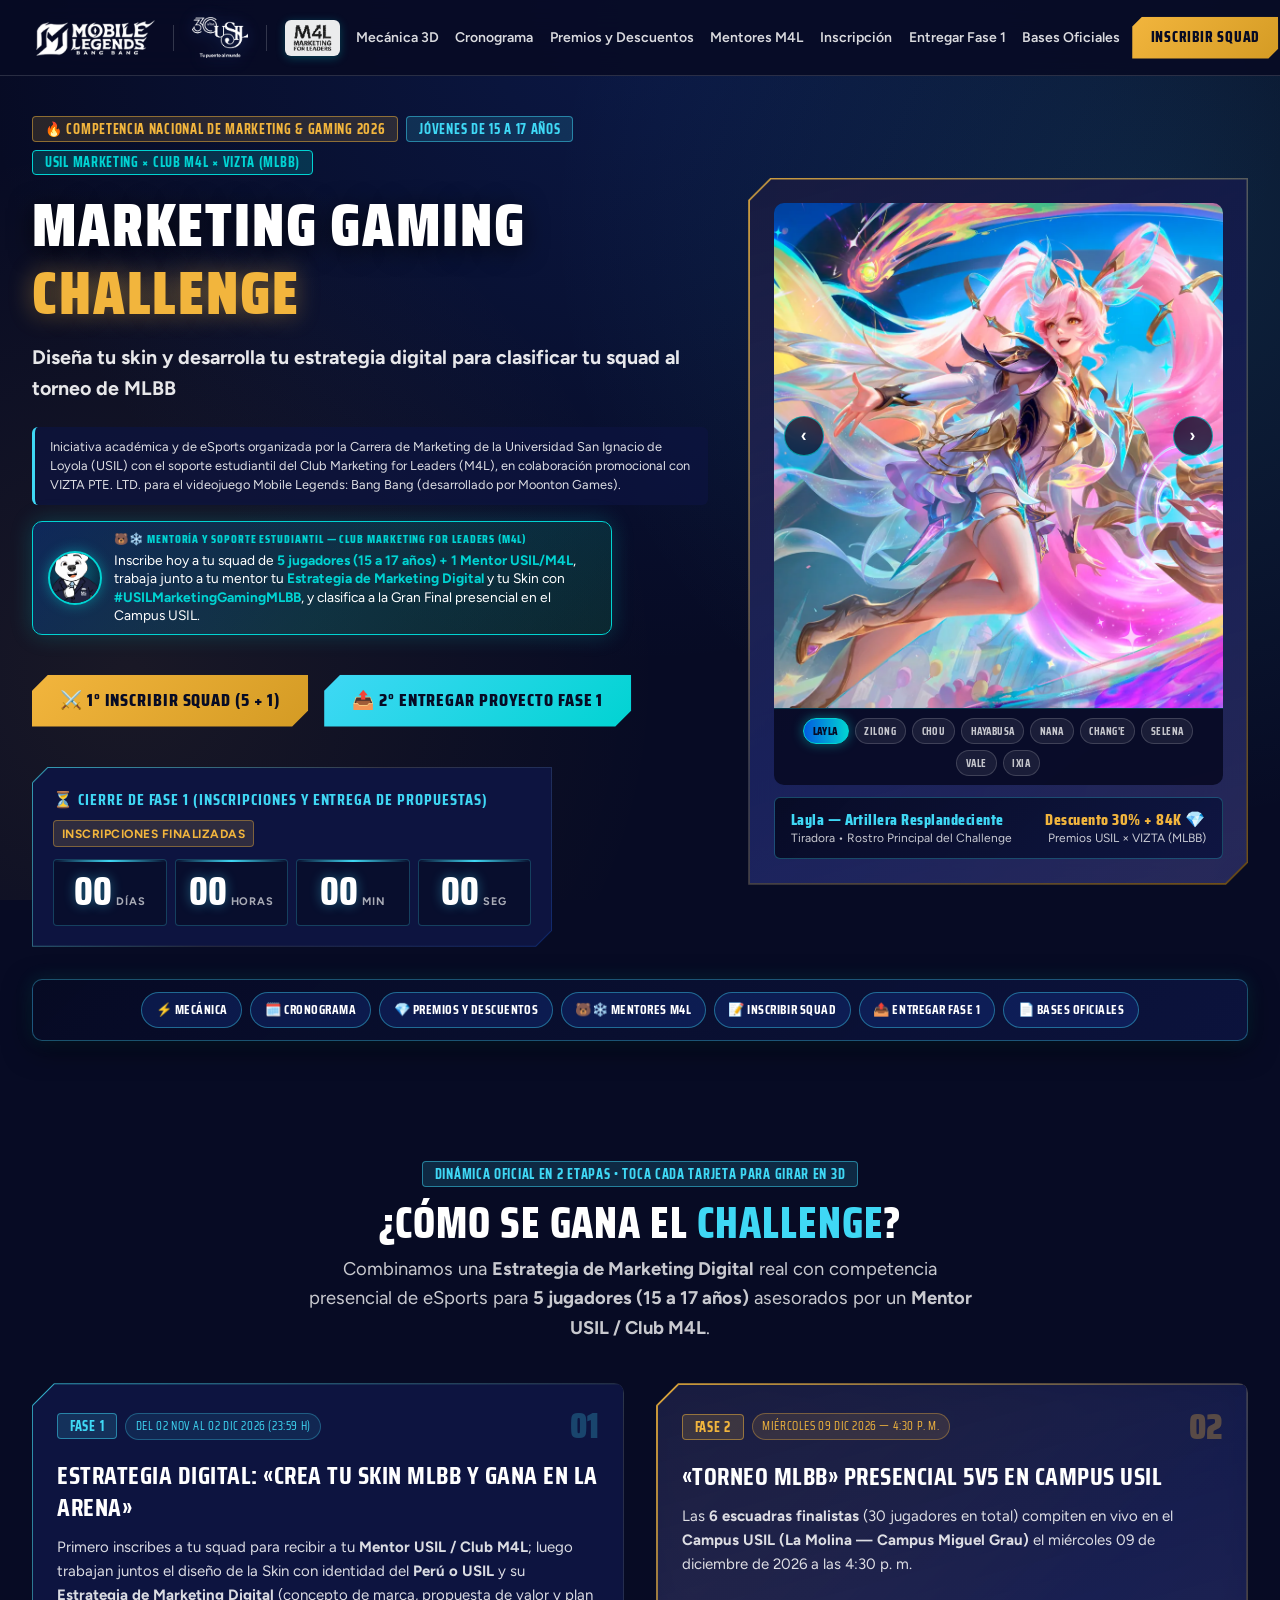
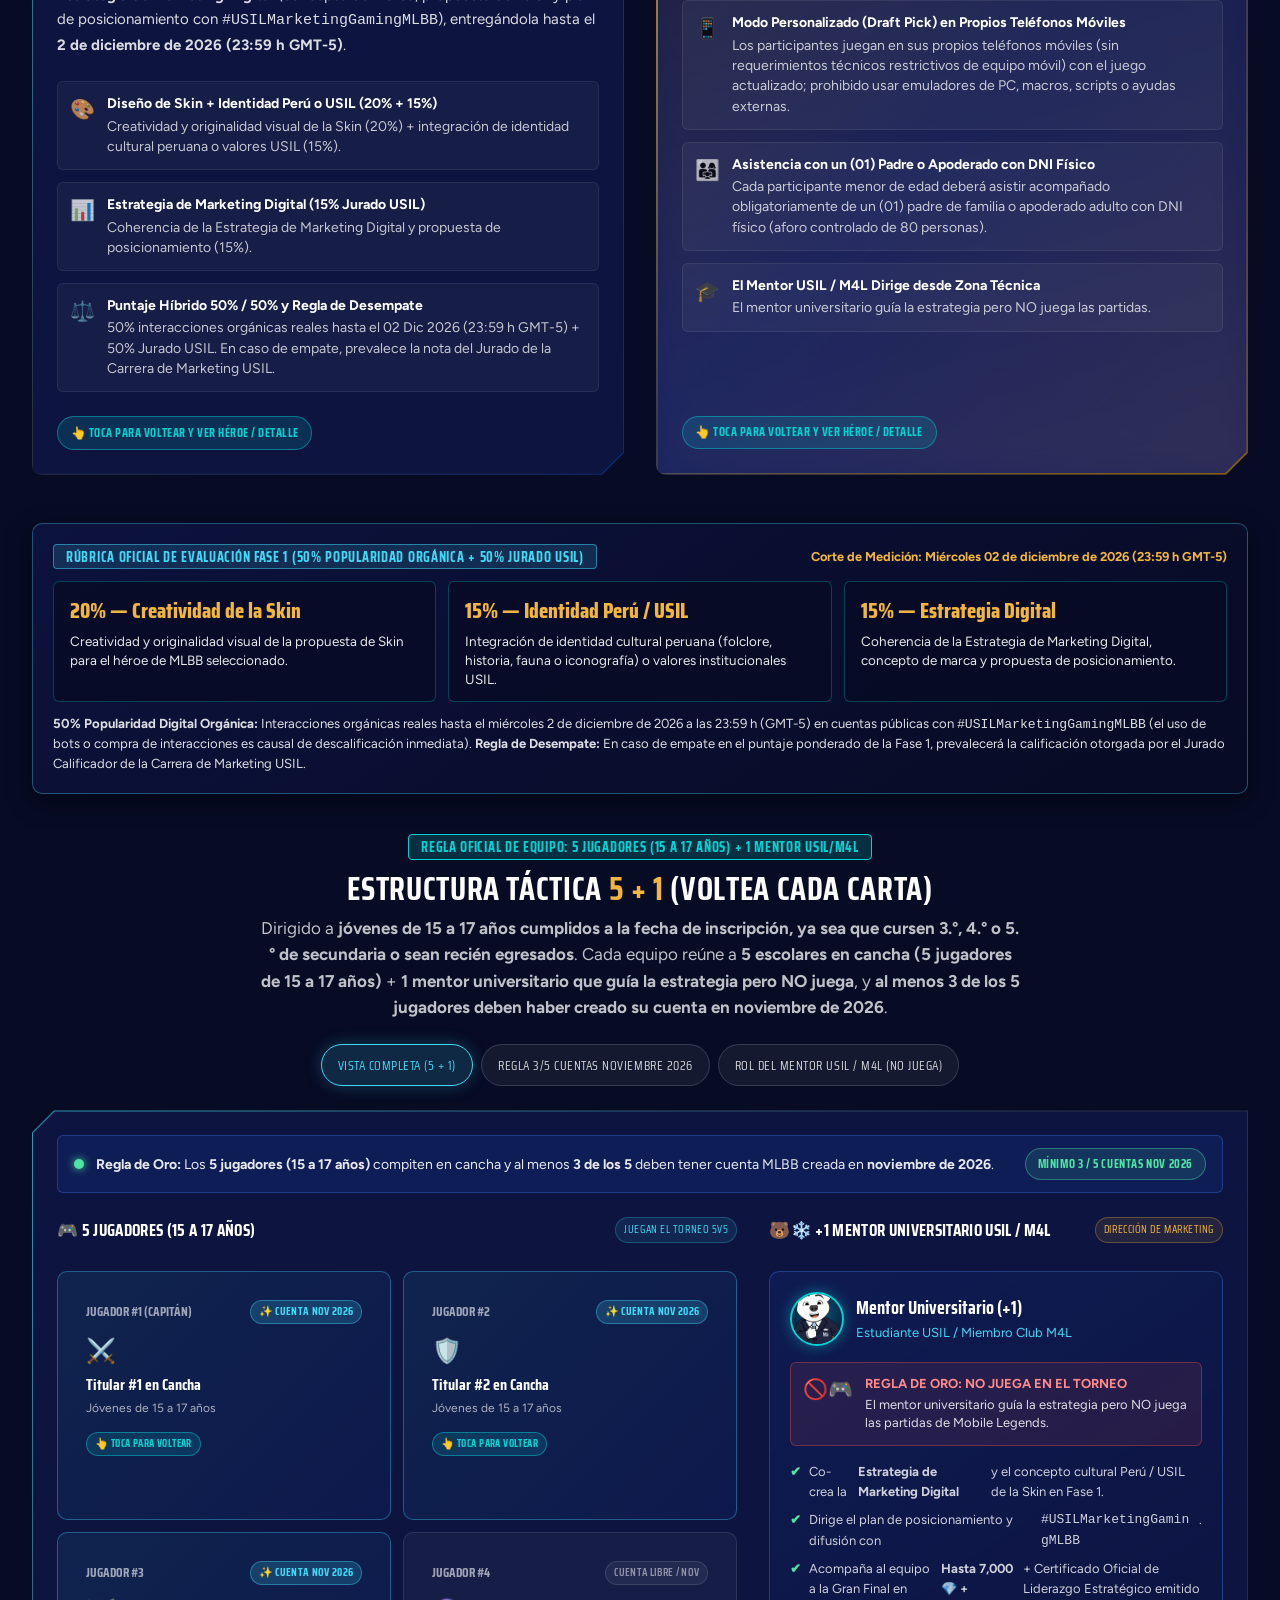
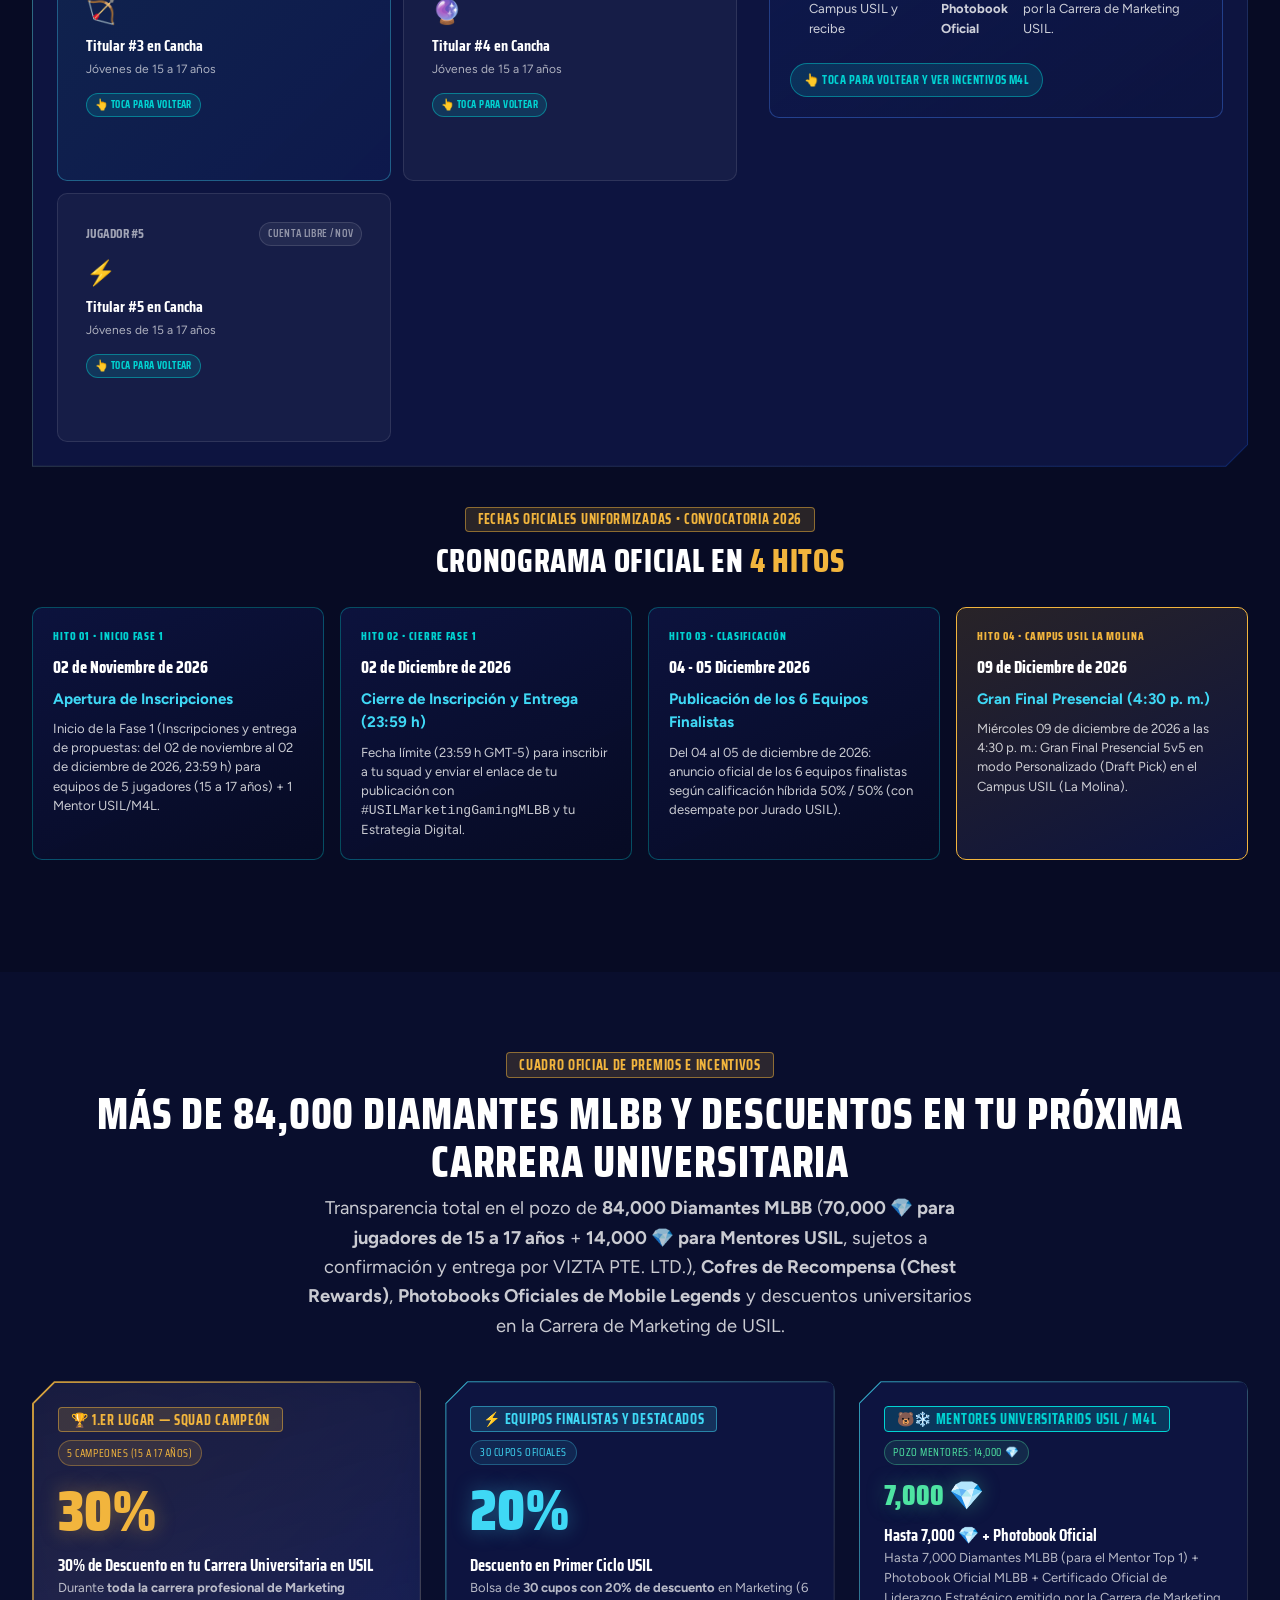
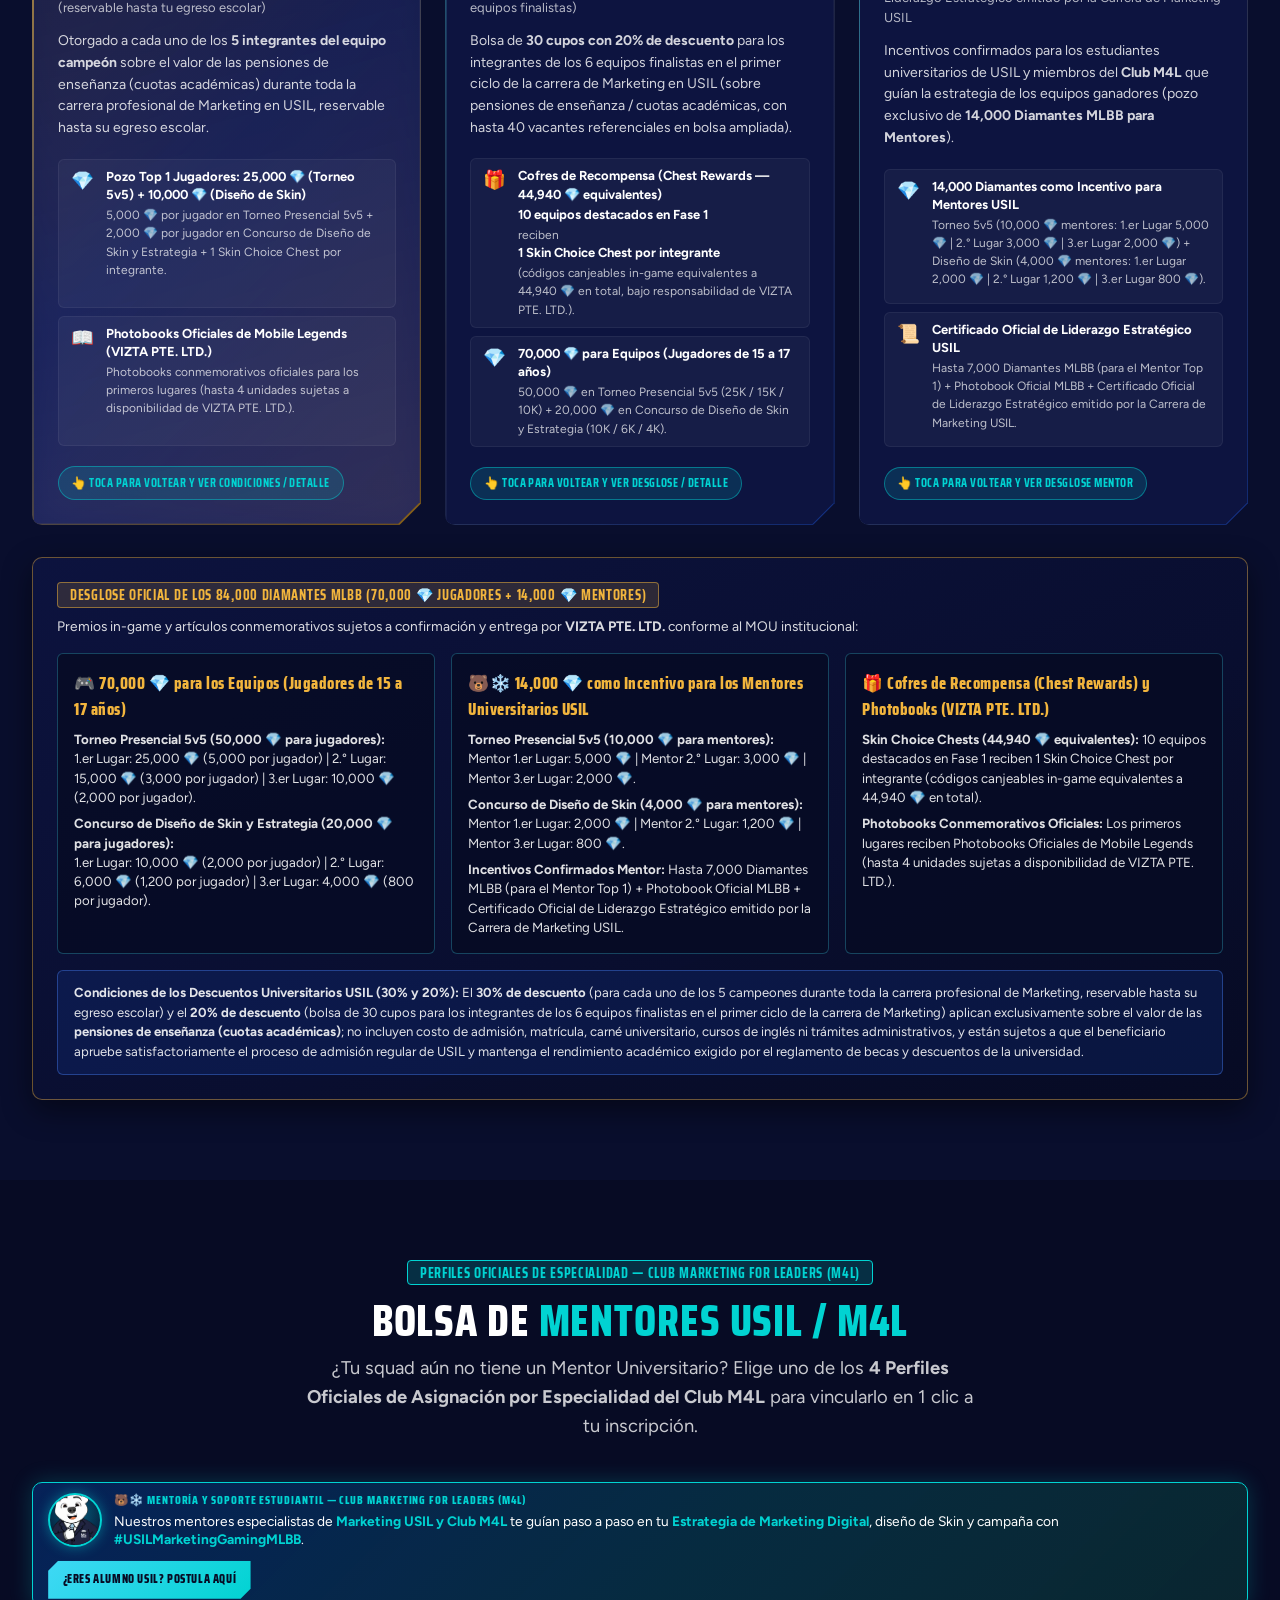
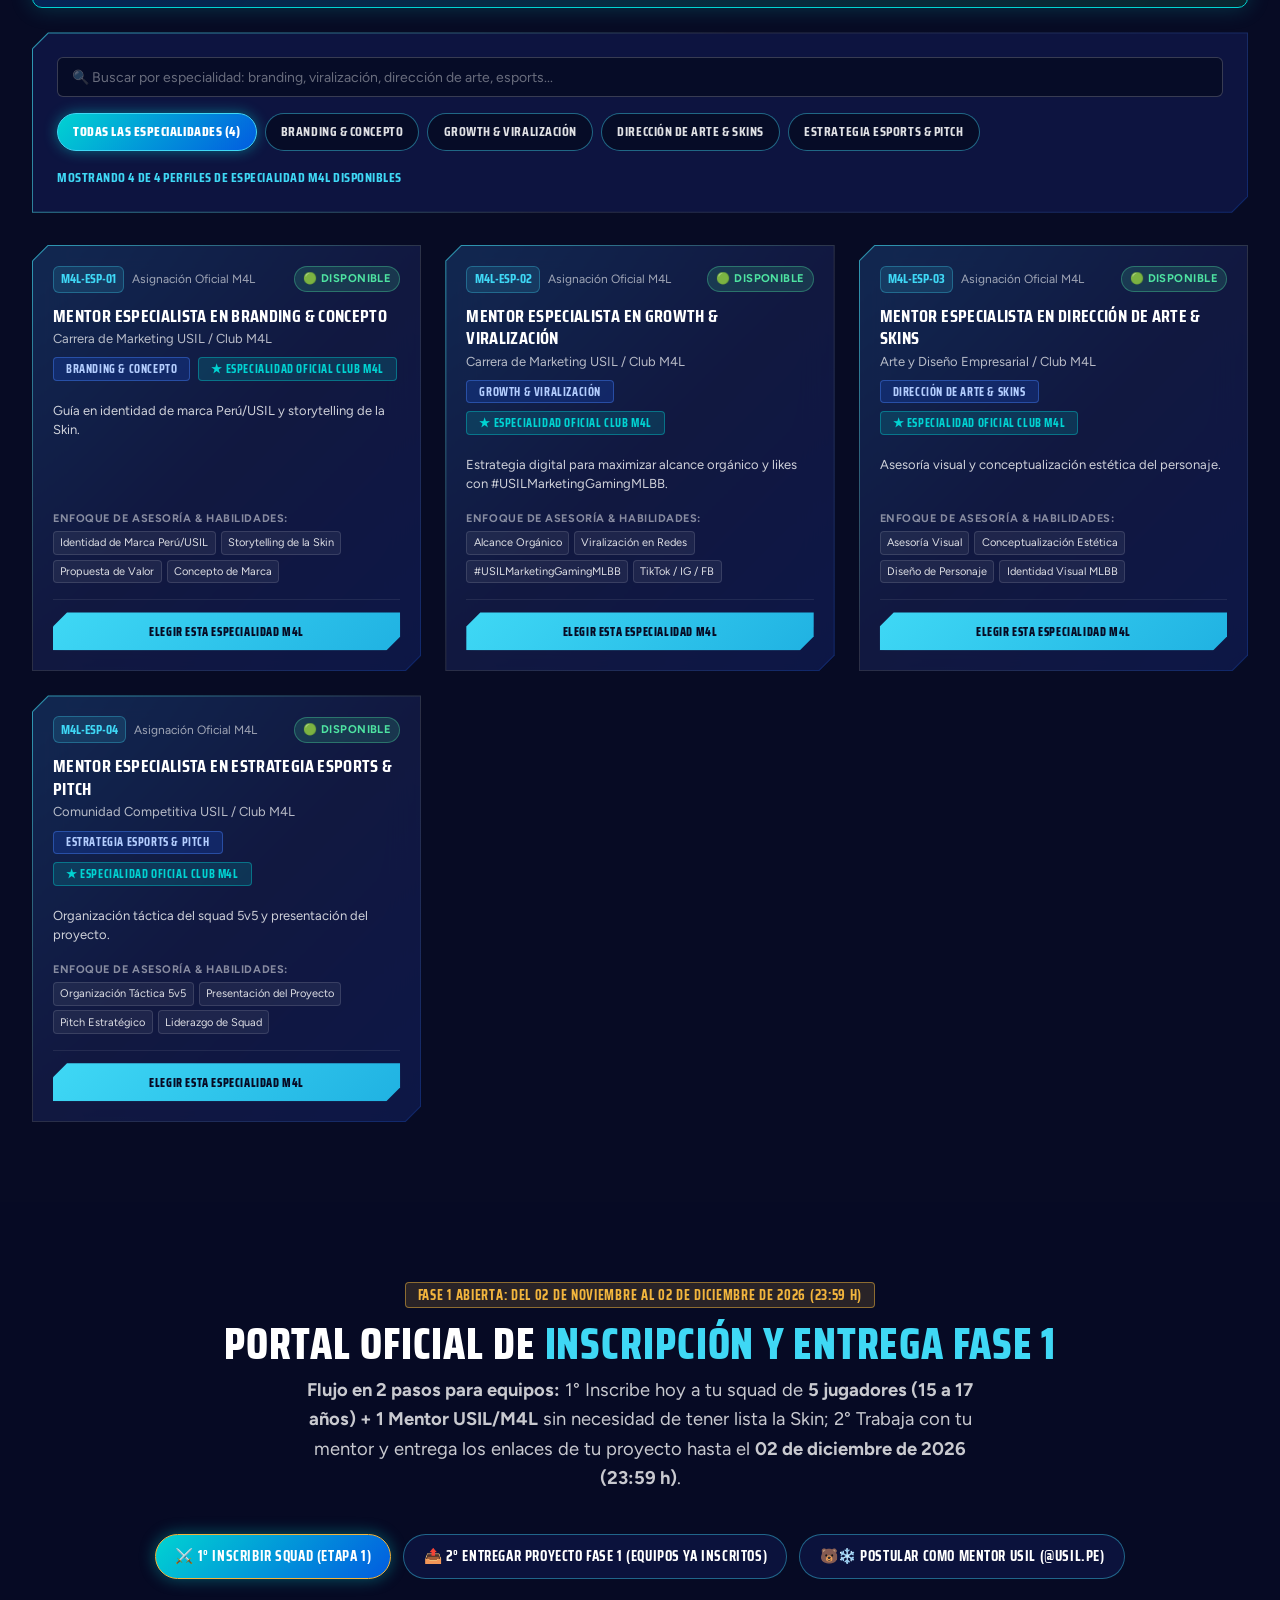
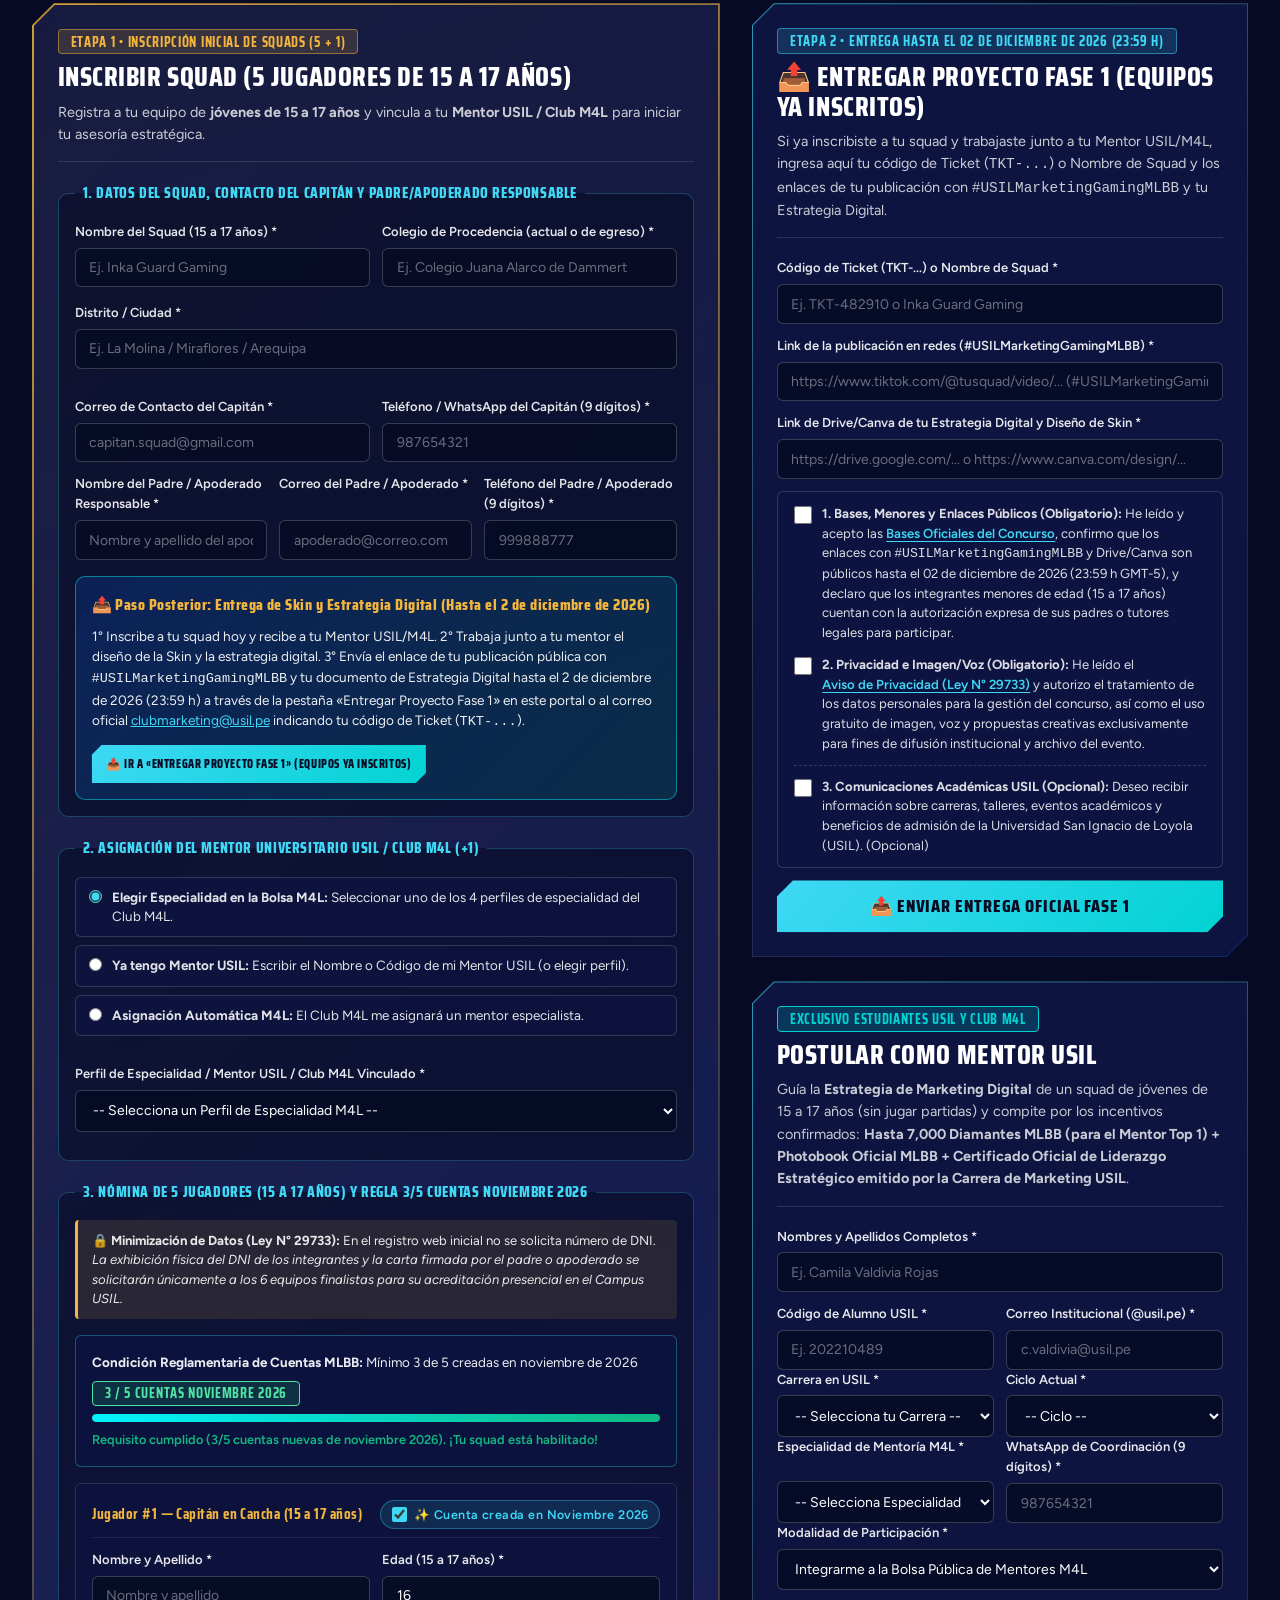
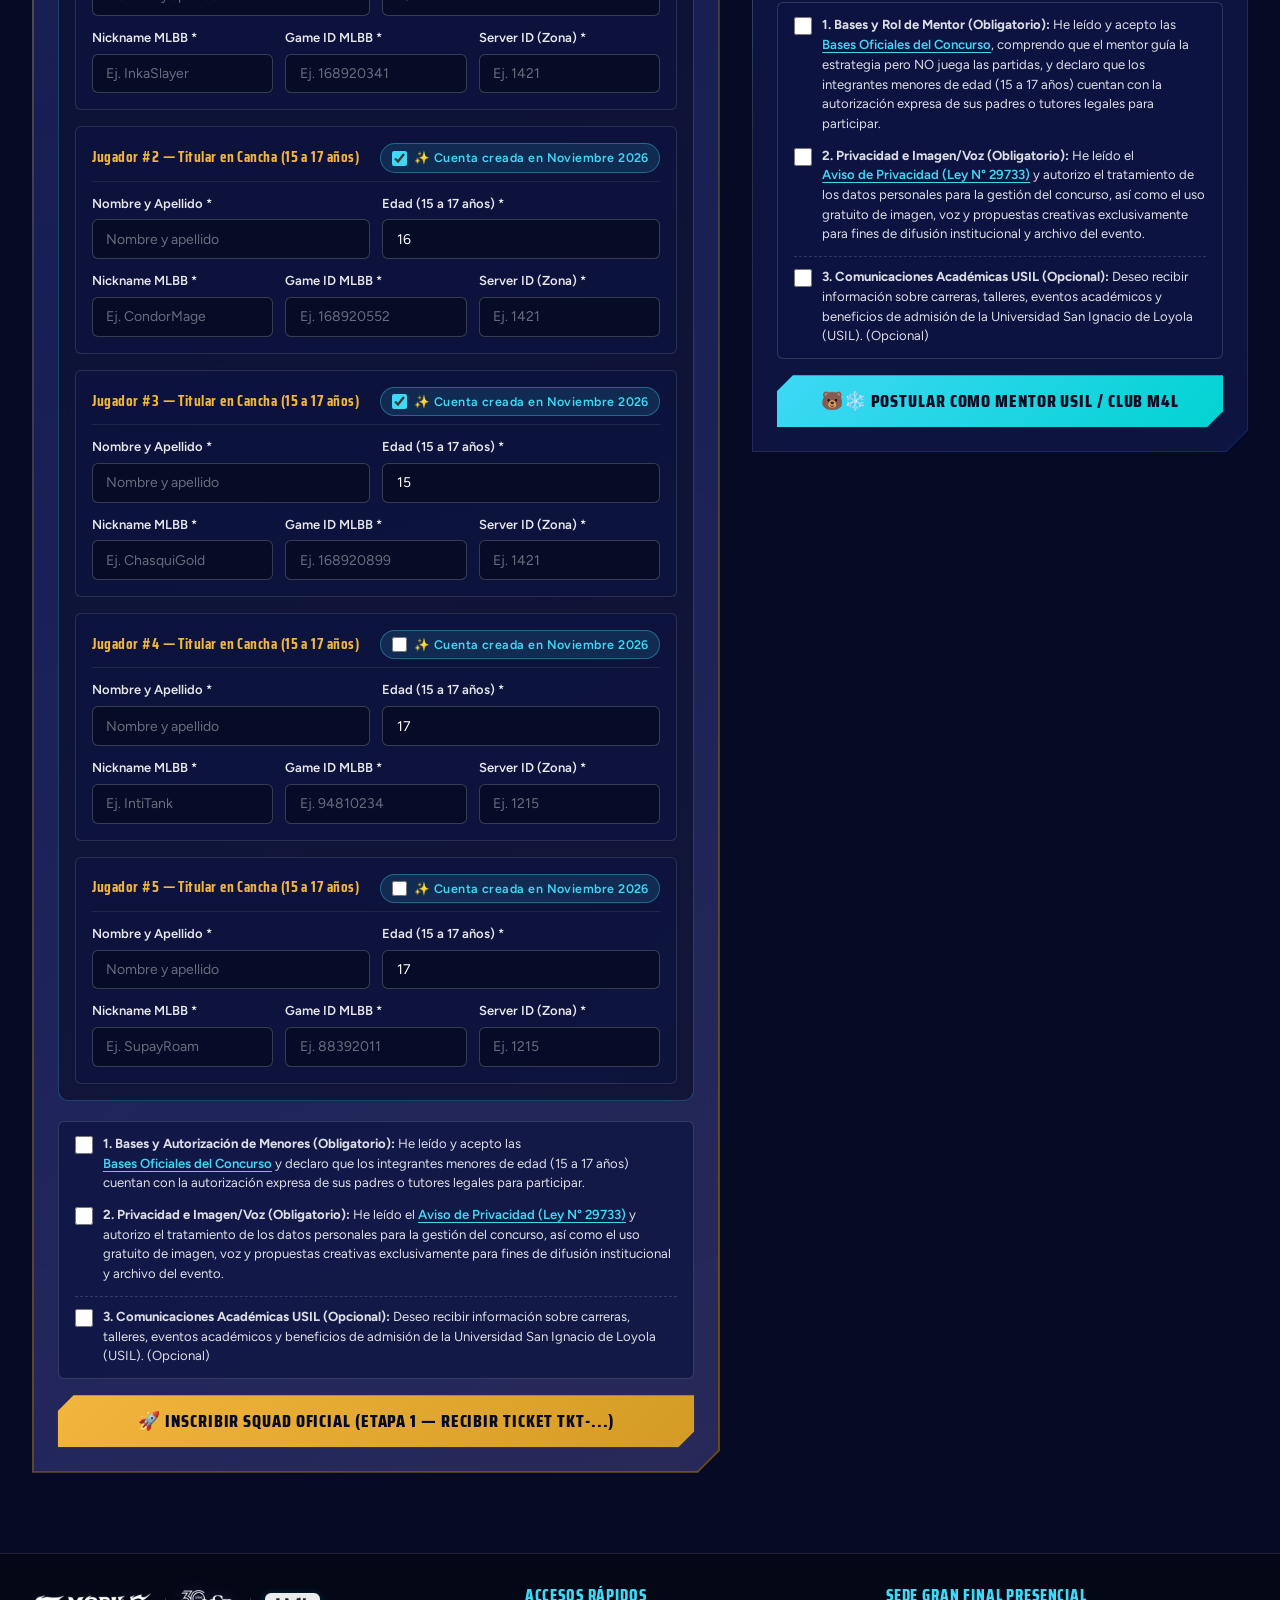
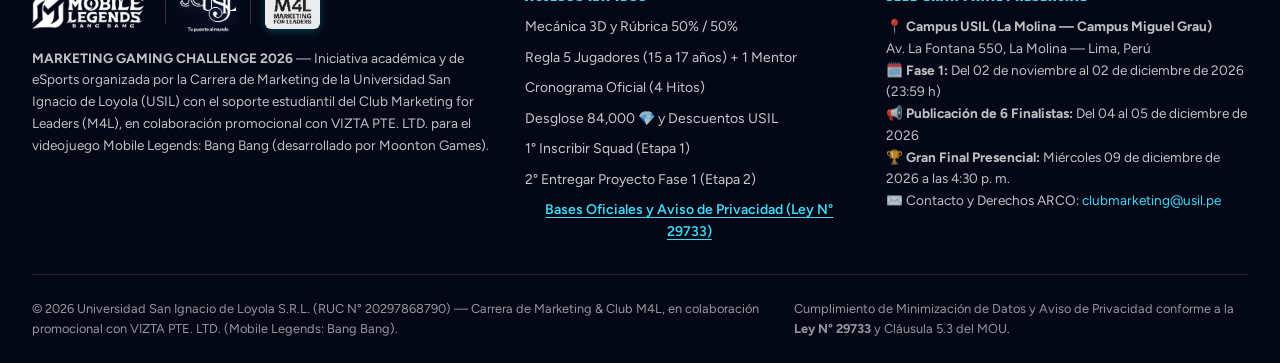
<file: index.html>
<!DOCTYPE html>
<html lang="es">
<head>
  <meta charset="UTF-8">
  <meta name="viewport" content="width=device-width, initial-scale=1.0">
  <title>MARKETING GAMING CHALLENGE 2026 | Carrera de Marketing USIL × Club M4L × Mobile Legends: Bang Bang</title>
  <meta name="description" content="Iniciativa académica y de eSports organizada por la Carrera de Marketing de la Universidad San Ignacio de Loyola (USIL) con el soporte estudiantil del Club Marketing for Leaders (M4L), en colaboración promocional con VIZTA PTE. LTD. para el videojuego Mobile Legends: Bang Bang (desarrollado por Moonton Games). Diseña tu skin y desarrolla tu estrategia digital para clasificar tu squad al torneo de MLBB.">

  <!-- Google Fonts: Saira Condensed (Display Esports) & Figtree (UI Body) -->
  <link rel="preconnect" href="https://fonts.googleapis.com">
  <link rel="preconnect" href="https://fonts.gstatic.com" crossorigin>
  <link href="https://fonts.googleapis.com/css2?family=Figtree:ital,wght@0,400;0,500;0,600;0,700;0,800;1,400&family=Saira+Condensed:wght@600;700;800;900&display=swap" rel="stylesheet">

  <!-- Modular Design System Stylesheets -->
  <link rel="stylesheet" href="css/tokens.css">
  <link rel="stylesheet" href="css/layout.css">
  <link rel="stylesheet" href="css/components.css">
  <link rel="stylesheet" href="css/animations.css">
</head>
<body>

  <!-- Accessibility Skip Link -->
  <a href="#main-content" class="skip-link">Saltar al contenido principal</a>

  <!-- ========================================================================
       STICKY HEADER: INICIATIVA USIL CARRERA DE MARKETING × CLUB M4L × MLBB
       Logos embebidos en Base64 para cero imágenes rotas en cualquier entorno
       ======================================================================== -->
  <header class="site-header" role="banner">
    <div class="container header-inner">
      
      <!-- Triple Co-Branding Lockup (Base64 Embedded — Clean Visual Lockup without Redundant Text) -->
      <div class="brand-lockup" aria-label="Iniciativa académica y de eSports organizada por la Carrera de Marketing de la Universidad San Ignacio de Loyola (USIL) con el soporte estudiantil del Club Marketing for Leaders (M4L), en colaboración promocional con VIZTA PTE. LTD. para el videojuego Mobile Legends: Bang Bang (desarrollado por Moonton Games).">
        <!-- Brand 1: Mobile Legends: Bang Bang -->
        <a href="#inicio" class="brand-item brand-mlbb" title="Mobile Legends: Bang Bang — Colaboración promocional con VIZTA PTE. LTD. (desarrollado por Moonton Games)">
          <img src="[data-uri]" data-asset-src="assets/logos/mlbb_anniversary_white.png" alt="Logo Oficial Mobile Legends: Bang Bang" width="130" height="40">
        </a>

        <span class="brand-divider" aria-hidden="true"></span>

        <!-- Brand 2: USIL Oficial (Sin texto redundante pegado a la derecha) -->
        <a href="#inicio" class="brand-item brand-usil brand-usil-30" title="Universidad San Ignacio de Loyola (USIL) — Carrera de Marketing">
          <img src="[data-uri]" data-asset-src="assets/logos/usil_logo_white.png" alt="Logo Oficial Universidad San Ignacio de Loyola USIL Marketing" width="57" height="42">
        </a>

        <span class="brand-divider" aria-hidden="true"></span>

        <!-- Brand 3: Club Marketing for Leaders (M4L) (Sin etiqueta redundante a la derecha) -->
        <a href="#bolsa-mentores" class="brand-item brand-m4l" title="Club Marketing for Leaders (M4L) — Soporte Estudiantil USIL">
          <img src="[data-uri]" data-asset-src="assets/m4l/m4l_badge.png" alt="Logo Club Marketing for Leaders M4L" width="44" height="34">
        </a>
      </div>

      <!-- Desktop Navigation Links -->
      <nav class="header-nav" aria-label="Navegación Principal">
        <a href="#mecanica" class="nav-link">Mecánica 3D</a>
        <a href="#cronograma-oficial" class="nav-link">Cronograma</a>
        <a href="#premios" class="nav-link">Premios y Descuentos</a>
        <a href="#bolsa-mentores" class="nav-link">Mentores M4L</a>
        <a href="#inscripcion" class="nav-link">Inscripción</a>
        <a href="#entrega-fase1" class="nav-link">Entregar Fase 1</a>
        <button type="button" class="nav-link" data-open-bases-modal style="background:none;border:none;cursor:pointer;">Bases Oficiales</button>
      </nav>

      <!-- Header Action CTA & Mobile Hamburger Toggle -->
      <div class="header-actions">
        <a href="#registro-escolar" class="btn btn-gold cut-corner-sm header-cta-desktop">
          <span>Inscribir Squad</span>
        </a>

        <button
          type="button"
          class="mobile-menu-toggle"
          id="mobileMenuToggle"
          aria-expanded="false"
          aria-controls="mobileNavDrawer"
          aria-label="Abrir menú de navegación"
        >
          <span class="hamburger-bar"></span>
          <span class="hamburger-bar"></span>
          <span class="hamburger-bar"></span>
        </button>
      </div>
    </div>

    <!-- Mobile Navigation Drawer -->
    <nav class="mobile-nav-drawer" id="mobileNavDrawer" aria-label="Menú Móvil">
      <div class="mobile-nav-links">
        <a href="#inicio" class="mobile-nav-link">Inicio</a>
        <a href="#mecanica" class="mobile-nav-link">Mecánica (Fase 1 y Fase 2)</a>
        <a href="#composicion-5-1" class="mobile-nav-link">Tu Equipo 5 + 1</a>
        <a href="#cronograma-oficial" class="mobile-nav-link">Cronograma Oficial (4 Hitos)</a>
        <a href="#premios" class="mobile-nav-link">Premios y Descuentos USIL</a>
        <a href="#bolsa-mentores" class="mobile-nav-link">Bolsa de Mentores M4L</a>
        <a href="#registro-escolar" class="mobile-nav-link">1° Inscribir Squad (5 jugadores 15 a 17 años)</a>
        <a href="#entrega-fase1" class="mobile-nav-link">2° Entregar Proyecto Fase 1 (Equipos inscritos)</a>
        <a href="#postulacion-mentores" class="mobile-nav-link">Postular como Mentor USIL</a>
      </div>
      <div class="mobile-nav-cta">
        <a href="#registro-escolar" class="btn btn-gold cut-corner-md" style="width: 100%;">
          Inscribir Squad (5 + 1)
        </a>
        <button type="button" class="btn btn-cyan cut-corner-md" data-open-bases-modal style="width: 100%;">
          Ver Bases Oficiales (PDF)
        </button>
      </div>
    </nav>
  </header>

  <!-- ========================================================================
       MAIN CONTENT CONTAINER
       ======================================================================== -->
  <main id="main-content">

    <!-- ======================================================================
         HERO SECTION: OSO POLAR M4L + CARRUSEL DE 9 HÉROES MLBB + QUICK JUMP
         ====================================================================== -->
    <section class="hero-section" id="inicio" aria-labelledby="hero-main-title" data-campaign-motto="Crea la skin, gana la arena">
      <div class="container hero-grid">
        
        <!-- Left Column: High-Impact Copy, M4L Polar Seal & Dual CTAs -->
        <div class="hero-content">
          <div class="hero-eyebrow-group">
            <span class="badge badge-gold">
              🔥 Competencia Nacional de Marketing &amp; Gaming 2026
            </span>
            <span class="badge badge-cyan">
              Jóvenes de 15 a 17 años
            </span>
            <span class="badge badge-m4l">
              USIL Marketing × Club M4L × VIZTA (MLBB)
            </span>
          </div>

          <h1 class="hero-title" id="hero-main-title">
            MARKETING GAMING <span class="title-highlight-gold">CHALLENGE</span>
          </h1>

          <p class="hero-subtitle">
            <strong>Diseña tu skin y desarrolla tu estrategia digital para clasificar tu squad al torneo de MLBB</strong>
          </p>

          <p class="mou-institutional-note">
            Iniciativa académica y de eSports organizada por la Carrera de Marketing de la Universidad San Ignacio de Loyola (USIL) con el soporte estudiantil del Club Marketing for Leaders (M4L), en colaboración promocional con VIZTA PTE. LTD. para el videojuego Mobile Legends: Bang Bang (desarrollado por Moonton Games).
          </p>

          <!-- Sello Institucional con Mascota Oso Polar M4L (Base64 Embedded) -->
          <div class="m4l-alliance-seal" role="region" aria-label="Mentoría y Soporte Estudiantil — Club Marketing for Leaders (M4L)">
            <img
              src="[data-uri]"
              data-asset-src="assets/m4l/polar_mascot.webp"
              alt="Mascota Oficial Oso Polar del Club Marketing for Leaders M4L"
              class="m4l-polar-avatar"
              width="54"
              height="54"
            >
            <div class="m4l-seal-copy">
              <span class="m4l-seal-kicker">🐻❄️ MENTORÍA Y SOPORTE ESTUDIANTIL — CLUB MARKETING FOR LEADERS (M4L)</span>
              <span class="m4l-seal-title">
                Inscribe hoy a tu squad de <strong>5 jugadores (15 a 17 años) + 1 Mentor USIL/M4L</strong>, trabaja junto a tu mentor tu <strong>Estrategia de Marketing Digital</strong> y tu Skin con <strong>#USILMarketingGamingMLBB</strong>, y clasifica a la Gran Final presencial en el Campus USIL.
              </span>
            </div>
          </div>

          <!-- Dual CTAs -->
          <div class="hero-cta-group">
            <a href="#registro-escolar" class="btn btn-gold cut-corner-md">
              ⚔️ 1° Inscribir Squad (5 + 1)
            </a>
            <a href="#entrega-fase1" class="btn btn-cyan cut-corner-md">
              📤 2° Entregar Proyecto Fase 1
            </a>
          </div>

          <!-- Live Countdown Clock to December 2, 2026 -->
          <div class="hero-countdown cut-border-wrap cut-corner-md" id="countdownContainer" data-deadline="2026-12-02T23:59:59-05:00">
            <div class="cut-inner">
              <div class="countdown-header">
                <span class="countdown-title">⏳ Cierre de Fase 1 (Inscripciones y Entrega de Propuestas)</span>
                <span class="countdown-badge" id="countdownStatusBadge">Cierra: 02 Dic 2026 (23:59 h)</span>
              </div>

              <div class="countdown-grid" role="timer" aria-live="polite">
                <div class="countdown-box">
                  <span class="countdown-num" data-cd-days>32</span>
                  <span class="countdown-unit">Días</span>
                </div>
                <div class="countdown-box">
                  <span class="countdown-num" data-cd-hours>06</span>
                  <span class="countdown-unit">Horas</span>
                </div>
                <div class="countdown-box">
                  <span class="countdown-num" data-cd-minutes>45</span>
                  <span class="countdown-unit">Min</span>
                </div>
                <div class="countdown-box">
                  <span class="countdown-num" data-cd-seconds>00</span>
                  <span class="countdown-unit">Seg</span>
                </div>
              </div>
            </div>
          </div>
        </div>

        <!-- Right Column: Interactive Hero Character Carousel (9 Official MLBB Heroes) -->
        <div class="hero-visual">
          <div class="hero-art-frame cut-border-wrap-gold cut-corner-lg">
            <div class="cut-inner">
              <div class="hero-carousel" id="heroCharacterCarousel" aria-roledescription="carousel" aria-label="Selector interactivo de Héroes de Mobile Legends: Bang Bang">
                
                <div class="hero-carousel-stage">
                  <!-- Slide 1: Layla -->
                  <div class="hero-carousel-slide is-active" data-hero-name="Layla — Artillera Resplandeciente" data-hero-role="Tiradora • Rostro Principal del Challenge">
                    <img src="assets/characters/layla_hero.webp" alt="Layla — Héroe principal de Mobile Legends: Bang Bang" width="560" height="620" fetchpriority="high">
                  </div>
                  <!-- Slide 2: Zilong -->
                  <div class="hero-carousel-slide" data-hero-name="Zilong — Héroe Lancero" data-hero-role="Combatiente / Asesino • Inspiración Skin Fase 1" aria-hidden="true">
                    <img src="assets/characters/skin_zilong_thumb.webp" alt="Zilong — Héroe de Mobile Legends: Bang Bang" width="560" height="620" loading="lazy">
                  </div>
                  <!-- Slide 3: Chou -->
                  <div class="hero-carousel-slide" data-hero-name="Chou — Maestro del Kung-Fu" data-hero-role="Combatiente • Arena competitiva 5v5" aria-hidden="true">
                    <img src="assets/characters/skin_chou_thumb.webp" alt="Chou — Héroe de Mobile Legends: Bang Bang" width="560" height="620" loading="lazy">
                  </div>
                  <!-- Slide 4: Hayabusa -->
                  <div class="hero-carousel-slide" data-hero-name="Hayabusa — Sombra Escarlata" data-hero-role="Asesino • Jungla de Alto Impacto" aria-hidden="true">
                    <img src="assets/characters/skin_hayabusa_thumb.webp" alt="Hayabusa — Héroe de Mobile Legends: Bang Bang" width="560" height="620" loading="lazy">
                  </div>
                  <!-- Slide 5: Nana -->
                  <div class="hero-carousel-slide" data-hero-name="Nana — Espíritu Felino" data-hero-role="Mago / Soporte • Creatividad de Skin" aria-hidden="true">
                    <img src="assets/characters/skin_nana_thumb.webp" alt="Nana — Héroe de Mobile Legends: Bang Bang" width="560" height="620" loading="lazy">
                  </div>
                  <!-- Slide 6: Chang'e -->
                  <div class="hero-carousel-slide" data-hero-name="Chang'e — Guardiana Lunar" data-hero-role="Mago • Control de Línea Media" aria-hidden="true">
                    <img src="assets/characters/skin_change_thumb.webp" alt="Chang'e — Héroe de Mobile Legends: Bang Bang" width="560" height="620" loading="lazy">
                  </div>
                  <!-- Slide 7: Selena -->
                  <div class="hero-carousel-slide" data-hero-name="Selena — Soberana Abisal" data-hero-role="Asesino / Mago • Emboscada Táctica" aria-hidden="true">
                    <img src="assets/characters/skin_selena_thumb.webp" alt="Selena — Héroe de Mobile Legends: Bang Bang" width="560" height="620" loading="lazy">
                  </div>
                  <!-- Slide 8: Vale -->
                  <div class="hero-carousel-slide" data-hero-name="Vale — Hechicero del Viento" data-hero-role="Mago • Poder Elemental" aria-hidden="true">
                    <img src="assets/characters/skin_vale_thumb.webp" alt="Vale — Héroe de Mobile Legends: Bang Bang" width="560" height="620" loading="lazy">
                  </div>
                  <!-- Slide 9: Ixia -->
                  <div class="hero-carousel-slide" data-hero-name="Ixia — Francotiradora Arcana" data-hero-role="Tiradora • Descarga de Equipo" aria-hidden="true">
                    <img src="assets/characters/skin_ixia_thumb.webp" alt="Ixia — Héroe de Mobile Legends: Bang Bang" width="560" height="620" loading="lazy">
                  </div>

                  <!-- Carousel Prev / Next Controls -->
                  <button type="button" class="hero-carousel-nav-btn hero-carousel-prev" id="heroCarouselPrev" aria-label="Héroe anterior">‹</button>
                  <button type="button" class="hero-carousel-nav-btn hero-carousel-next" id="heroCarouselNext" aria-label="Siguiente héroe">›</button>
                </div>

                <!-- Interactive Hero Selector Pills (9 Official MLBB Heroes) -->
                <div class="hero-carousel-dots" role="tablist" aria-label="Seleccionar héroe de Mobile Legends">
                  <button type="button" class="hero-carousel-dot is-active" role="tab" aria-selected="true">Layla</button>
                  <button type="button" class="hero-carousel-dot" role="tab" aria-selected="false">Zilong</button>
                  <button type="button" class="hero-carousel-dot" role="tab" aria-selected="false">Chou</button>
                  <button type="button" class="hero-carousel-dot" role="tab" aria-selected="false">Hayabusa</button>
                  <button type="button" class="hero-carousel-dot" role="tab" aria-selected="false">Nana</button>
                  <button type="button" class="hero-carousel-dot" role="tab" aria-selected="false">Chang'e</button>
                  <button type="button" class="hero-carousel-dot" role="tab" aria-selected="false">Selena</button>
                  <button type="button" class="hero-carousel-dot" role="tab" aria-selected="false">Vale</button>
                  <button type="button" class="hero-carousel-dot" role="tab" aria-selected="false">Ixia</button>
                </div>

              </div>

              <!-- Floating Telemetry & Active Hero Overlay -->
              <div class="hero-visual-overlay">
                <div class="hero-stat-pill">
                  <strong id="heroActiveCharacterName">Layla — Artillera Resplandeciente</strong>
                  <span id="heroActiveCharacterRole">Tiradora • Rostro Principal del Challenge</span>
                </div>
                <div class="hero-stat-pill" style="text-align: right;">
                  <strong>Descuento 30% + 84K 💎</strong>
                  <span>Premios USIL × VIZTA (MLBB)</span>
                </div>
              </div>
            </div>
          </div>
        </div>

      </div>

      <!-- Barra de Acceso Rápido (#quickJumpNav) Debajo del Hero (Mejora UX Móvil y Desktop) -->
      <div class="container quick-jump-wrap">
        <nav id="quickJumpNav" class="quick-jump-nav" aria-label="Accesos rápidos del Challenge">
          <a href="#mecanica" class="quick-jump-pill">⚡ Mecánica</a>
          <a href="#cronograma-oficial" class="quick-jump-pill">🗓️ Cronograma</a>
          <a href="#premios" class="quick-jump-pill">💎 Premios y Descuentos</a>
          <a href="#bolsa-mentores" class="quick-jump-pill">🐻❄️ Mentores M4L</a>
          <a href="#registro-escolar" class="quick-jump-pill">📝 Inscribir Squad</a>
          <a href="#entrega-fase1" class="quick-jump-pill">📤 Entregar Fase 1</a>
          <button type="button" class="quick-jump-pill" data-open-bases-modal>📄 Bases Oficiales</button>
        </nav>
      </div>
    </section>

    <!-- ======================================================================
         MECÁNICA DE 2 FASES (TARJETAS FLIP 3D INTERACTIVAS) + RÚBRICA 50/50 + REGLA 5 + 1
         ====================================================================== -->
    <section class="section-pad" id="mecanica" aria-labelledby="mecanica-heading">
      <div class="container">
        
        <div class="section-header">
          <div class="section-eyebrow">
            <span class="badge badge-cyan">Dinámica Oficial en 2 Etapas • Toca cada tarjeta para girar en 3D</span>
          </div>
          <h2 class="section-title" id="mecanica-heading">
            ¿CÓMO SE GANA EL <span style="color: var(--cyan);">CHALLENGE</span>?
          </h2>
          <p class="section-desc">
            Combinamos una <strong>Estrategia de Marketing Digital</strong> real con competencia presencial de eSports para <strong>5 jugadores (15 a 17 años)</strong> asesorados por un <strong>Mentor USIL / Club M4L</strong>.
          </p>
        </div>

        <!-- 2-Phase Interactive 3D Flip Cards Grid -->
        <div class="phases-grid">
          
          <!-- FASE 1: 3D FLIP CARD -->
          <div class="flip-card-3d" tabindex="0" role="button" aria-pressed="false" aria-label="Tarjeta 3D Fase 1: Crea tu Skin MLBB y Gana en la Arena. Toca para voltear.">
            <div class="flip-card-inner">
              
              <!-- Front Face -->
              <article class="flip-card-face flip-card-front phase-card cut-border-wrap cut-corner-lg">
                <div class="cut-inner">
                  <div class="phase-header">
                    <div class="phase-badge-lockup">
                      <span class="badge badge-cyan">Fase 1</span>
                      <span class="phase-timeline-tag">Del 02 Nov al 02 Dic 2026 (23:59 h)</span>
                    </div>
                    <span class="phase-number-indicator" aria-hidden="true">01</span>
                  </div>

                  <h3 class="phase-title">
                    Estrategia Digital: «Crea tu Skin MLBB y Gana en la Arena»
                  </h3>

                  <p class="phase-desc">
                    Primero inscribes a tu squad para recibir a tu <strong>Mentor USIL / Club M4L</strong>; luego trabajan juntos el diseño de la Skin con identidad del <strong>Perú o USIL</strong> y su <strong>Estrategia de Marketing Digital</strong> (concepto de marca, propuesta de valor y plan de posicionamiento con <code>#USILMarketingGamingMLBB</code>), entregándola hasta el <strong>2 de diciembre de 2026 (23:59 h GMT-5)</strong>.
                  </p>

                  <div class="phase-deliverables-list">
                    <div class="deliverable-item">
                      <span class="deliv-icon" aria-hidden="true">🎨</span>
                      <div>
                        <strong>Diseño de Skin + Identidad Perú o USIL (20% + 15%)</strong>
                        <span>Creatividad y originalidad visual de la Skin (20%) + integración de identidad cultural peruana o valores USIL (15%).</span>
                      </div>
                    </div>
                    <div class="deliverable-item">
                      <span class="deliv-icon" aria-hidden="true">📊</span>
                      <div>
                        <strong>Estrategia de Marketing Digital (15% Jurado USIL)</strong>
                        <span>Coherencia de la Estrategia de Marketing Digital y propuesta de posicionamiento (15%).</span>
                      </div>
                    </div>
                    <div class="deliverable-item">
                      <span class="deliv-icon" aria-hidden="true">⚖️</span>
                      <div>
                        <strong>Puntaje Híbrido 50% / 50% y Regla de Desempate</strong>
                        <span>50% interacciones orgánicas reales hasta el 02 Dic 2026 (23:59 h GMT-5) + 50% Jurado USIL. En caso de empate, prevalece la nota del Jurado de la Carrera de Marketing USIL.</span>
                      </div>
                    </div>
                  </div>

                  <div class="flip-cta-pill">👆 Toca para voltear y ver Héroe / Detalle</div>
                </div>
              </article>

              <!-- Back Face -->
              <div class="flip-card-face flip-card-back" style="background-image: url('assets/characters/skin_zilong_thumb.webp');">
                <div class="flip-card-back-content">
                  <span class="badge badge-cyan">Héroe Inspiración Fase 1 • Zilong</span>
                  <h3 class="phase-title" style="margin-bottom:0.25rem;">Metodología 50% / 50% — Fase 1</h3>
                  <ul class="flip-back-bullets">
                    <li><span>✔</span> <span><strong>Periodo de medición Fase 1:</strong> Interacciones orgánicas reales desde la publicación hasta el <strong>miércoles 2 de diciembre de 2026 a las 23:59 h (GMT-5)</strong> en cuentas públicas con <strong>#USILMarketingGamingMLBB</strong>. El uso de bots o compra de interacciones es causal de descalificación inmediata.</span></li>
                    <li><span>✔</span> <span><strong>Rúbrica del 50% Jurado USIL:</strong> (1) Creatividad y originalidad visual de la Skin (20%), (2) Integración de identidad cultural peruana o valores USIL (15%), (3) Coherencia de la Estrategia de Marketing Digital y propuesta de posicionamiento (15%).</span></li>
                    <li><span>✔</span> <span><strong>Regla de Desempate:</strong> En caso de empate en el puntaje ponderado de la Fase 1, prevalecerá la calificación otorgada por el Jurado Calificador de la Carrera de Marketing USIL.</span></li>
                    <li><span>✔</span> <span><strong>Recompensas Fase 1:</strong> 20,000 💎 para jugadores + 4,000 💎 para mentores + 10 equipos destacados reciben 1 Skin Choice Chest por integrante (equivalentes a 44,940 💎 en total).</span></li>
                  </ul>
                  <div class="flip-cta-pill">🔄 Toca para volver al frente</div>
                </div>
              </div>

            </div>
          </div>

          <!-- FASE 2: 3D FLIP CARD -->
          <div class="flip-card-3d" tabindex="0" role="button" aria-pressed="false" aria-label="Tarjeta 3D Fase 2: Torneo MLBB Presencial en Campus USIL. Toca para voltear.">
            <div class="flip-card-inner">
              
              <!-- Front Face -->
              <article class="flip-card-face flip-card-front phase-card cut-border-wrap-gold cut-corner-lg">
                <div class="cut-inner">
                  <div class="phase-header">
                    <div class="phase-badge-lockup">
                      <span class="badge badge-gold">Fase 2</span>
                      <span class="phase-timeline-tag phase-gold-tag">Miércoles 09 Dic 2026 — 4:30 p. m.</span>
                    </div>
                    <span class="phase-number-indicator phase-gold-num" aria-hidden="true">02</span>
                  </div>

                  <h3 class="phase-title">
                    «Torneo MLBB» Presencial 5v5 en Campus USIL
                  </h3>

                  <p class="phase-desc">
                    Las <strong>6 escuadras finalistas</strong> (30 jugadores en total) compiten en vivo en el <strong>Campus USIL (La Molina — Campus Miguel Grau)</strong> el miércoles 09 de diciembre de 2026 a las 4:30 p. m.
                  </p>

                  <div class="phase-deliverables-list">
                    <div class="deliverable-item">
                      <span class="deliv-icon" aria-hidden="true">📱</span>
                      <div>
                        <strong>Modo Personalizado (Draft Pick) en Propios Teléfonos Móviles</strong>
                        <span>Los participantes juegan en sus propios teléfonos móviles (sin requerimientos técnicos restrictivos de equipo móvil) con el juego actualizado; prohibido usar emuladores de PC, macros, scripts o ayudas externas.</span>
                      </div>
                    </div>
                    <div class="deliverable-item">
                      <span class="deliv-icon" aria-hidden="true">👨‍👩‍👧</span>
                      <div>
                        <strong>Asistencia con un (01) Padre o Apoderado con DNI Físico</strong>
                        <span>Cada participante menor de edad deberá asistir acompañado obligatoriamente de un (01) padre de familia o apoderado adulto con DNI físico (aforo controlado de 80 personas).</span>
                      </div>
                    </div>
                    <div class="deliverable-item">
                      <span class="deliv-icon" aria-hidden="true">🎓</span>
                      <div>
                        <strong>El Mentor USIL / M4L Dirige desde Zona Técnica</strong>
                        <span>El mentor universitario guía la estrategia pero NO juega las partidas.</span>
                      </div>
                    </div>
                  </div>

                  <div class="flip-cta-pill">👆 Toca para voltear y ver Héroe / Detalle</div>
                </div>
              </article>

              <!-- Back Face -->
              <div class="flip-card-face flip-card-back" style="background-image: url('assets/characters/skin_chou_thumb.webp'); border-color: var(--gold);">
                <div class="flip-card-back-content">
                  <span class="badge badge-gold">Héroe de Arena Fase 2 • Chou</span>
                  <h3 class="phase-title" style="margin-bottom:0.25rem;">Reglas Técnicas de la Gran Final Presencial</h3>
                  <ul class="flip-back-bullets">
                    <li><span>⚡</span> <span><strong>Clasificados:</strong> 6 equipos finalistas publicados del 04 al 05 de diciembre de 2026.</span></li>
                    <li><span>⚡</span> <span><strong>Modo Personalizado (Draft Pick / Selección de Torneo):</strong> Partidas 5v5 en los propios teléfonos móviles de los participantes con el juego actualizado. Prohibido el uso de emuladores de PC, macros, scripts o ayudas externas.</span></li>
                    <li><span>⚡</span> <span><strong>Acreditación Presencial (09 Dic, 4:30 p. m., Campus USIL La Molina):</strong> Cada menor asiste acompañado por un (01) padre o apoderado adulto con DNI físico y carta firmada (aforo controlado de 80 personas).</span></li>
                    <li><span>⚡</span> <span><strong>Pozo Torneo 5v5:</strong> 50,000 💎 para jugadores + 10,000 💎 para mentores + 30% de Descuento en tu Carrera Universitaria en USIL para los 5 campeones.</span></li>
                  </ul>
                  <div class="flip-cta-pill">🔄 Toca para volver al frente</div>
                </div>
              </div>

            </div>
          </div>

        </div>

        <!-- Desglose Visual de la Metodología 50% / 50%, Rúbrica y Desempate -->
        <div class="rubric-breakdown-box" aria-label="Metodología de Evaluación 50% / 50% y Regla de Desempate">
          <div style="display:flex;justify-content:space-between;align-items:center;flex-wrap:wrap;gap:0.5rem;">
            <span class="badge badge-cyan">Rúbrica Oficial de Evaluación Fase 1 (50% Popularidad Orgánica + 50% Jurado USIL)</span>
            <span style="font-size:0.8rem;color:var(--gold);font-weight:700;">Corte de Medición: Miércoles 02 de diciembre de 2026 (23:59 h GMT-5)</span>
          </div>
          <div class="rubric-grid">
            <div class="rubric-item">
              <span class="rubric-pct">20% — Creatividad de la Skin</span>
              <span class="rubric-label">Creatividad y originalidad visual de la propuesta de Skin para el héroe de MLBB seleccionado.</span>
            </div>
            <div class="rubric-item">
              <span class="rubric-pct">15% — Identidad Perú / USIL</span>
              <span class="rubric-label">Integración de identidad cultural peruana (folclore, historia, fauna o iconografía) o valores institucionales USIL.</span>
            </div>
            <div class="rubric-item">
              <span class="rubric-pct">15% — Estrategia Digital</span>
              <span class="rubric-label">Coherencia de la Estrategia de Marketing Digital, concepto de marca y propuesta de posicionamiento.</span>
            </div>
          </div>
          <p style="font-size:0.82rem;color:rgba(255,255,255,0.86);margin:0.75rem 0 0 0;line-height:1.48;">
            <strong>50% Popularidad Digital Orgánica:</strong> Interacciones orgánicas reales hasta el miércoles 2 de diciembre de 2026 a las 23:59 h (GMT-5) en cuentas públicas con <code>#USILMarketingGamingMLBB</code> (el uso de bots o compra de interacciones es causal de descalificación inmediata). <strong>Regla de Desempate:</strong> En caso de empate en el puntaje ponderado de la Fase 1, prevalecerá la calificación otorgada por el Jurado Calificador de la Carrera de Marketing USIL.
          </p>
        </div>

        <!-- ==================================================================
             5+1 TEAM COMPOSITION VISUALIZER (CON TARJETAS FLIP 3D POR ROL)
             ================================================================== -->
        <div class="team-visualizer-section" id="composicion-5-1">
          <div class="team-visualizer-header">
            <div class="visualizer-badge-wrap">
              <span class="badge badge-m4l">Regla Oficial de Equipo: 5 Jugadores (15 a 17 años) + 1 Mentor USIL/M4L</span>
            </div>
            <h3 class="team-visualizer-title">
              ESTRUCTURA TÁCTICA <span style="color: var(--gold);">5 + 1</span> (VOLTEA CADA CARTA)
            </h3>
            <!-- ÚNICA mención completa de elegibilidad de 15 a 17 años en toda la web (Directiva 3) -->
            <p class="team-visualizer-subtitle">
              Dirigido a <strong>jóvenes de 15 a 17 años cumplidos a la fecha de inscripción, ya sea que cursen 3.°, 4.° o 5.° de secundaria o sean recién egresados</strong>. Cada equipo reúne a <strong>5 escolares en cancha (5 jugadores de 15 a 17 años)</strong> + <strong>1 mentor universitario que guía la estrategia pero NO juega</strong>, y <strong>al menos 3 de los 5 jugadores deben haber creado su cuenta en noviembre de 2026</strong>.
            </p>
          </div>

          <!-- Interactive Filter Tabs for Visualizer -->
          <div class="visualizer-tabs-nav" role="tablist" aria-label="Explorar reglas de composición de equipo">
            <button type="button" class="visualizer-tab-btn is-active" data-vis-filter="all" role="tab" aria-selected="true">
              Vista Completa (5 + 1)
            </button>
            <button type="button" class="visualizer-tab-btn" data-vis-filter="nov2026" role="tab" aria-selected="false">
              Regla 3/5 Cuentas Noviembre 2026
            </button>
            <button type="button" class="visualizer-tab-btn" data-vis-filter="mentor" role="tab" aria-selected="false">
              Rol del Mentor USIL / M4L (No Juega)
            </button>
          </div>

          <div class="tactical-board cut-border-wrap cut-corner-lg">
            <div class="cut-inner tactical-board-inner">
              
              <div class="tactical-status-strip">
                <div class="status-indicator-block">
                  <span class="status-dot"></span>
                  <span id="visualizerStatusMessage">
                    <strong>Regla de Oro:</strong> Los <strong>5 jugadores (15 a 17 años)</strong> compiten en cancha y al menos <strong>3 de los 5</strong> deben tener cuenta MLBB creada en <strong>noviembre de 2026</strong>.
                  </span>
                </div>
                <div class="status-counter-badge">
                  Mínimo 3 / 5 Cuentas Nov 2026
                </div>
              </div>

              <div class="tactical-grid-layout">
                
                <!-- Left Zone: 5 Players on the Arena (3D Flip Cards) -->
                <div class="players-arena-zone">
                  <div class="zone-header">
                    <h4 class="zone-title">🎮 5 Jugadores (15 a 17 años)</h4>
                    <span class="zone-tag">Juegan el Torneo 5v5</span>
                  </div>

                  <div class="player-slots-grid">
                    <!-- Slot 1 -->
                    <div class="flip-card-3d flip-card-compact player-slot-card nov-active" data-slot-type="nov2026" tabindex="0" role="button" aria-pressed="false">
                      <div class="flip-card-inner">
                        <div class="flip-card-face flip-card-front" style="padding:var(--sp-3);">
                          <div class="slot-badge-row">
                            <span class="slot-num">JUGADOR #1 (CAPITÁN)</span>
                            <span class="slot-nov-badge">✨ Cuenta Nov 2026</span>
                          </div>
                          <div class="slot-role-icon" aria-hidden="true">⚔️</div>
                          <div class="slot-name">Titular #1 en Cancha</div>
                          <div class="slot-req">Jóvenes de 15 a 17 años</div>
                          <div class="flip-cta-pill" style="font-size:0.65rem;padding:0.2rem 0.5rem;margin-top:0.35rem;">👆 Toca para voltear</div>
                        </div>
                        <div class="flip-card-face flip-card-back" style="background-image:url('assets/characters/skin_hayabusa_thumb.webp');padding:var(--sp-3);">
                          <div class="flip-card-back-content">
                            <span class="slot-nov-badge">Hayabusa • Capitán</span>
                            <p style="font-size:0.76rem;color:#fff;margin:0;">Lidera a los 5 jugadores (15 a 17 años), coordina con el Mentor USIL y registra cuenta nueva de <strong>noviembre de 2026</strong> (1/3).</p>
                          </div>
                        </div>
                      </div>
                    </div>

                    <!-- Slot 2 -->
                    <div class="flip-card-3d flip-card-compact player-slot-card nov-active" data-slot-type="nov2026" tabindex="0" role="button" aria-pressed="false">
                      <div class="flip-card-inner">
                        <div class="flip-card-face flip-card-front" style="padding:var(--sp-3);">
                          <div class="slot-badge-row">
                            <span class="slot-num">JUGADOR #2</span>
                            <span class="slot-nov-badge">✨ Cuenta Nov 2026</span>
                          </div>
                          <div class="slot-role-icon" aria-hidden="true">🛡️</div>
                          <div class="slot-name">Titular #2 en Cancha</div>
                          <div class="slot-req">Jóvenes de 15 a 17 años</div>
                          <div class="flip-cta-pill" style="font-size:0.65rem;padding:0.2rem 0.5rem;margin-top:0.35rem;">👆 Toca para voltear</div>
                        </div>
                        <div class="flip-card-face flip-card-back" style="background-image:url('assets/characters/skin_nana_thumb.webp');padding:var(--sp-3);">
                          <div class="flip-card-back-content">
                            <span class="slot-nov-badge">Nana • Soporte / Mago</span>
                            <p style="font-size:0.76rem;color:#fff;margin:0;">Impulsa la difusión de la Skin en redes y compite con cuenta nueva de <strong>noviembre de 2026</strong> (2/3).</p>
                          </div>
                        </div>
                      </div>
                    </div>

                    <!-- Slot 3 -->
                    <div class="flip-card-3d flip-card-compact player-slot-card nov-active" data-slot-type="nov2026" tabindex="0" role="button" aria-pressed="false">
                      <div class="flip-card-inner">
                        <div class="flip-card-face flip-card-front" style="padding:var(--sp-3);">
                          <div class="slot-badge-row">
                            <span class="slot-num">JUGADOR #3</span>
                            <span class="slot-nov-badge">✨ Cuenta Nov 2026</span>
                          </div>
                          <div class="slot-role-icon" aria-hidden="true">🏹</div>
                          <div class="slot-name">Titular #3 en Cancha</div>
                          <div class="slot-req">Jóvenes de 15 a 17 años</div>
                          <div class="flip-cta-pill" style="font-size:0.65rem;padding:0.2rem 0.5rem;margin-top:0.35rem;">👆 Toca para voltear</div>
                        </div>
                        <div class="flip-card-face flip-card-back" style="background-image:url('assets/characters/skin_change_thumb.webp');padding:var(--sp-3);">
                          <div class="flip-card-back-content">
                            <span class="slot-nov-badge">Chang'e • Línea Media</span>
                            <p style="font-size:0.76rem;color:#fff;margin:0;">Completa la cuota mínima de <strong>3 cuentas creadas en noviembre de 2026</strong> (3/3).</p>
                          </div>
                        </div>
                      </div>
                    </div>

                    <!-- Slot 4 -->
                    <div class="flip-card-3d flip-card-compact player-slot-card" data-slot-type="regular" tabindex="0" role="button" aria-pressed="false">
                      <div class="flip-card-inner">
                        <div class="flip-card-face flip-card-front" style="padding:var(--sp-3);">
                          <div class="slot-badge-row">
                            <span class="slot-num">JUGADOR #4</span>
                            <span class="slot-flex-badge">Cuenta Libre / Nov</span>
                          </div>
                          <div class="slot-role-icon" aria-hidden="true">🔮</div>
                          <div class="slot-name">Titular #4 en Cancha</div>
                          <div class="slot-req">Jóvenes de 15 a 17 años</div>
                          <div class="flip-cta-pill" style="font-size:0.65rem;padding:0.2rem 0.5rem;margin-top:0.35rem;">👆 Toca para voltear</div>
                        </div>
                        <div class="flip-card-face flip-card-back" style="background-image:url('assets/characters/skin_selena_thumb.webp');padding:var(--sp-3);">
                          <div class="flip-card-back-content">
                            <span class="slot-nov-badge">Selena • Estratega</span>
                            <p style="font-size:0.76rem;color:#fff;margin:0;">Parte de los 5 jugadores (15 a 17 años); puede participar con su cuenta histórica o con cuenta nueva de noviembre 2026.</p>
                          </div>
                        </div>
                      </div>
                    </div>

                    <!-- Slot 5 -->
                    <div class="flip-card-3d flip-card-compact player-slot-card" data-slot-type="regular" tabindex="0" role="button" aria-pressed="false">
                      <div class="flip-card-inner">
                        <div class="flip-card-face flip-card-front" style="padding:var(--sp-3);">
                          <div class="slot-badge-row">
                            <span class="slot-num">JUGADOR #5</span>
                            <span class="slot-flex-badge">Cuenta Libre / Nov</span>
                          </div>
                          <div class="slot-role-icon" aria-hidden="true">⚡</div>
                          <div class="slot-name">Titular #5 en Cancha</div>
                          <div class="slot-req">Jóvenes de 15 a 17 años</div>
                          <div class="flip-cta-pill" style="font-size:0.65rem;padding:0.2rem 0.5rem;margin-top:0.35rem;">👆 Toca para voltear</div>
                        </div>
                        <div class="flip-card-face flip-card-back" style="background-image:url('assets/characters/skin_ixia_thumb.webp');padding:var(--sp-3);">
                          <div class="flip-card-back-content">
                            <span class="slot-nov-badge">Ixia • Tiradora</span>
                            <p style="font-size:0.76rem;color:#fff;margin:0;">Completa los 5 jugadores (15 a 17 años) en modo Personalizado (Draft Pick).</p>
                          </div>
                        </div>
                      </div>
                    </div>
                  </div>
                </div>

                <!-- Right Zone: +1 University Mentor USIL / Club M4L (3D Flip Card with Polar Bear) -->
                <div class="mentor-strategy-zone">
                  <div class="zone-header">
                    <h4 class="zone-title">🐻❄️ +1 Mentor Universitario USIL / M4L</h4>
                    <span class="zone-tag mentor-tag">Dirección de Marketing</span>
                  </div>

                  <div class="flip-card-3d mentor-slot-card" id="mentorVisualizerCard" tabindex="0" role="button" aria-pressed="false" style="padding:0;">
                    <div class="flip-card-inner">
                      
                      <!-- Front of Mentor Card -->
                      <div class="flip-card-face flip-card-front" style="padding:var(--sp-5);display:flex;flex-direction:column;">
                        <div class="mentor-slot-top">
                          <img src="[data-uri]" data-asset-src="assets/m4l/polar_mascot.webp" alt="Oso Polar Club M4L" class="m4l-polar-avatar" width="48" height="48">
                          <div>
                            <div class="mentor-slot-name">Mentor Universitario (+1)</div>
                            <div class="mentor-slot-affiliation">Estudiante USIL / Miembro Club M4L</div>
                          </div>
                        </div>

                        <div class="mentor-invariant-callout">
                          <span class="invariant-icon" aria-hidden="true">🚫🎮</span>
                          <div class="invariant-text">
                            <strong>REGLA DE ORO: NO JUEGA EN EL TORNEO</strong>
                            <span>El mentor universitario guía la estrategia pero NO juega las partidas de Mobile Legends.</span>
                          </div>
                        </div>

                        <ul class="mentor-responsibilities-list">
                          <li><span>✔</span> Co-crea la <strong>Estrategia de Marketing Digital</strong> y el concepto cultural Perú / USIL de la Skin en Fase 1.</li>
                          <li><span>✔</span> Dirige el plan de posicionamiento y difusión con <code>#USILMarketingGamingMLBB</code>.</li>
                          <li><span>✔</span> Acompaña al equipo a la Gran Final en Campus USIL y recibe <strong>Hasta 7,000 💎 + Photobook Oficial</strong> + Certificado Oficial de Liderazgo Estratégico emitido por la Carrera de Marketing USIL.</li>
                        </ul>

                        <div class="flip-cta-pill">👆 Toca para voltear y ver Incentivos M4L</div>
                      </div>

                      <!-- Back of Mentor Card (Polar Bear Host) -->
                      <div class="flip-card-face flip-card-back" style="background-image:url('[data-uri]');border-color:#01D3D2;">
                        <div class="flip-card-back-content">
                          <span class="badge badge-m4l">Club Marketing for Leaders (M4L)</span>
                          <h4 style="color:#fff;font-size:1.15rem;margin:0;">Incentivos Confirmados del Mentor USIL / M4L</h4>
                          <ul class="flip-back-bullets">
                            <li><span>💎</span> <span><strong>Pozo Mentores (14,000 💎 en total):</strong> Hasta 7,000 Diamantes MLBB para el Mentor Top 1 (5,000 💎 en Torneo 5v5 + 2,000 💎 en Diseño de Skin; 4,200 💎 Top 2; 2,800 💎 Top 3) + Photobook Oficial MLBB.</span></li>
                            <li><span>🎓</span> <span><strong>Certificación Oficial USIL:</strong> Certificado Oficial de Liderazgo Estratégico emitido por la Carrera de Marketing USIL.</span></li>
                          </ul>
                          <a href="#bolsa-mentores" class="btn btn-cyan btn-sm cut-corner-sm" style="width:100%;text-align:center;">Elegir Especialidad de Mentor</a>
                        </div>
                      </div>

                    </div>
                  </div>
                </div>

              </div>
            </div>
          </div>
        </div>

        <!-- ==================================================================
             CRONOGRAMA OFICIAL EN 4 HITOS (UNIFORMIZADO EN TODA LA WEB Y BASES)
             ================================================================== -->
        <div class="timeline-4-section" id="cronograma-oficial" aria-labelledby="cronograma-title">
          <div class="section-header" style="margin-bottom: var(--sp-4);">
            <div class="section-eyebrow">
              <span class="badge badge-gold">Fechas Oficiales Uniformizadas • Convocatoria 2026</span>
            </div>
            <h3 class="section-title" id="cronograma-title" style="font-size: clamp(1.45rem, 1.2rem + 1vw, 2.15rem);">
              CRONOGRAMA OFICIAL EN <span style="color: var(--gold);">4 HITOS</span>
            </h3>
          </div>

          <div class="timeline-4-grid">
            <!-- Hito 1 -->
            <article class="timeline-milestone-card">
              <span class="timeline-step-badge">Hito 01 • Inicio Fase 1</span>
              <div class="timeline-date-pill">02 de Noviembre de 2026</div>
              <div class="timeline-milestone-title">Apertura de Inscripciones</div>
              <p class="timeline-milestone-desc">
                Inicio de la Fase 1 (Inscripciones y entrega de propuestas: del 02 de noviembre al 02 de diciembre de 2026, 23:59 h) para equipos de 5 jugadores (15 a 17 años) + 1 Mentor USIL/M4L.
              </p>
            </article>

            <!-- Hito 2 -->
            <article class="timeline-milestone-card">
              <span class="timeline-step-badge">Hito 02 • Cierre Fase 1</span>
              <div class="timeline-date-pill">02 de Diciembre de 2026</div>
              <div class="timeline-milestone-title">Cierre de Inscripción y Entrega (23:59 h)</div>
              <p class="timeline-milestone-desc">
                Fecha límite (23:59 h GMT-5) para inscribir a tu squad y enviar el enlace de tu publicación con <code>#USILMarketingGamingMLBB</code> y tu Estrategia Digital.
              </p>
            </article>

            <!-- Hito 3 -->
            <article class="timeline-milestone-card">
              <span class="timeline-step-badge">Hito 03 • Clasificación</span>
              <div class="timeline-date-pill">04 - 05 Diciembre 2026</div>
              <div class="timeline-milestone-title">Publicación de los 6 Equipos Finalistas</div>
              <p class="timeline-milestone-desc">
                Del 04 al 05 de diciembre de 2026: anuncio oficial de los 6 equipos finalistas según calificación híbrida 50% / 50% (con desempate por Jurado USIL).
              </p>
            </article>

            <!-- Hito 4 -->
            <article class="timeline-milestone-card is-grand-final">
              <span class="timeline-step-badge">Hito 04 • Campus USIL La Molina</span>
              <div class="timeline-date-pill">09 de Diciembre de 2026</div>
              <div class="timeline-milestone-title">Gran Final Presencial (4:30 p. m.)</div>
              <p class="timeline-milestone-desc">
                Miércoles 09 de diciembre de 2026 a las 4:30 p. m.: Gran Final Presencial 5v5 en modo Personalizado (Draft Pick) en el Campus USIL (La Molina).
              </p>
            </article>
          </div>
        </div>

      </div>
    </section>

    <!-- ======================================================================
         PREMIOS E INCENTIVOS OFICIALES (DESGLOSE EXACTO 84,000 💎 Y CONDICIONES 30%/20%)
         ====================================================================== -->
    <section class="section-pad" id="premios" aria-labelledby="premios-heading" style="background: rgba(13, 20, 64, 0.35);">
      <div class="container">
        
        <div class="section-header">
          <div class="section-eyebrow">
            <!-- Directiva 3: Badge diferenciado sin duplicar el h2.section-title -->
            <span class="badge badge-gold">CUADRO OFICIAL DE PREMIOS E INCENTIVOS</span>
          </div>
          <h2 class="section-title" id="premios-heading">
            MÁS DE 84,000 DIAMANTES MLBB Y DESCUENTOS EN TU PRÓXIMA CARRERA UNIVERSITARIA
          </h2>
          <p class="section-desc">
            Transparencia total en el pozo de <strong>84,000 Diamantes MLBB</strong> (<strong>70,000 💎 para jugadores de 15 a 17 años</strong> + <strong>14,000 💎 para Mentores USIL</strong>, sujetos a confirmación y entrega por VIZTA PTE. LTD.), <strong>Cofres de Recompensa (Chest Rewards)</strong>, <strong>Photobooks Oficiales de Mobile Legends</strong> y descuentos universitarios en la Carrera de Marketing de USIL.
          </p>
        </div>

        <div class="prizes-bento-grid">
          
          <!-- PRIZE CARD 1: 1.er Lugar Squad Campeón (3D Flip Card) -->
          <div class="flip-card-3d" tabindex="0" role="button" aria-pressed="false" aria-label="Premio 1er Lugar Squad Campeón: 30% de Descuento en tu Carrera Universitaria en USIL. Toca para voltear.">
            <div class="flip-card-inner">
              
              <!-- Front -->
              <article class="flip-card-face flip-card-front bento-box bento-champions cut-border-wrap-gold cut-corner-lg">
                <div class="cut-inner">
                  <div class="bento-top-bar">
                    <span class="badge badge-gold">🏆 1.er Lugar — Squad Campeón</span>
                    <span class="bento-tier-pill gold-pill">5 Campeones (15 a 17 años)</span>
                  </div>

                  <div class="bento-main-val">
                    <span class="bento-big-num">30%</span>
                    <div class="bento-val-meta">
                      <span class="bento-val-highlight">30% de Descuento en tu Carrera Universitaria en USIL</span>
                      <span class="bento-val-sub">Durante <strong>toda la carrera profesional de Marketing</strong> (reservable hasta tu egreso escolar)</span>
                    </div>
                  </div>

                  <p class="bento-desc">
                    Otorgado a cada uno de los <strong>5 integrantes del equipo campeón</strong> sobre el valor de las pensiones de enseñanza (cuotas académicas) durante toda la carrera profesional de Marketing en USIL, reservable hasta su egreso escolar.
                  </p>

                  <div class="bento-perks-grid">
                    <div class="perk-card">
                      <span class="perk-icon" aria-hidden="true">💎</span>
                      <div class="perk-copy">
                        <strong>Pozo Top 1 Jugadores: 25,000 💎 (Torneo 5v5) + 10,000 💎 (Diseño de Skin)</strong>
                        <span>5,000 💎 por jugador en Torneo Presencial 5v5 + 2,000 💎 por jugador en Concurso de Diseño de Skin y Estrategia + 1 Skin Choice Chest por integrante.</span>
                      </div>
                    </div>
                    <div class="perk-card">
                      <span class="perk-icon" aria-hidden="true">📖</span>
                      <div class="perk-copy">
                        <strong>Photobooks Oficiales de Mobile Legends (VIZTA PTE. LTD.)</strong>
                        <span>Photobooks conmemorativos oficiales para los primeros lugares (hasta 4 unidades sujetas a disponibilidad de VIZTA PTE. LTD.).</span>
                      </div>
                    </div>
                  </div>

                  <div class="flip-cta-pill">👆 Toca para voltear y ver Condiciones / Detalle</div>
                </div>
              </article>

              <!-- Back -->
              <div class="flip-card-face flip-card-back" style="background-image: url('assets/characters/layla_hero.webp'); border-color: var(--gold);">
                <div class="flip-card-back-content">
                  <span class="badge badge-gold">Layla • Condiciones del 30% Campeones</span>
                  <h3 class="phase-title" style="margin-bottom:0.2rem;">Detalle 1.er Lugar — Squad Campeón</h3>
                  <ul class="flip-back-bullets">
                    <li><span>🎓</span> <span><strong>30% de Descuento en tu Carrera Universitaria en USIL:</strong> Para cada uno de los 5 campeones durante toda la carrera profesional de Marketing, reservable hasta su egreso escolar.</span></li>
                    <li><span>📋</span> <span><strong>Alcance Académico:</strong> Aplica exclusivamente sobre el valor de las pensiones de enseñanza (cuotas académicas); no incluye admisión, matrícula, carné universitario, cursos de inglés ni trámites administrativos, sujeto a aprobar el proceso de admisión regular de USIL y mantener el rendimiento exigido por el reglamento de beneficios y descuentos de la universidad.</span></li>
                    <li><span>💎</span> <span><strong>Diamantes Top 1 Jugadores:</strong> 25,000 💎 en Torneo 5v5 (5,000 por jugador) + 10,000 💎 en Diseño de Skin (2,000 por jugador).</span></li>
                  </ul>
                  <div class="flip-cta-pill">🔄 Toca para volver al frente</div>
                </div>
              </div>

            </div>
          </div>

          <!-- PRIZE CARD 2: Equipos Finalistas - 6 Escuadras en Campus (3D Flip Card) -->
          <div class="flip-card-3d" tabindex="0" role="button" aria-pressed="false" aria-label="Premio Equipos Finalistas: 30 cupos con 20% de descuento y Cofres de Recompensa Chest Rewards. Toca para voltear.">
            <div class="flip-card-inner">
              
              <!-- Front -->
              <article class="flip-card-face flip-card-front bento-box bento-finalists cut-border-wrap cut-corner-lg">
                <div class="cut-inner">
                  <div class="bento-top-bar">
                    <span class="badge badge-cyan">⚡ Equipos Finalistas y Destacados</span>
                    <span class="bento-tier-pill cyan-pill">30 Cupos Oficiales</span>
                  </div>

                  <div class="bento-main-val">
                    <span class="bento-big-num cyan-num">20%</span>
                    <div class="bento-val-meta">
                      <span class="bento-val-highlight">Descuento en Primer Ciclo USIL</span>
                      <span class="bento-val-sub">Bolsa de <strong>30 cupos con 20% de descuento</strong> en Marketing (6 equipos finalistas)</span>
                    </div>
                  </div>

                  <p class="bento-desc">
                    Bolsa de <strong>30 cupos con 20% de descuento</strong> para los integrantes de los 6 equipos finalistas en el primer ciclo de la carrera de Marketing en USIL (sobre pensiones de enseñanza / cuotas académicas, con hasta 40 vacantes referenciales en bolsa ampliada).
                  </p>

                  <div class="bento-perks-grid">
                    <div class="perk-card">
                      <span class="perk-icon" aria-hidden="true">🎁</span>
                      <div class="perk-copy">
                        <strong>Cofres de Recompensa (Chest Rewards — 44,940 💎 equivalentes)</strong>
                        <span><strong>10 equipos destacados en Fase 1</strong> reciben <strong>1 Skin Choice Chest por integrante</strong> (códigos canjeables in-game equivalentes a 44,940 💎 en total, bajo responsabilidad de VIZTA PTE. LTD.).</span>
                      </div>
                    </div>
                    <div class="perk-card">
                      <span class="perk-icon" aria-hidden="true">💎</span>
                      <div class="perk-copy">
                        <strong>70,000 💎 para Equipos (Jugadores de 15 a 17 años)</strong>
                        <span>50,000 💎 en Torneo Presencial 5v5 (25K / 15K / 10K) + 20,000 💎 en Concurso de Diseño de Skin y Estrategia (10K / 6K / 4K).</span>
                      </div>
                    </div>
                  </div>

                  <div class="flip-cta-pill">👆 Toca para voltear y ver Desglose / Detalle</div>
                </div>
              </article>

              <!-- Back -->
              <div class="flip-card-face flip-card-back" style="background-image: url('assets/characters/skin_vale_thumb.webp');">
                <div class="flip-card-back-content">
                  <span class="badge badge-cyan">Vale • Desglose Jugadores (70,000 💎)</span>
                  <h3 class="phase-title" style="margin-bottom:0.2rem;">70,000 💎 para Equipos + Chest Rewards</h3>
                  <ul class="flip-back-bullets">
                    <li><span>⚔️</span> <span><strong>Torneo Presencial 5v5 (50,000 💎 jugadores):</strong> 1.er Lugar: 25,000 💎 (5,000 por jugador) | 2.° Lugar: 15,000 💎 (3,000 por jugador) | 3.er Lugar: 10,000 💎 (2,000 por jugador).</span></li>
                    <li><span>🎨</span> <span><strong>Concurso Diseño de Skin y Estrategia (20,000 💎 jugadores):</strong> 1.er Lugar: 10,000 💎 (2,000 por jugador) | 2.° Lugar: 6,000 💎 (1,200 por jugador) | 3.er Lugar: 4,000 💎 (800 por jugador).</span></li>
                    <li><span>📦</span> <span><strong>Chest Rewards y Photobooks (VIZTA PTE. LTD.):</strong> 10 equipos destacados en Fase 1 reciben 1 Skin Choice Chest por integrante (equivalentes a 44,940 💎 en total) y los primeros lugares reciben Photobooks Oficiales de Mobile Legends (hasta 4 unidades).</span></li>
                  </ul>
                  <div class="flip-cta-pill">🔄 Toca para volver al frente</div>
                </div>
              </div>

            </div>
          </div>

          <!-- PRIZE CARD 3: Mentores Universitarios USIL / Club M4L (3D Flip Card with Polar Bear) -->
          <div class="flip-card-3d" tabindex="0" role="button" aria-pressed="false" aria-label="Premio Mentores Universitarios USIL y Club M4L: Hasta 7,000 Diamantes, Photobook Oficial y Certificado Oficial. Toca para voltear.">
            <div class="flip-card-inner">
              
              <!-- Front -->
              <article class="flip-card-face flip-card-front bento-box bento-mentors cut-border-wrap cut-corner-lg" id="beneficio-epg-card">
                <div class="cut-inner">
                  <div class="bento-top-bar">
                    <span class="badge badge-m4l">🐻❄️ Mentores Universitarios USIL / M4L</span>
                    <span class="bento-tier-pill emerald-pill">Pozo Mentores: 14,000 💎</span>
                  </div>

                  <div class="bento-main-val">
                    <span class="bento-big-num emerald-num" style="font-size: clamp(1.6rem, 2.2vw, 2.25rem);">7,000 💎</span>
                    <div class="bento-val-meta">
                      <span class="bento-val-highlight" data-mentor-reward-title>Hasta 7,000 💎 + Photobook Oficial</span>
                      <span class="bento-val-sub" data-epg-programs>Hasta 7,000 Diamantes MLBB (para el Mentor Top 1) + Photobook Oficial MLBB + Certificado Oficial de Liderazgo Estratégico emitido por la Carrera de Marketing USIL</span>
                    </div>
                  </div>

                  <p class="bento-desc">
                    Incentivos confirmados para los estudiantes universitarios de USIL y miembros del <strong>Club M4L</strong> que guían la estrategia de los equipos ganadores (pozo exclusivo de <strong>14,000 Diamantes MLBB para Mentores</strong>).
                  </p>

                  <div class="bento-perks-grid">
                    <div class="perk-card">
                      <span class="perk-icon" aria-hidden="true">💎</span>
                      <div class="perk-copy">
                        <strong>14,000 Diamantes como Incentivo para Mentores USIL</strong>
                        <span>Torneo 5v5 (10,000 💎 mentores: 1.er Lugar 5,000 💎 | 2.° Lugar 3,000 💎 | 3.er Lugar 2,000 💎) + Diseño de Skin (4,000 💎 mentores: 1.er Lugar 2,000 💎 | 2.° Lugar 1,200 💎 | 3.er Lugar 800 💎).</span>
                      </div>
                    </div>
                    <div class="perk-card">
                      <span class="perk-icon" aria-hidden="true">📜</span>
                      <div class="perk-copy">
                        <strong data-epg-status-text>Certificado Oficial de Liderazgo Estratégico emitido por la Carrera de Marketing USIL</strong>
                        <span>Hasta 7,000 Diamantes MLBB (para el Mentor Top 1) + Photobook Oficial MLBB + Certificado Oficial de Liderazgo Estratégico emitido por la Carrera de Marketing USIL.</span>
                      </div>
                    </div>
                  </div>

                  <div class="flip-cta-pill">👆 Toca para voltear y ver Desglose Mentor</div>
                </div>
              </article>

              <!-- Back -->
              <div class="flip-card-face flip-card-back" style="background-image: url('[data-uri]'); border-color: #01D3D2;">
                <div class="flip-card-back-content">
                  <span class="badge badge-m4l">Oso Polar M4L • 14,000 💎 para Mentores</span>
                  <h3 class="phase-title" style="margin-bottom:0.2rem;">Hasta 7,000 💎 + Photobook Oficial</h3>
                  <ul class="flip-back-bullets">
                    <li><span>🥇</span> <span><strong>Mentor 1.er Lugar (Hasta 7,000 💎):</strong> 5,000 💎 (Torneo Presencial 5v5) + 2,000 💎 (Concurso de Diseño de Skin) + Photobook Oficial MLBB.</span></li>
                    <li><span>🥈</span> <span><strong>Mentor 2.° Lugar (4,200 💎):</strong> 3,000 💎 (Torneo Presencial 5v5) + 1,200 💎 (Concurso de Diseño de Skin).</span></li>
                    <li><span>🥉</span> <span><strong>Mentor 3.er Lugar (2,800 💎):</strong> 2,000 💎 (Torneo Presencial 5v5) + 800 💎 (Concurso de Diseño de Skin).</span></li>
                    <li><span>📜</span> <span><strong>Reconocimiento Académico Confirmado:</strong> Certificado Oficial de Liderazgo Estratégico emitido por la Carrera de Marketing USIL.</span></li>
                  </ul>
                  <div class="flip-cta-pill">🔄 Toca para volver al frente</div>
                </div>
              </div>

            </div>
          </div>

        </div>

        <!-- Cuadro de Transparencia: Desglose Exacto de los 84,000 Diamantes y Condiciones del 30% y 20% (Directiva 6) -->
        <div class="diamond-breakdown-panel" aria-label="Desglose exacto de los 84,000 Diamantes MLBB y condiciones de los descuentos USIL">
          <div class="diamond-breakdown-header">
            <span class="badge badge-gold" style="width:fit-content;">DESGLOSE OFICIAL DE LOS 84,000 DIAMANTES MLBB (70,000 💎 JUGADORES + 14,000 💎 MENTORES)</span>
            <p style="font-size:0.86rem;color:rgba(255,255,255,0.85);margin:0;">
              Premios in-game y artículos conmemorativos sujetos a confirmación y entrega por <strong>VIZTA PTE. LTD.</strong> conforme al MOU institucional:
            </p>
          </div>

          <div class="diamond-breakdown-grid">
            <div class="diamond-breakdown-card">
              <div class="diamond-card-title">🎮 70,000 💎 para los Equipos (Jugadores de 15 a 17 años)</div>
              <ul class="diamond-card-list">
                <li><strong>Torneo Presencial 5v5 (50,000 💎 para jugadores):</strong><br>1.er Lugar: 25,000 💎 (5,000 por jugador) | 2.° Lugar: 15,000 💎 (3,000 por jugador) | 3.er Lugar: 10,000 💎 (2,000 por jugador).</li>
                <li><strong>Concurso de Diseño de Skin y Estrategia (20,000 💎 para jugadores):</strong><br>1.er Lugar: 10,000 💎 (2,000 por jugador) | 2.° Lugar: 6,000 💎 (1,200 por jugador) | 3.er Lugar: 4,000 💎 (800 por jugador).</li>
              </ul>
            </div>

            <div class="diamond-breakdown-card">
              <div class="diamond-card-title">🐻❄️ 14,000 💎 como Incentivo para los Mentores Universitarios USIL</div>
              <ul class="diamond-card-list">
                <li><strong>Torneo Presencial 5v5 (10,000 💎 para mentores):</strong><br>Mentor 1.er Lugar: 5,000 💎 | Mentor 2.° Lugar: 3,000 💎 | Mentor 3.er Lugar: 2,000 💎.</li>
                <li><strong>Concurso de Diseño de Skin (4,000 💎 para mentores):</strong><br>Mentor 1.er Lugar: 2,000 💎 | Mentor 2.° Lugar: 1,200 💎 | Mentor 3.er Lugar: 800 💎.</li>
                <li><strong>Incentivos Confirmados Mentor:</strong> Hasta 7,000 Diamantes MLBB (para el Mentor Top 1) + Photobook Oficial MLBB + Certificado Oficial de Liderazgo Estratégico emitido por la Carrera de Marketing USIL.</li>
              </ul>
            </div>

            <div class="diamond-breakdown-card">
              <div class="diamond-card-title">🎁 Cofres de Recompensa (Chest Rewards) y Photobooks (VIZTA PTE. LTD.)</div>
              <ul class="diamond-card-list">
                <li><strong>Skin Choice Chests (44,940 💎 equivalentes):</strong> 10 equipos destacados en Fase 1 reciben 1 Skin Choice Chest por integrante (códigos canjeables in-game equivalentes a 44,940 💎 en total).</li>
                <li><strong>Photobooks Conmemorativos Oficiales:</strong> Los primeros lugares reciben Photobooks Oficiales de Mobile Legends (hasta 4 unidades sujetas a disponibilidad de VIZTA PTE. LTD.).</li>
              </ul>
            </div>
          </div>

          <div class="discount-legal-note">
            <strong>Condiciones de los Descuentos Universitarios USIL (30% y 20%):</strong> El <strong>30% de descuento</strong> (para cada uno de los 5 campeones durante toda la carrera profesional de Marketing, reservable hasta su egreso escolar) y el <strong>20% de descuento</strong> (bolsa de 30 cupos para los integrantes de los 6 equipos finalistas en el primer ciclo de la carrera de Marketing) aplican exclusivamente sobre el valor de las <strong>pensiones de enseñanza (cuotas académicas)</strong>; no incluyen costo de admisión, matrícula, carné universitario, cursos de inglés ni trámites administrativos, y están sujetos a que el beneficiario apruebe satisfactoriamente el proceso de admisión regular de USIL y mantenga el rendimiento académico exigido por el reglamento de becas y descuentos de la universidad.
          </div>
        </div>

      </div>
    </section>

    <!-- ======================================================================
         BOLSA DE MENTORES USIL / CLUB M4L (4 ESPECIALIDADES OFICIALES M4L)
         ====================================================================== -->
    <section class="section-pad" id="bolsa-mentores" aria-labelledby="mentores-heading">
      <div class="container">
        
        <div class="section-header">
          <div class="section-eyebrow">
            <span class="badge badge-m4l">Perfiles Oficiales de Especialidad — Club Marketing for Leaders (M4L)</span>
          </div>
          <h2 class="section-title" id="mentores-heading">
            BOLSA DE <span style="color: #01D3D2;">MENTORES USIL / M4L</span>
          </h2>
          <p class="section-desc">
            ¿Tu squad aún no tiene un Mentor Universitario? Elige uno de los <strong>4 Perfiles Oficiales de Asignación por Especialidad del Club M4L</strong> para vincularlo en 1 clic a tu inscripción.
          </p>
        </div>

        <!-- Banner Destacado del Oso Polar M4L en la Bolsa de Mentores (Directiva 2) -->
        <div class="m4l-alliance-seal" style="max-width: 100%; margin-bottom: var(--sp-6); justify-content: space-between; flex-wrap: wrap;">
          <div style="display: flex; align-items: center; gap: var(--sp-3);">
            <img src="[data-uri]" data-asset-src="assets/m4l/polar_mascot.webp" alt="Mascota Oso Polar Club M4L" class="m4l-polar-avatar" width="58" height="58">
            <div class="m4l-seal-copy">
              <span class="m4l-seal-kicker">🐻❄️ MENTORÍA Y SOPORTE ESTUDIANTIL — CLUB MARKETING FOR LEADERS (M4L)</span>
              <span class="m4l-seal-title">
                Nuestros mentores especialistas de <strong>Marketing USIL y Club M4L</strong> te guían paso a paso en tu <strong>Estrategia de Marketing Digital</strong>, diseño de Skin y campaña con <strong>#USILMarketingGamingMLBB</strong>.
              </span>
            </div>
          </div>
          <a href="#postulacion-mentores" class="btn btn-cyan btn-sm cut-corner-sm">¿Eres alumno USIL? Postula aquí</a>
        </div>

        <!-- Filter & Search Controls -->
        <div class="mentores-controls-bar cut-border-wrap cut-corner-md">
          <div class="cut-inner mentores-controls-inner">
            <div class="mentor-search-box">
              <label for="mentorSearchInput" class="sr-only">Buscar especialidad de mentor por área o habilidad</label>
              <input
                type="search"
                id="mentorSearchInput"
                class="form-input"
                placeholder="🔍 Buscar por especialidad: branding, viralización, dirección de arte, esports..."
              >
            </div>

            <div class="mentor-specialty-pills" role="group" aria-label="Filtrar mentores por especialidad">
              <button type="button" class="mentor-filter-btn is-active" data-specialty="all" aria-selected="true">
                Todas las Especialidades (4)
              </button>
              <button type="button" class="mentor-filter-btn" data-specialty="Branding & Concepto" aria-selected="false">
                Branding &amp; Concepto
              </button>
              <button type="button" class="mentor-filter-btn" data-specialty="Growth & Viralización" aria-selected="false">
                Growth &amp; Viralización
              </button>
              <button type="button" class="mentor-filter-btn" data-specialty="Dirección de Arte & Skins" aria-selected="false">
                Dirección de Arte &amp; Skins
              </button>
              <button type="button" class="mentor-filter-btn" data-specialty="Estrategia Esports & Pitch" aria-selected="false">
                Estrategia Esports &amp; Pitch
              </button>
            </div>

            <div class="mentor-count-status" id="mentoresCountLabel">
              Mostrando 4 de 4 perfiles de especialidad M4L disponibles
            </div>
          </div>
        </div>

        <!-- Dynamic Mentors Grid Container (Populated by js/mentores-filter.js) -->
        <div class="mentores-grid" id="mentoresGridContainer" aria-live="polite"></div>

      </div>
    </section>

    <!-- ======================================================================
         HUB DE INSCRIPCIÓN: ETAPA 1 (INSCRIBIR SQUAD), ETAPA 2 (ENTREGAR FASE 1) & MENTORES USIL
         Sincronizado en tiempo real con Google Sheets Webhook + Supabase RLS
         ====================================================================== -->
    <section class="section-pad" id="inscripcion" aria-labelledby="inscripcion-heading" style="background: rgba(7, 11, 36, 0.7);">
      <div class="container">
        
        <div class="section-header">
          <div class="section-eyebrow">
            <span class="badge badge-gold">Fase 1 Abierta: Del 02 de noviembre al 02 de diciembre de 2026 (23:59 h)</span>
          </div>
          <h2 class="section-title" id="inscripcion-heading">
            PORTAL OFICIAL DE <span style="color: var(--cyan);">INSCRIPCIÓN Y ENTREGA FASE 1</span>
          </h2>
          <p class="section-desc">
            <strong>Flujo en 2 pasos para equipos:</strong> 1° Inscribe hoy a tu squad de <strong>5 jugadores (15 a 17 años) + 1 Mentor USIL/M4L</strong> sin necesidad de tener lista la Skin; 2° Trabaja con tu mentor y entrega los enlaces de tu proyecto hasta el <strong>02 de diciembre de 2026 (23:59 h)</strong>.
          </p>
        </div>

        <!-- Navegación Rápida de los 3 Flujos del Portal -->
        <div class="registration-flow-tabs" role="navigation" aria-label="Flujos del Portal de Inscripción">
          <a href="#registro-escolar" class="reg-flow-tab-btn is-active" data-reg-tab="registro-escolar">⚔️ 1° Inscribir Squad (Etapa 1)</a>
          <a href="#entrega-fase1" class="reg-flow-tab-btn" data-reg-tab="entrega-fase1">📤 2° Entregar Proyecto Fase 1 (Equipos ya inscritos)</a>
          <a href="#postulacion-mentores" class="reg-flow-tab-btn" data-reg-tab="postulacion-mentores">🐻❄️ Postular como Mentor USIL (@usil.pe)</a>
        </div>

        <div class="registration-dual-layout">
          
          <!-- ================================================================
               FORMULARIO 1: INSCRIPCIÓN INICIAL DE SQUAD (ETAPA 1 — SIN LINKS NI DNI)
               ================================================================ -->
          <div class="registration-panel" id="registro-escolar">
            <div class="cut-border-wrap-gold cut-corner-lg">
              <div class="cut-inner form-card-inner">
                
                <div class="form-panel-header">
                  <span class="badge badge-gold">Etapa 1 • Inscripción Inicial de Squads (5 + 1)</span>
                  <h3 class="form-panel-title">Inscribir Squad (5 jugadores de 15 a 17 años)</h3>
                  <p class="form-panel-sub">
                    Registra a tu equipo de <strong>jóvenes de 15 a 17 años</strong> y vincula a tu <strong>Mentor USIL / Club M4L</strong> para iniciar tu asesoría estratégica.
                  </p>
                </div>

                <!-- Selected Mentor Banner -->
                <div id="selectedMentorBanner" class="selected-mentor-banner" style="display: none;"></div>

                <form id="schoolSquadForm" novalidate>
                  <!-- Honeypot Anti-Bots -->
                  <div class="hp-trap-field" aria-hidden="true">
                    <label for="schoolWebsiteHp">No llenar este campo</label>
                    <input type="text" id="schoolWebsiteHp" name="website_hp" tabindex="-1" autocomplete="off">
                  </div>

                  <!-- Step 1: Datos del Equipo, Contactos y Bloque Informativo Paso Posterior (Directivas 4 y 5) -->
                  <fieldset class="form-fieldset">
                    <legend class="fieldset-legend">1. Datos del Squad, Contacto del Capitán y Padre/Apoderado Responsable</legend>
                    
                    <div class="form-row-2">
                      <div class="form-group">
                        <label for="teamNameInput" class="form-label">Nombre del Squad (15 a 17 años) *</label>
                        <input type="text" id="teamNameInput" name="team_name" class="form-input" placeholder="Ej. Inka Guard Gaming" maxlength="80" required>
                      </div>
                      <div class="form-group">
                        <label for="schoolNameInput" class="form-label">Colegio de Procedencia (actual o de egreso) *</label>
                        <input type="text" id="schoolNameInput" name="school_name" class="form-input" placeholder="Ej. Colegio Juana Alarco de Dammert" maxlength="120" required>
                      </div>
                    </div>

                    <div class="form-group">
                      <label for="schoolDistrictInput" class="form-label">Distrito / Ciudad *</label>
                      <input type="text" id="schoolDistrictInput" name="school_district" class="form-input" placeholder="Ej. La Molina / Miraflores / Arequipa" maxlength="80" required>
                    </div>

                    <!-- Datos de Contacto del Capitán y del Padre/Apoderado Responsable (Directiva 5) -->
                    <div class="contact-grid-block">
                      <div class="form-row-2">
                        <div class="form-group">
                          <label for="captainEmailInput" class="form-label">Correo de Contacto del Capitán *</label>
                          <input type="email" id="captainEmailInput" name="captain_email" class="form-input" placeholder="capitan.squad@gmail.com" required>
                        </div>
                        <div class="form-group">
                          <label for="captainPhoneInput" class="form-label">Teléfono / WhatsApp del Capitán (9 dígitos) *</label>
                          <input type="tel" id="captainPhoneInput" name="captain_phone" class="form-input" maxlength="9" placeholder="987654321" required>
                        </div>
                      </div>

                      <div class="form-row-3">
                        <div class="form-group">
                          <label for="guardianNameInput" class="form-label">Nombre del Padre / Apoderado Responsable *</label>
                          <input type="text" id="guardianNameInput" name="guardian_name" class="form-input" placeholder="Nombre y apellido del apoderado" required>
                        </div>
                        <div class="form-group">
                          <label for="guardianEmailInput" class="form-label">Correo del Padre / Apoderado *</label>
                          <input type="email" id="guardianEmailInput" name="guardian_email" class="form-input" placeholder="apoderado@correo.com" required>
                        </div>
                        <div class="form-group">
                          <label for="guardianPhoneInput" class="form-label">Teléfono del Padre / Apoderado (9 dígitos) *</label>
                          <input type="tel" id="guardianPhoneInput" name="guardian_phone" class="form-input" maxlength="9" placeholder="999888777" required>
                        </div>
                      </div>
                    </div>

                    <!-- Directiva 4: Bloque Informativo de Paso Posterior (Entrega de Skin y Estrategia Digital) -->
                    <div class="phase1-later-callout" role="note" aria-label="Paso Posterior: Entrega de Skin y Estrategia Digital">
                      <div class="phase1-later-title">📤 Paso Posterior: Entrega de Skin y Estrategia Digital (Hasta el 2 de diciembre de 2026)</div>
                      <p class="phase1-later-steps">
                        1° Inscribe a tu squad hoy y recibe a tu Mentor USIL/M4L. 2° Trabaja junto a tu mentor el diseño de la Skin y la estrategia digital. 3° Envía el enlace de tu publicación pública con <code>#USILMarketingGamingMLBB</code> y tu documento de Estrategia Digital hasta el 2 de diciembre de 2026 (23:59 h) a través de la pestaña «Entregar Proyecto Fase 1» en este portal o al correo oficial <a href="mailto:clubmarketing@usil.pe" style="color:var(--cyan);text-decoration:underline;">clubmarketing@usil.pe</a> indicando tu código de Ticket (<code>TKT-...</code>).
                      </p>
                      <div class="phase1-later-cta-row">
                        <a href="#entrega-fase1" class="btn btn-cyan btn-sm cut-corner-sm" data-open-phase1-tab>📤 Ir a «Entregar Proyecto Fase 1» (Equipos ya inscritos)</a>
                      </div>
                    </div>
                  </fieldset>

                  <!-- Step 2: Vinculación de Mentor USIL (+1) -->
                  <fieldset class="form-fieldset">
                    <legend class="fieldset-legend">2. Asignación del Mentor Universitario USIL / Club M4L (+1)</legend>
                    
                    <div class="mentor-mode-radios">
                      <label class="radio-card">
                        <input type="radio" name="mentor_mode" value="choose" checked>
                        <span><strong>Elegir Especialidad en la Bolsa M4L:</strong> Seleccionar uno de los 4 perfiles de especialidad del Club M4L.</span>
                      </label>
                      <label class="radio-card">
                        <input type="radio" name="mentor_mode" value="direct">
                        <span><strong>Ya tengo Mentor USIL:</strong> Escribir el Nombre o Código de mi Mentor USIL (o elegir perfil).</span>
                      </label>
                      <label class="radio-card">
                        <input type="radio" name="mentor_mode" value="random">
                        <span><strong>Asignación Automática M4L:</strong> El Club M4L me asignará un mentor especialista.</span>
                      </label>
                    </div>

                    <div class="form-group" id="mentorSelectWrapper" style="margin-top: var(--sp-3);">
                      <label for="schoolMentorSelect" class="form-label">Perfil de Especialidad / Mentor USIL / Club M4L Vinculado *</label>
                      <select id="schoolMentorSelect" name="mentor_id" class="form-input form-select">
                        <option value="">-- Selecciona una Especialidad de Mentor USIL / Club M4L --</option>
                      </select>
                    </div>

                    <div class="form-group" id="customMentorWrapper" style="margin-top: var(--sp-3); display: none;">
                      <label for="customMentorNameInput" class="form-label">Nombre Completo o Código de tu Mentor USIL *</label>
                      <input type="text" id="customMentorNameInput" name="custom_mentor_name" class="form-input" placeholder="Ej. Camila Valdivia Rojas — Código USIL 202210489" maxlength="120" disabled>
                    </div>
                  </fieldset>

                  <!-- Step 3: Nómina de 5 Jugadores (15 a 17 años) SIN DNI (Minimización de Datos Directiva 5) -->
                  <fieldset class="form-fieldset">
                    <legend class="fieldset-legend">3. Nómina de 5 Jugadores (15 a 17 años) y Regla 3/5 Cuentas Noviembre 2026</legend>

                    <!-- Nota de Minimización de Datos (Directiva 5) -->
                    <div class="data-minimization-note" role="note">
                      🔒 <strong>Minimización de Datos (Ley N° 29733):</strong> En el registro web inicial no se solicita número de DNI. <em>La exhibición física del DNI de los integrantes y la carta firmada por el padre o apoderado se solicitarán únicamente a los 6 equipos finalistas para su acreditación presencial en el Campus USIL.</em>
                    </div>

                    <!-- Live November 2026 Account Tracker Bar -->
                    <div class="nov-tracker-box">
                      <div class="nov-tracker-top">
                        <span><strong>Condición Reglamentaria de Cuentas MLBB:</strong> Mínimo 3 de 5 creadas en noviembre de 2026</span>
                        <span class="badge badge-teal" id="nov2026CounterBadge">3 / 5 Cuentas Noviembre 2026</span>
                      </div>
                      <div class="nov-progress-track">
                        <div class="nov-progress-fill" id="nov2026ProgressFill" style="width: 100%;"></div>
                      </div>
                      <p class="nov-status-text" id="nov2026StatusText">
                        Requisito cumplido (3/5 cuentas nuevas de noviembre 2026). ¡Tu squad está habilitado!
                      </p>
                    </div>

                    <!-- Player 1 (Captain) -->
                    <div class="player-form-block">
                      <div class="player-block-header">
                        <strong>Jugador #1 — Capitán en Cancha (15 a 17 años)</strong>
                        <label class="nov-check-label">
                          <input type="checkbox" name="p1_nov2026" class="player-nov2026-checkbox" checked>
                          <span>✨ Cuenta creada en Noviembre 2026</span>
                        </label>
                      </div>
                      <div class="form-row-2">
                        <div class="form-group">
                          <label class="form-label">Nombre y Apellido *</label>
                          <input type="text" name="p1_name" class="form-input" placeholder="Nombre y apellido" required>
                        </div>
                        <div class="form-group">
                          <label class="form-label">Edad (15 a 17 años) *</label>
                          <input type="number" name="p1_age" class="form-input" min="15" max="17" value="16" required>
                        </div>
                      </div>
                      <div class="form-row-3">
                        <div class="form-group">
                          <label class="form-label">Nickname MLBB *</label>
                          <input type="text" name="p1_nick" class="form-input" placeholder="Ej. InkaSlayer" maxlength="40" required>
                        </div>
                        <div class="form-group">
                          <label class="form-label">Game ID MLBB *</label>
                          <input type="text" name="p1_game_id" class="form-input" placeholder="Ej. 168920341" required>
                        </div>
                        <div class="form-group">
                          <label class="form-label">Server ID (Zona) *</label>
                          <input type="text" name="p1_server_id" class="form-input" placeholder="Ej. 1421" required>
                        </div>
                      </div>
                    </div>

                    <!-- Player 2 -->
                    <div class="player-form-block">
                      <div class="player-block-header">
                        <strong>Jugador #2 — Titular en Cancha (15 a 17 años)</strong>
                        <label class="nov-check-label">
                          <input type="checkbox" name="p2_nov2026" class="player-nov2026-checkbox" checked>
                          <span>✨ Cuenta creada en Noviembre 2026</span>
                        </label>
                      </div>
                      <div class="form-row-2">
                        <div class="form-group">
                          <label class="form-label">Nombre y Apellido *</label>
                          <input type="text" name="p2_name" class="form-input" placeholder="Nombre y apellido" required>
                        </div>
                        <div class="form-group">
                          <label class="form-label">Edad (15 a 17 años) *</label>
                          <input type="number" name="p2_age" class="form-input" min="15" max="17" value="16" required>
                        </div>
                      </div>
                      <div class="form-row-3">
                        <div class="form-group">
                          <label class="form-label">Nickname MLBB *</label>
                          <input type="text" name="p2_nick" class="form-input" placeholder="Ej. CondorMage" required>
                        </div>
                        <div class="form-group">
                          <label class="form-label">Game ID MLBB *</label>
                          <input type="text" name="p2_game_id" class="form-input" placeholder="Ej. 168920552" required>
                        </div>
                        <div class="form-group">
                          <label class="form-label">Server ID (Zona) *</label>
                          <input type="text" name="p2_server_id" class="form-input" placeholder="Ej. 1421" required>
                        </div>
                      </div>
                    </div>

                    <!-- Player 3 -->
                    <div class="player-form-block">
                      <div class="player-block-header">
                        <strong>Jugador #3 — Titular en Cancha (15 a 17 años)</strong>
                        <label class="nov-check-label">
                          <input type="checkbox" name="p3_nov2026" class="player-nov2026-checkbox" checked>
                          <span>✨ Cuenta creada en Noviembre 2026</span>
                        </label>
                      </div>
                      <div class="form-row-2">
                        <div class="form-group">
                          <label class="form-label">Nombre y Apellido *</label>
                          <input type="text" name="p3_name" class="form-input" placeholder="Nombre y apellido" required>
                        </div>
                        <div class="form-group">
                          <label class="form-label">Edad (15 a 17 años) *</label>
                          <input type="number" name="p3_age" class="form-input" min="15" max="17" value="15" required>
                        </div>
                      </div>
                      <div class="form-row-3">
                        <div class="form-group">
                          <label class="form-label">Nickname MLBB *</label>
                          <input type="text" name="p3_nick" class="form-input" placeholder="Ej. ChasquiGold" required>
                        </div>
                        <div class="form-group">
                          <label class="form-label">Game ID MLBB *</label>
                          <input type="text" name="p3_game_id" class="form-input" placeholder="Ej. 168920899" required>
                        </div>
                        <div class="form-group">
                          <label class="form-label">Server ID (Zona) *</label>
                          <input type="text" name="p3_server_id" class="form-input" placeholder="Ej. 1421" required>
                        </div>
                      </div>
                    </div>

                    <!-- Player 4 -->
                    <div class="player-form-block">
                      <div class="player-block-header">
                        <strong>Jugador #4 — Titular en Cancha (15 a 17 años)</strong>
                        <label class="nov-check-label">
                          <input type="checkbox" name="p4_nov2026" class="player-nov2026-checkbox">
                          <span>✨ Cuenta creada en Noviembre 2026</span>
                        </label>
                      </div>
                      <div class="form-row-2">
                        <div class="form-group">
                          <label class="form-label">Nombre y Apellido *</label>
                          <input type="text" name="p4_name" class="form-input" placeholder="Nombre y apellido" required>
                        </div>
                        <div class="form-group">
                          <label class="form-label">Edad (15 a 17 años) *</label>
                          <input type="number" name="p4_age" class="form-input" min="15" max="17" value="17" required>
                        </div>
                      </div>
                      <div class="form-row-3">
                        <div class="form-group">
                          <label class="form-label">Nickname MLBB *</label>
                          <input type="text" name="p4_nick" class="form-input" placeholder="Ej. IntiTank" required>
                        </div>
                        <div class="form-group">
                          <label class="form-label">Game ID MLBB *</label>
                          <input type="text" name="p4_game_id" class="form-input" placeholder="Ej. 94810234" required>
                        </div>
                        <div class="form-group">
                          <label class="form-label">Server ID (Zona) *</label>
                          <input type="text" name="p4_server_id" class="form-input" placeholder="Ej. 1215" required>
                        </div>
                      </div>
                    </div>

                    <!-- Player 5 -->
                    <div class="player-form-block">
                      <div class="player-block-header">
                        <strong>Jugador #5 — Titular en Cancha (15 a 17 años)</strong>
                        <label class="nov-check-label">
                          <input type="checkbox" name="p5_nov2026" class="player-nov2026-checkbox">
                          <span>✨ Cuenta creada en Noviembre 2026</span>
                        </label>
                      </div>
                      <div class="form-row-2">
                        <div class="form-group">
                          <label class="form-label">Nombre y Apellido *</label>
                          <input type="text" name="p5_name" class="form-input" placeholder="Nombre y apellido" required>
                        </div>
                        <div class="form-group">
                          <label class="form-label">Edad (15 a 17 años) *</label>
                          <input type="number" name="p5_age" class="form-input" min="15" max="17" value="17" required>
                        </div>
                      </div>
                      <div class="form-row-3">
                        <div class="form-group">
                          <label class="form-label">Nickname MLBB *</label>
                          <input type="text" name="p5_nick" class="form-input" placeholder="Ej. SupayRoam" required>
                        </div>
                        <div class="form-group">
                          <label class="form-label">Game ID MLBB *</label>
                          <input type="text" name="p5_game_id" class="form-input" placeholder="Ej. 88392011" required>
                        </div>
                        <div class="form-group">
                          <label class="form-label">Server ID (Zona) *</label>
                          <input type="text" name="p5_server_id" class="form-input" placeholder="Ej. 1215" required>
                        </div>
                      </div>
                    </div>
                  </fieldset>

                  <!-- Directiva 5: 3 Checkboxes de Consentimiento Diferenciados (Ley N° 29733) -->
                  <div class="form-consent-box">
                    <div class="consent-checkbox-list">
                      <!-- Checkbox 1 (Obligatorio — Bases y Menores) -->
                      <label class="consent-label">
                        <input type="checkbox" name="terms_accepted" required>
                        <span>
                          <strong>1. Bases y Autorización de Menores (Obligatorio):</strong> He leído y acepto las <button type="button" class="inline-link-btn" data-open-bases-modal>Bases Oficiales del Concurso</button> y declaro que los integrantes menores de edad (15 a 17 años) cuentan con la autorización expresa de sus padres o tutores legales para participar.
                        </span>
                      </label>

                      <!-- Checkbox 2 (Obligatorio — Privacidad e Imagen/Voz) -->
                      <label class="consent-label">
                        <input type="checkbox" name="privacy_accepted" required>
                        <span>
                          <strong>2. Privacidad e Imagen/Voz (Obligatorio):</strong> He leído el <button type="button" class="inline-link-btn" data-open-bases-modal data-open-privacy-modal>Aviso de Privacidad (Ley N° 29733)</button> y autorizo el tratamiento de los datos personales para la gestión del concurso, así como el uso gratuito de imagen, voz y propuestas creativas exclusivamente para fines de difusión institucional y archivo del evento.
                        </span>
                      </label>

                      <!-- Checkbox 3 (Opcional — Comunicaciones Comerciales/Académicas) -->
                      <label class="consent-label consent-item-optional">
                        <input type="checkbox" name="marketing_opt_in">
                        <span>
                          <strong>3. Comunicaciones Académicas USIL (Opcional):</strong> Deseo recibir información sobre carreras, talleres, eventos académicos y beneficios de admisión de la Universidad San Ignacio de Loyola (USIL). (Opcional)
                        </span>
                      </label>
                    </div>
                  </div>

                  <div id="schoolFormFeedback" class="form-feedback" role="alert" aria-live="polite" style="display: none;"></div>

                  <button type="submit" class="btn btn-gold cut-corner-md" style="width: 100%; margin-top: var(--sp-4);">
                    🚀 Inscribir Squad Oficial (Etapa 1 — Recibir Ticket TKT-...)
                  </button>
                </form>

              </div>
            </div>
          </div>

          <!-- ================================================================
               COLUMNA DERECHA:
               - FORMULARIO ETAPA 2: ENTREGAR PROYECTO FASE 1 (EQUIPOS YA INSCRITOS)
               - FORMULARIO MENTORES: POSTULACIÓN DE MENTORES UNIVERSITARIOS USIL (@usil.pe)
               ================================================================ -->
          <div class="registration-panel">
            
            <!-- PANEL ETAPA 2: ENTREGAR PROYECTO FASE 1 (Directiva 4) -->
            <div id="entrega-fase1" class="phase1-submission-panel" style="margin-top: 0; margin-bottom: var(--sp-6);">
              <div class="cut-border-wrap cut-corner-lg">
                <div class="cut-inner form-card-inner">
                  <div class="form-panel-header">
                    <span class="badge badge-cyan">Etapa 2 • Entrega hasta el 02 de diciembre de 2026 (23:59 h)</span>
                    <h3 class="form-panel-title">📤 Entregar Proyecto Fase 1 (Equipos ya inscritos)</h3>
                    <p class="form-panel-sub">
                      Si ya inscribiste a tu squad y trabajaste junto a tu Mentor USIL/M4L, ingresa aquí tu código de Ticket (<code>TKT-...</code>) o Nombre de Squad y los enlaces de tu publicación con <code>#USILMarketingGamingMLBB</code> y tu Estrategia Digital.
                    </p>
                  </div>

                  <form id="phase1SubmissionForm" novalidate>
                    <!-- Honeypot Anti-Bots -->
                    <div class="hp-trap-field" aria-hidden="true">
                      <label for="phase1WebsiteHp">No llenar este campo</label>
                      <input type="text" id="phase1WebsiteHp" name="website_hp" tabindex="-1" autocomplete="off">
                    </div>

                    <div class="form-group">
                      <label for="phase1TicketOrTeamInput" class="form-label">Código de Ticket (TKT-...) o Nombre de Squad *</label>
                      <input type="text" id="phase1TicketOrTeamInput" name="ticket_or_team" class="form-input" placeholder="Ej. TKT-482910 o Inka Guard Gaming" maxlength="100" required>
                    </div>

                    <div class="form-group">
                      <label for="socialLinkInput" class="form-label">Link de la publicación en redes (#USILMarketingGamingMLBB) *</label>
                      <input type="url" id="socialLinkInput" name="social_link" class="form-input" placeholder="https://www.tiktok.com/@tusquad/video/... (#USILMarketingGamingMLBB)" required>
                    </div>

                    <div class="form-group">
                      <label for="strategyDocLinkInput" class="form-label">Link de Drive/Canva de tu Estrategia Digital y Diseño de Skin *</label>
                      <input type="url" id="strategyDocLinkInput" name="strategy_doc_link" class="form-input" placeholder="https://drive.google.com/... o https://www.canva.com/design/..." required>
                    </div>

                    <!-- Directiva 5: 3 Checkboxes de Consentimiento Diferenciados también en Entrega Fase 1 -->
                    <div class="form-consent-box">
                      <div class="consent-checkbox-list">
                        <label class="consent-label">
                          <input type="checkbox" name="phase1_terms" required>
                          <span>
                            <strong>1. Bases, Menores y Enlaces Públicos (Obligatorio):</strong> He leído y acepto las <button type="button" class="inline-link-btn" data-open-bases-modal>Bases Oficiales del Concurso</button>, confirmo que los enlaces con <code>#USILMarketingGamingMLBB</code> y Drive/Canva son públicos hasta el 02 de diciembre de 2026 (23:59 h GMT-5), y declaro que los integrantes menores de edad (15 a 17 años) cuentan con la autorización expresa de sus padres o tutores legales para participar.
                          </span>
                        </label>
                        <label class="consent-label">
                          <input type="checkbox" name="phase1_privacy_accepted" required>
                          <span>
                            <strong>2. Privacidad e Imagen/Voz (Obligatorio):</strong> He leído el <button type="button" class="inline-link-btn" data-open-bases-modal data-open-privacy-modal>Aviso de Privacidad (Ley N° 29733)</button> y autorizo el tratamiento de los datos personales para la gestión del concurso, así como el uso gratuito de imagen, voz y propuestas creativas exclusivamente para fines de difusión institucional y archivo del evento.
                          </span>
                        </label>
                        <label class="consent-label consent-item-optional">
                          <input type="checkbox" name="phase1_marketing_opt_in">
                          <span>
                            <strong>3. Comunicaciones Académicas USIL (Opcional):</strong> Deseo recibir información sobre carreras, talleres, eventos académicos y beneficios de admisión de la Universidad San Ignacio de Loyola (USIL). (Opcional)
                          </span>
                        </label>
                      </div>
                    </div>

                    <div id="phase1FormFeedback" class="form-feedback" role="alert" aria-live="polite" style="display: none;"></div>

                    <button type="submit" class="btn btn-cyan cut-corner-md" style="width: 100%; margin-top: var(--sp-3);">
                      📤 Enviar Entrega Oficial Fase 1
                    </button>
                  </form>
                </div>
              </div>
            </div>

            <!-- PANEL MENTORES: POSTULACIÓN DE MENTORES UNIVERSITARIOS USIL (@usil.pe) -->
            <div id="postulacion-mentores">
              <div class="cut-border-wrap cut-corner-lg">
                <div class="cut-inner form-card-inner">
                  
                  <div class="form-panel-header">
                    <span class="badge badge-m4l">Exclusivo Estudiantes USIL y Club M4L</span>
                    <h3 class="form-panel-title">Postular como Mentor USIL</h3>
                    <p class="form-panel-sub">
                      Guía la <strong>Estrategia de Marketing Digital</strong> de un squad de jóvenes de 15 a 17 años (sin jugar partidas) y compite por los incentivos confirmados: <strong>Hasta 7,000 Diamantes MLBB (para el Mentor Top 1) + Photobook Oficial MLBB + Certificado Oficial de Liderazgo Estratégico emitido por la Carrera de Marketing USIL</strong>.
                    </p>
                  </div>

                  <form id="mentorApplicationForm" novalidate>
                    <!-- Honeypot Anti-Bots -->
                    <div class="hp-trap-field" aria-hidden="true">
                      <label for="mentorWebsiteHp">No llenar este campo</label>
                      <input type="text" id="mentorWebsiteHp" name="website_hp" tabindex="-1" autocomplete="off">
                    </div>

                    <div class="form-group">
                      <label for="mentorNameInput" class="form-label">Nombres y Apellidos Completos *</label>
                      <input type="text" id="mentorNameInput" name="mentor_name" class="form-input" placeholder="Ej. Camila Valdivia Rojas" required>
                    </div>

                    <div class="form-row-2">
                      <div class="form-group">
                        <label for="mentorCodeInput" class="form-label">Código de Alumno USIL *</label>
                        <input type="text" id="mentorCodeInput" name="mentor_usil_code" class="form-input" placeholder="Ej. 202210489" required>
                      </div>
                      <div class="form-group">
                        <label for="mentorEmailInput" class="form-label">Correo Institucional (@usil.pe) *</label>
                        <input type="email" id="mentorEmailInput" name="mentor_email" class="form-input" placeholder="c.valdivia@usil.pe" required>
                      </div>
                    </div>

                    <div class="form-row-2">
                      <div class="form-group">
                        <label for="mentorCareerSelect" class="form-label">Carrera en USIL *</label>
                        <select id="mentorCareerSelect" name="mentor_career" class="form-input form-select" required>
                          <option value="">-- Selecciona tu Carrera --</option>
                          <option value="Marketing">Marketing</option>
                          <option value="Comunicaciones">Comunicaciones</option>
                          <option value="Arte y Diseño Empresarial">Arte y Diseño Empresarial</option>
                          <option value="Administración y Negocios Digitales">Administración y Negocios Digitales</option>
                          <option value="International Business">International Business</option>
                          <option value="Ingeniería de Sistemas / Software">Ingeniería de Sistemas / Software</option>
                        </select>
                      </div>
                      <div class="form-group">
                        <label for="mentorCycleSelect" class="form-label">Ciclo Actual *</label>
                        <select id="mentorCycleSelect" name="mentor_cycle" class="form-input form-select" required>
                          <option value="">-- Ciclo --</option>
                          <option value="5to Ciclo">5to Ciclo</option>
                          <option value="6to Ciclo">6to Ciclo</option>
                          <option value="7mo Ciclo">7mo Ciclo</option>
                          <option value="8vo Ciclo">8vo Ciclo</option>
                          <option value="9no Ciclo">9no Ciclo</option>
                          <option value="10mo Ciclo">10mo Ciclo</option>
                        </select>
                      </div>
                    </div>

                    <div class="form-row-2">
                      <div class="form-group">
                        <label for="mentorSpecialtySelect" class="form-label">Especialidad de Mentoría M4L *</label>
                        <select id="mentorSpecialtySelect" name="mentor_specialty" class="form-input form-select" required>
                          <option value="">-- Selecciona Especialidad --</option>
                          <option value="Branding & Concepto">Branding &amp; Concepto</option>
                          <option value="Growth & Viralización">Growth &amp; Viralización</option>
                          <option value="Dirección de Arte & Skins">Dirección de Arte &amp; Skins</option>
                          <option value="Estrategia Esports & Pitch">Estrategia Esports &amp; Pitch</option>
                        </select>
                      </div>
                      <div class="form-group">
                        <label for="mentorPhoneInput" class="form-label">WhatsApp de Coordinación (9 dígitos) *</label>
                        <input type="tel" id="mentorPhoneInput" name="mentor_phone" class="form-input" maxlength="9" placeholder="987654321" required>
                      </div>
                    </div>

                    <div class="form-group">
                      <label for="mentorRegTypeSelect" class="form-label">Modalidad de Participación *</label>
                      <select id="mentorRegTypeSelect" name="mentor_reg_type" class="form-input form-select">
                        <option value="Bolsa Pública M4L">Integrarme a la Bolsa Pública de Mentores M4L</option>
                        <option value="Squad Propio (15 a 17 años)">Ya coordino con un squad específico</option>
                      </select>
                    </div>

                    <!-- Directiva 5: 3 Checkboxes Diferenciados también en el formulario de Mentores -->
                    <div class="form-consent-box">
                      <div class="consent-checkbox-list">
                        <label class="consent-label">
                          <input type="checkbox" name="mentor_terms" required>
                          <span>
                            <strong>1. Bases y Rol de Mentor (Obligatorio):</strong> He leído y acepto las <button type="button" class="inline-link-btn" data-open-bases-modal>Bases Oficiales del Concurso</button>, comprendo que el mentor guía la estrategia pero NO juega las partidas, y declaro que los integrantes menores de edad (15 a 17 años) cuentan con la autorización expresa de sus padres o tutores legales para participar.
                          </span>
                        </label>
                        <label class="consent-label">
                          <input type="checkbox" name="mentor_privacy" required>
                          <span>
                            <strong>2. Privacidad e Imagen/Voz (Obligatorio):</strong> He leído el <button type="button" class="inline-link-btn" data-open-bases-modal data-open-privacy-modal>Aviso de Privacidad (Ley N° 29733)</button> y autorizo el tratamiento de los datos personales para la gestión del concurso, así como el uso gratuito de imagen, voz y propuestas creativas exclusivamente para fines de difusión institucional y archivo del evento.
                          </span>
                        </label>
                        <label class="consent-label consent-item-optional">
                          <input type="checkbox" name="mentor_opt_in">
                          <span>
                            <strong>3. Comunicaciones Académicas USIL (Opcional):</strong> Deseo recibir información sobre carreras, talleres, eventos académicos y beneficios de admisión de la Universidad San Ignacio de Loyola (USIL). (Opcional)
                          </span>
                        </label>
                      </div>
                    </div>

                    <div id="mentorFormFeedback" class="form-feedback" role="alert" aria-live="polite" style="display: none;"></div>

                    <button type="submit" class="btn btn-cyan cut-corner-md" style="width: 100%; margin-top: var(--sp-4);">
                      🐻❄️ Postular como Mentor USIL / Club M4L
                    </button>
                  </form>

                </div>
              </div>
            </div>

          </div>

        </div>
      </div>
    </section>

  </main>

  <!-- ========================================================================
       FOOTER: FÓRMULA INSTITUCIONAL MOU (USIL × M4L × VIZTA PTE. LTD.) Y LEY N° 29733
       ======================================================================== -->
  <footer class="site-footer" role="contentinfo">
    <div class="container">
      <div class="footer-grid">
        
        <div class="footer-brand-col">
          <div class="brand-lockup" style="margin-bottom: var(--sp-3);">
            <img src="[data-uri]" data-asset-src="assets/logos/mlbb_anniversary_white.png" alt="Mobile Legends: Bang Bang" width="110" height="34">
            <span class="brand-divider"></span>
            <img src="[data-uri]" data-asset-src="assets/logos/usil_logo_white.png" alt="Logo Oficial Universidad San Ignacio de Loyola USIL" width="51" height="38">
            <span class="brand-divider"></span>
            <img src="[data-uri]" data-asset-src="assets/m4l/m4l_badge.png" alt="Club Marketing for Leaders M4L" width="41" height="32">
          </div>
          <p class="footer-copy">
            <strong>MARKETING GAMING CHALLENGE 2026</strong> — Iniciativa académica y de eSports organizada por la Carrera de Marketing de la Universidad San Ignacio de Loyola (USIL) con el soporte estudiantil del Club Marketing for Leaders (M4L), en colaboración promocional con VIZTA PTE. LTD. para el videojuego Mobile Legends: Bang Bang (desarrollado por Moonton Games).
          </p>
        </div>

        <div class="footer-links-col">
          <h4 class="footer-heading">Accesos Rápidos</h4>
          <ul class="footer-list">
            <li><a href="#mecanica">Mecánica 3D y Rúbrica 50% / 50%</a></li>
            <li><a href="#composicion-5-1">Regla 5 Jugadores (15 a 17 años) + 1 Mentor</a></li>
            <li><a href="#cronograma-oficial">Cronograma Oficial (4 Hitos)</a></li>
            <li><a href="#premios">Desglose 84,000 💎 y Descuentos USIL</a></li>
            <li><a href="#registro-escolar">1° Inscribir Squad (Etapa 1)</a></li>
            <li><a href="#entrega-fase1">2° Entregar Proyecto Fase 1 (Etapa 2)</a></li>
            <li><button type="button" class="inline-link-btn" data-open-bases-modal data-open-privacy-modal>Bases Oficiales y Aviso de Privacidad (Ley N° 29733)</button></li>
          </ul>
        </div>

        <div class="footer-contact-col">
          <h4 class="footer-heading">Sede Gran Final Presencial</h4>
          <p class="footer-copy">
            📍 <strong>Campus USIL (La Molina — Campus Miguel Grau)</strong><br>
            Av. La Fontana 550, La Molina — Lima, Perú<br>
            🗓️ <strong>Fase 1:</strong> Del 02 de noviembre al 02 de diciembre de 2026 (23:59 h)<br>
            📢 <strong>Publicación de 6 Finalistas:</strong> Del 04 al 05 de diciembre de 2026<br>
            🏆 <strong>Gran Final Presencial:</strong> Miércoles 09 de diciembre de 2026 a las 4:30 p. m.<br>
            ✉️ Contacto y Derechos ARCO: <a href="mailto:clubmarketing@usil.pe" style="color: var(--cyan);">clubmarketing@usil.pe</a>
          </p>
        </div>

      </div>

      <div class="footer-bottom">
        <span>© 2026 Universidad San Ignacio de Loyola S.R.L. (RUC N° 20297868790) — Carrera de Marketing &amp; Club M4L, en colaboración promocional con VIZTA PTE. LTD. (Mobile Legends: Bang Bang).</span>
        <span>Cumplimiento de Minimización de Datos y Aviso de Privacidad conforme a la <strong>Ley N° 29733</strong> y Cláusula 5.3 del MOU.</span>
      </div>
    </div>
  </footer>

  <!-- ========================================================================
       MODAL DIALOG: BASES OFICIALES Y AVISO DE PRIVACIDAD DETALLADO (LEY N° 29733)
       ======================================================================== -->
  <div
    class="modal-backdrop"
    id="modalBasesBackdrop"
    role="dialog"
    aria-modal="true"
    aria-labelledby="modalBasesTitle"
    aria-hidden="true"
  >
    <div class="modal-container cut-border-wrap-gold cut-corner-lg">
      <div class="cut-inner">
        <button
          type="button"
          class="modal-close modal-close-btn"
          data-close-bases-modal
          aria-label="Cerrar reglamento oficial"
        >
          ✕
        </button>

        <div class="modal-header" style="margin-bottom: var(--sp-6);">
          <span class="badge badge-gold">Bases Oficiales y Aviso de Privacidad (Ley N° 29733)</span>
          <h3 id="modalBasesTitle" style="font-size: 1.5rem; color: #FFFFFF; margin-top: var(--sp-2);">
            BASES OFICIALES DE LA COMPETENCIA — MARKETING GAMING CHALLENGE 2026
          </h3>
          <p style="font-size: 0.875rem; color: rgba(255,255,255,0.78);">
            Iniciativa académica y de eSports organizada por la Carrera de Marketing de la Universidad San Ignacio de Loyola (USIL) con el soporte estudiantil del Club Marketing for Leaders (M4L), en colaboración promocional con VIZTA PTE. LTD. para el videojuego Mobile Legends: Bang Bang (desarrollado por Moonton Games).
          </p>
        </div>

        <div class="modal-body">
          <div class="legal-clause">
            <h4>Cláusula 1: Organización y Marco Institucional (MOU USIL S.R.L. × VIZTA PTE. LTD.)</h4>
            <p>
              <strong>Iniciativa académica y de eSports organizada por la Carrera de Marketing de la Universidad San Ignacio de Loyola (USIL) con el soporte estudiantil del Club Marketing for Leaders (M4L), en colaboración promocional con VIZTA PTE. LTD. para el videojuego Mobile Legends: Bang Bang (desarrollado por Moonton Games).</strong> Su propósito es acercar a los jóvenes de 15 a 17 años al mundo real de los negocios digitales, el branding, la estrategia de marketing y los eSports.
            </p>
          </div>

          <div class="legal-clause">
            <h4>Cláusula 2: Conformación de Equipos (5+1), Elegibilidad (15 a 17 años) y Regla 3/5 Cuentas Noviembre 2026</h4>
            <p>
              Cada equipo está conformado por <strong>6 integrantes</strong>: <strong>5 jugadores (15 a 17 años)</strong> en cancha + <strong>1 mentor universitario USIL / Club M4L que guía la estrategia pero NO juega</strong> las partidas del torneo. Es requisito obligatorio que <strong>al menos 3 de los 5 jugadores hayan creado su cuenta de Mobile Legends: Bang Bang en noviembre de 2026</strong>.
            </p>
          </div>

          <div class="legal-clause">
            <h4>Cláusula 3: Metodología de Evaluación 50% / 50%, Desempate y Reglas Técnicas del Torneo</h4>
            <p>
              <strong>Flujo en 2 Etapas (Fase 1 — Del 02 de noviembre al 02 de diciembre de 2026, 23:59 h):</strong> (1°) Los equipos se inscriben para recibir a su Mentor USIL/M4L; (2°) Trabajan junto a su mentor el diseño de la Skin (con elementos del Perú o valores USIL) y su Estrategia de Marketing Digital; (3°) Entregan el enlace de su publicación pública con <code>#USILMarketingGamingMLBB</code> y su documento de Estrategia Digital hasta el <strong>miércoles 2 de diciembre de 2026 a las 23:59 h (GMT-5)</strong>.<br>
              <strong>Periodo de medición Fase 1:</strong> Se contabilizan las interacciones orgánicas reales obtenidas desde la publicación hasta el miércoles 2 de diciembre de 2026 a las 23:59 h (GMT-5) en cuentas públicas con <code>#USILMarketingGamingMLBB</code>. El uso de bots o compra de interacciones es causal de descalificación inmediata.<br>
              <strong>Rúbrica del 50% del Jurado Calificador USIL:</strong> (1) Creatividad y originalidad visual de la Skin (20%), (2) Integración de identidad cultural peruana o valores USIL (15%), y (3) Coherencia de la Estrategia de Marketing Digital y propuesta de posicionamiento (15%).<br>
              <strong>Regla de Desempate:</strong> En caso de empate en el puntaje ponderado de la Fase 1, prevalecerá la calificación otorgada por el Jurado Calificador de la Carrera de Marketing USIL.<br>
              <strong>Condiciones de la Fase 2 (Miércoles 09 de diciembre de 2026, 4:30 p. m., Campus USIL La Molina):</strong> Cada participante menor de edad deberá asistir acompañado obligatoriamente de un (01) padre de familia o apoderado adulto con DNI físico (aforo controlado de 80 personas). Las partidas 5v5 se disputarán en <strong>modo Personalizado (Draft Pick / Selección de Torneo)</strong> y los participantes juegan en sus propios teléfonos móviles (sin requerimientos técnicos restrictivos de equipo móvil) con el juego actualizado (prohibido el uso de emuladores de PC, macros, scripts o ayudas externas).
            </p>
          </div>

          <div class="legal-clause">
            <h4>Cláusula 4: Cronograma Uniformizado, Desglose de 84,000 Diamantes y Condiciones del 30% y 20%</h4>
            <p>
              <strong>Cronograma Oficial:</strong> Fase 1 (Inscripciones y entrega de propuestas): <strong>Del 02 de noviembre al 02 de diciembre de 2026 (23:59 h)</strong> | Publicación de los 6 equipos finalistas: <strong>Del 04 al 05 de diciembre de 2026</strong> | Gran Final Presencial en Campus USIL (La Molina): <strong>Miércoles 09 de diciembre de 2026 a las 4:30 p. m.</strong><br>
              <strong>Desglose Exacto de los 84,000 Diamantes MLBB (sujetos a confirmación y entrega por VIZTA PTE. LTD.):</strong><br>
              • <strong>70,000 Diamantes para los Equipos (Jugadores de 15 a 17 años):</strong> Torneo Presencial 5v5 (50,000 💎 para jugadores: 1.er Lugar 25,000 💎 [5,000 por jugador] | 2.° Lugar 15,000 💎 [3,000 por jugador] | 3.er Lugar 10,000 💎 [2,000 por jugador]) + Concurso de Diseño de Skin y Estrategia (20,000 💎 para jugadores: 1.er Lugar 10,000 💎 [2,000 por jugador] | 2.° Lugar 6,000 💎 [1,200 por jugador] | 3.er Lugar 4,000 💎 [800 por jugador]).<br>
              • <strong>14,000 Diamantes como Incentivo para los Mentores Universitarios USIL:</strong> Torneo Presencial 5v5 (10,000 💎 para mentores: Mentor 1.er Lugar 5,000 💎 | Mentor 2.° Lugar 3,000 💎 | Mentor 3.er Lugar 2,000 💎) + Concurso de Diseño de Skin (4,000 💎 para mentores: Mentor 1.er Lugar 2,000 💎 | Mentor 2.° Lugar 1,200 💎 | Mentor 3.er Lugar 800 💎).<br>
              • <strong>Cofres de Recompensa (Chest Rewards) y Photobooks (Bajo responsabilidad de VIZTA PTE. LTD.):</strong> 10 equipos destacados en Fase 1 reciben 1 Skin Choice Chest por integrante (códigos canjeables in-game equivalentes a 44,940 💎 en total) y los primeros lugares reciben Photobooks Oficiales de Mobile Legends (hasta 4 unidades sujetas a disponibilidad de VIZTA).<br>
              • <strong>Condiciones de los Descuentos Universitarios USIL (30% y 20%):</strong> El <strong>30% de Descuento en tu Carrera Universitaria en USIL</strong> (para cada uno de los 5 campeones durante toda la carrera profesional de Marketing, reservable hasta su egreso escolar) y el <strong>20% de descuento</strong> (bolsa de <strong>30 cupos con 20% de descuento</strong> para los integrantes de los 6 equipos finalistas en el primer ciclo de la carrera de Marketing) aplican exclusivamente sobre el valor de las pensiones de enseñanza (cuotas académicas); no incluyen costo de admisión, matrícula, carné universitario, cursos de inglés ni trámites administrativos, y están sujetos a que el beneficiario apruebe satisfactoriamente el proceso de admisión regular de USIL y mantenga el rendimiento académico exigido por el reglamento de becas y descuentos de la universidad.<br>
              • <strong>Incentivos Confirmados para Mentores USIL:</strong> Hasta 7,000 Diamantes MLBB (para el Mentor Top 1) + Photobook Oficial MLBB + Certificado Oficial de Liderazgo Estratégico emitido por la Carrera de Marketing USIL.
            </p>
          </div>

          <div class="legal-clause">
            <h4>Cláusula 5: Minimización de Datos y Aviso de Privacidad Detallado (Ley N° 29733 y Cláusula 5.3 del MOU)</h4>
            <p>
              <strong>Minimización de Datos en Registro Web:</strong> En el formulario web de inscripción inicial no se solicita el número de DNI de los jugadores. La exhibición física del DNI de los integrantes y la carta firmada por el padre o apoderado se solicitarán únicamente a los 6 equipos finalistas para su acreditación presencial en el Campus USIL.
            </p>
            <div class="privacy-notice-section" id="avisoPrivacidadSection" aria-label="Aviso de Privacidad Ley N° 29733">
              <strong style="color:var(--cyan);font-size:0.9rem;display:block;">AVISO DE PRIVACIDAD DETALLADO (LEY N° 29733 Y SU REGLAMENTO)</strong>
              <div class="privacy-notice-grid">
                <div class="privacy-notice-item">
                  <strong>• Titular del banco de datos y responsable:</strong> Universidad San Ignacio de Loyola S.R.L. (RUC N° 20297868790, domicilio en Av. La Fontana 550, La Molina, Lima, Perú).
                </div>
                <div class="privacy-notice-item">
                  <strong>• Finalidad:</strong> Gestionar la inscripción, asignación de mentoría, evaluación, validación de cuentas de juego (Game ID/Server ID junto con VIZTA PTE. LTD. exclusivamente para la entrega de premios in-game) y difusión de resultados del concurso.
                </div>
                <div class="privacy-notice-item">
                  <strong>• Transferencias y destinatarios:</strong> No se realizarán transferencias a terceros ajenos al certamen ni transferencias internacionales de datos personales sin autorización expresa conforme a la Cláusula 5.3 del MOU.
                </div>
                <div class="privacy-notice-item">
                  <strong>• Plazo de conservación:</strong> Durante el desarrollo del concurso y hasta la culminación de la entrega de premios y reportes, procediéndose luego a su eliminación o anonimización segura.
                </div>
                <div class="privacy-notice-item">
                  <strong>• Ejercicio de derechos ARCO:</strong> Solicitud gratuita de acceso, rectificación, cancelación u oposición escribiendo a <a href="mailto:clubmarketing@usil.pe" style="color:var(--cyan);">clubmarketing@usil.pe</a> o en los canales oficiales de protección de datos de USIL.
                </div>
              </div>
            </div>
          </div>

          <div class="legal-clause">
            <h4>Cláusula 6: Propiedad Intelectual, Imagen/Voz y Aceptación del Reglamento</h4>
            <p>
              Los equipos participantes declaran que el diseño de la Skin y la Estrategia de Marketing Digital son obras originales e inéditas, autorizando a USIL y al Club M4L el uso gratuito de imagen, voz y propuestas creativas exclusivamente para fines de difusión institucional y archivo académico del evento, reconociendo siempre la autoría del squad y su mentor universitario.
            </p>
          </div>
        </div>

        <div class="modal-footer" style="margin-top: var(--sp-6); display: flex; gap: var(--sp-3); justify-content: flex-end; flex-wrap: wrap;">
          <a
            href="public/assets/docs/Bases_Oficiales_Marketing_Gaming_Challenge_2026.pdf"
            download="Bases_Oficiales_Marketing_Gaming_Challenge_2026.pdf"
            class="btn btn-cyan cut-corner-sm"
          >
            📄 Descargar Bases Oficiales (PDF)
          </a>
          <button type="button" class="btn btn-gold cut-corner-sm" data-close-bases-modal>
            Entendido y Aceptar
          </button>
        </div>
      </div>
    </div>
  </div>

  <!-- ========================================================================
       MODULAR APPLICATION SCRIPTS
       ======================================================================== -->
  <script src="js/config.js"></script>
  <script src="js/mentores-data.js"></script>
  <script src="js/countdown.js"></script>
  <script src="js/mentores-filter.js"></script>
  <script src="js/form-validation.js"></script>
  <script src="js/modal.js"></script>
  <script src="js/main.js"></script>

  <!-- Inline Tactical Visualizer Tab Filter & Mobile Drawer Controller -->
  <script>
    (function() {
      if (window.CONTEST_CONFIG) {
        CONTEST_CONFIG.googleSheetsWebhookUrl = window.MLBB_WEBHOOK_URL || "https://script.google.com/macros/s/AKfycbzbkH7HENEJbe2MtaV33CGMv9Y6VisLr-uEJ74H5-WKJBv0tJ9KiCB5GZ2Sv_pziYtpMA/exec";
        CONTEST_CONFIG.supabaseUrl = window.MLBB_SUPABASE_URL || "https://tcmeswydlsffnhtqnikb.supabase.co";
        CONTEST_CONFIG.supabaseAnonKey = window.MLBB_SUPABASE_ANON_KEY || "eyJhbGciOiJIUzI1NiIsInR5cCI6IkpXVCJ9.eyJpc3MiOiJzdXBhYmFzZSIsInJlZiI6InRjbWVzd3lkbHNmZm5odHFuaWtiIiwicm9sZSI6ImFub24iLCJpYXQiOjE3OTQ0NTYwNTcsImV4cCI6MjExMDAzMjA1N30.WT-ja7Mn2ZdcNAcq_G_0KPUHnFQTec03c_ImaOG7_i0";
      }
      // Mobile Navigation Drawer Toggle
      const toggleBtn = document.getElementById('mobileMenuToggle');
      const drawer = document.getElementById('mobileNavDrawer');
      if (toggleBtn && drawer) {
        toggleBtn.addEventListener('click', () => {
          const isOpen = drawer.classList.toggle('is-open');
          toggleBtn.setAttribute('aria-expanded', isOpen ? 'true' : 'false');
        });
        drawer.querySelectorAll('a, button').forEach(link => {
          link.addEventListener('click', () => {
            drawer.classList.remove('is-open');
            toggleBtn.setAttribute('aria-expanded', 'false');
          });
        });
      }

      // 5+1 Team Visualizer Interactive Filter Tabs
      const visTabs = document.querySelectorAll('[data-vis-filter]');
      const slotCards = document.querySelectorAll('.player-slot-card');
      const mentorCard = document.getElementById('mentorVisualizerCard');
      const statusMsg = document.getElementById('visualizerStatusMessage');

      visTabs.forEach(tab => {
        tab.addEventListener('click', () => {
          visTabs.forEach(t => {
            t.classList.remove('is-active');
            t.setAttribute('aria-selected', 'false');
          });
          tab.classList.add('is-active');
          tab.setAttribute('aria-selected', 'true');

          const filter = tab.getAttribute('data-vis-filter');
          if (filter === 'nov2026') {
            slotCards.forEach(c => {
              const isNov = c.getAttribute('data-slot-type') === 'nov2026';
              c.classList.toggle('highlight-nov', isNov);
              c.classList.toggle('dimmed', !isNov);
            });
            if (mentorCard) mentorCard.classList.remove('highlight-mentor');
            if (statusMsg) {
              statusMsg.innerHTML = '<strong>Filtro Activo — Regla 3/5:</strong> Estos 3 titulares cumplen la cuota mínima de <strong>cuentas MLBB creadas en noviembre de 2026</strong>.';
            }
          } else if (filter === 'mentor') {
            slotCards.forEach(c => {
              c.classList.remove('highlight-nov');
              c.classList.add('dimmed');
            });
            if (mentorCard) mentorCard.classList.add('highlight-mentor');
            if (statusMsg) {
              statusMsg.innerHTML = '<strong>Filtro Activo — Mentor USIL / Club M4L (+1):</strong> El mentor universitario guía la estrategia digital pero <strong>NO juega en las partidas</strong>.';
            }
          } else {
            slotCards.forEach(c => {
              c.classList.remove('highlight-nov', 'dimmed');
            });
            if (mentorCard) mentorCard.classList.remove('highlight-mentor');
            if (statusMsg) {
              statusMsg.innerHTML = '<strong>Regla de Oro:</strong> Los <strong>5 jugadores (15 a 17 años)</strong> compiten en cancha y al menos <strong>3 de los 5</strong> deben tener cuenta MLBB creada en <strong>noviembre de 2026</strong>.';
            }
          }
        });
      });

      // Sync modal class compatibility
      const modalBackdrop = document.getElementById('modalBasesBackdrop');
      if (modalBackdrop) {
        const observer = new MutationObserver(() => {
          const open = modalBackdrop.classList.contains('is-open');
          modalBackdrop.classList.toggle('is-active', open);
        });
        observer.observe(modalBackdrop, { attributes: true, attributeFilter: ['class'] });
      }
    })();
  </script>
</body>
</html>
</file>
<file: css/tokens.css>
/* ==========================================================================
   Design Tokens - "MARKETING GAMING CHALLENGE 2026"
   Tripartite Alliance: Mobile Legends: Bang Bang × USIL Carrera de Marketing × Club M4L
   ========================================================================== */

@import url('https://fonts.googleapis.com/css2?family=Figtree:ital,wght@0,300..900;1,300..900&family=Saira+Condensed:wght@400;500;600;700;800;900&family=JetBrains+Mono:wght@400;500;700&display=swap');

:root {
  /* ------------------------------------------------------------------------
     1. Core Dark Canvas Palette (Esports Arena Atmosphere)
     ------------------------------------------------------------------------ */
  --night: #070B24;          /* Primary canvas background */
  --night2: #0D1440;         /* Elevated surface / card background */
  --night3: #16206A;         /* Interactive hover / secondary surface */
  --night-rgb: 7, 11, 36;
  --night2-rgb: 13, 20, 64;
  --night3-rgb: 22, 32, 106;

  /* ------------------------------------------------------------------------
     2. USIL Brand Palette (Institutional Authority & Legacy)
     ------------------------------------------------------------------------ */
  --usil: #1947BA;           /* USIL primary royal blue */
  --usil-d: #102C80;         /* USIL deep navy shadow */
  --usil-hi: #4C86FF;        /* USIL high-voltage active blue */
  --usil-rgb: 25, 71, 186;
  --usil-d-rgb: 16, 44, 128;
  --usil-hi-rgb: 76, 134, 255;

  /* ------------------------------------------------------------------------
     3. Gaming Gold & Esports Accents (Prestige & Champions)
     ------------------------------------------------------------------------ */
  --gold: #F2B53D;           /* Champion gold accent & badges */
  --gold-d: #B97F0B;         /* Deep antique gold shadow */
  --gold-glow: rgba(242, 181, 61, 0.45);
  --gold-rgb: 242, 181, 61;
  --gold-d-rgb: 185, 127, 11;

  /* ------------------------------------------------------------------------
     4. MLBB Tech Cyan (Gaming Energy & Sci-Fi Borders)
     ------------------------------------------------------------------------ */
  --cyan: #3FD8F5;           /* Tech cyan highlight, focus rings */
  --cyan-rgb: 63, 216, 245;
  --cyan-glow: rgba(63, 216, 245, 0.45);

  /* ------------------------------------------------------------------------
     5. M4L Official Brand Book Palette (Club Identity)
     ------------------------------------------------------------------------ */
  --m4l-coral: #01D3D2;      /* Azul Coral M4L (Aqua Cyan) */
  --m4l-blue: #025CE0;       /* Azul LinkedIn M4L */
  --m4l-emerald: #137C53;    /* Emerald green (Verification / Nov 2026 badge) */
  --m4l-coral-rgb: 1, 211, 210;
  --m4l-blue-rgb: 2, 92, 224;
  --m4l-emerald-rgb: 19, 124, 83;
  --m4l-white: #FFFFFF;

  /* ------------------------------------------------------------------------
     6. Typography System
     ------------------------------------------------------------------------ */
  --font-display: 'Saira Condensed', -apple-system, BlinkMacSystemFont, 'Impact', sans-serif;
  --font-body: 'Figtree', -apple-system, BlinkMacSystemFont, 'Segoe UI', Roboto, sans-serif;
  --font-mono: 'JetBrains Mono', 'Fira Code', monospace;

  /* ------------------------------------------------------------------------
     7. Chamfer Dimensions (.cut geometry)
     ------------------------------------------------------------------------ */
  --cut-size: 16px;
  --cut-sm-size: 10px;
  --cut-lg-size: 24px;

  /* ------------------------------------------------------------------------
     8. Glassmorphic Surface System
     ------------------------------------------------------------------------ */
  --glass-bg: rgba(13, 20, 64, 0.72);
  --glass-bg-hover: rgba(22, 32, 106, 0.85);
  --glass-border: rgba(255, 255, 255, 0.14);
  --glass-border-focus: rgba(63, 216, 245, 0.6);
  --glass-blur: blur(16px);
  --glass-blur-heavy: blur(24px);

  /* ------------------------------------------------------------------------
     9. Shadows & Elevation Tokens
     ------------------------------------------------------------------------ */
  --shadow-sm: 0 2px 8px rgba(0, 0, 0, 0.4);
  --shadow-md: 0 8px 24px rgba(0, 0, 0, 0.5);
  --shadow-lg: 0 16px 40px rgba(0, 0, 0, 0.65);
  --shadow-glow-cyan: 0 0 20px rgba(63, 216, 245, 0.35);
  --shadow-glow-gold: 0 0 25px rgba(242, 181, 61, 0.4);
  --shadow-glow-usil: 0 0 20px rgba(76, 134, 255, 0.35);

  /* ------------------------------------------------------------------------
     10. Spacing Scale (Mobile-First 4px Grid)
     ------------------------------------------------------------------------ */
  --sp-1: 0.25rem;   /* 4px */
  --sp-2: 0.5rem;    /* 8px */
  --sp-3: 0.75rem;   /* 12px */
  --sp-4: 1rem;      /* 16px */
  --sp-5: 1.25rem;   /* 20px */
  --sp-6: 1.5rem;    /* 24px */
  --sp-8: 2rem;      /* 32px */
  --sp-10: 2.5rem;   /* 40px */
  --sp-12: 3rem;     /* 48px */
  --sp-16: 4rem;     /* 64px */
  --sp-20: 5rem;     /* 80px */
  --sp-24: 6rem;     /* 96px */

  /* ------------------------------------------------------------------------
     11. Radii & Layout Dimensions
     ------------------------------------------------------------------------ */
  --radius-xs: 4px;
  --radius-sm: 6px;
  --radius-md: 10px;
  --radius-lg: 16px;
  --radius-full: 9999px;

  /* Header Height Reference */
  --header-height: 76px;
  --header-height-mobile: 68px;
}
</file>
<file: css/layout.css>
/* ==========================================================================
   Layout Architecture - "Crea la skin, gana la arena"
   Mobile-First Reset, Breakpoints (375px to 1440px+), Fluid Typography & Hero Grid
   ========================================================================== */

/* --------------------------------------------------------------------------
   1. Base Reset & Root Setup
   -------------------------------------------------------------------------- */
*,
*::before,
*::after {
  box-sizing: border-box;
  margin: 0;
  padding: 0;
}

html {
  font-size: 16px;
  scroll-behavior: smooth;
  scroll-padding-top: calc(var(--header-height) + var(--sp-4));
  -webkit-text-size-adjust: 100%;
  overflow-x: hidden;
  overflow-x: clip;
}

section[id],
div[id] {
  scroll-margin-top: calc(var(--header-height) + var(--sp-4));
}

body {
  background-color: var(--night);
  color: #FFFFFF;
  font-family: var(--font-body);
  font-size: clamp(0.9375rem, 0.9rem + 0.15vw, 1.0625rem);
  line-height: 1.55;
  min-height: 100vh;
  overflow-x: hidden;
  overflow-x: clip;
  background-image: 
    radial-gradient(circle at 50% 0%, rgba(25, 71, 186, 0.22) 0%, transparent 60%),
    radial-gradient(circle at 90% 25%, rgba(63, 216, 245, 0.12) 0%, transparent 45%),
    radial-gradient(circle at 10% 75%, rgba(242, 181, 61, 0.08) 0%, transparent 40%);
  background-attachment: fixed;
}

a {
  color: inherit;
  text-decoration: none;
}

code {
  overflow-wrap: anywhere;
  word-break: break-word;
}

.skip-link {
  position: absolute;
  top: -100px;
  left: var(--sp-4);
  z-index: 3000;
  background: var(--cyan);
  color: var(--night);
  padding: 0.5rem 1rem;
  font-family: var(--font-display);
  font-weight: 800;
  border-radius: var(--radius-xs);
  transition: top 0.2s ease;
}

.skip-link:focus {
  top: var(--sp-2);
}

.sr-only {
  position: absolute;
  width: 1px;
  height: 1px;
  padding: 0;
  margin: -1px;
  overflow: hidden;
  clip: rect(0, 0, 0, 0);
  white-space: nowrap;
  border: 0;
}

/* --------------------------------------------------------------------------
   2. Typography Fluid Clamps & Hierarchy
   -------------------------------------------------------------------------- */
h1, h2, h3, h4, h5, h6 {
  font-family: var(--font-display);
  font-weight: 700;
  line-height: 1.1;
  text-transform: uppercase;
  letter-spacing: 0.02em;
}

.hero-title {
  font-size: clamp(2.25rem, 1.6rem + 2.8vw, 4.25rem);
  font-weight: 900;
  letter-spacing: 0.03em;
  color: #FFFFFF;
  text-shadow: 0 4px 24px rgba(0, 0, 0, 0.7);
}

.title-highlight-gold {
  color: var(--gold);
  text-shadow: 0 0 24px rgba(242, 181, 61, 0.45);
}

.section-title {
  font-size: clamp(1.85rem, 1.3rem + 1.8vw, 3rem);
  font-weight: 800;
  margin-bottom: var(--sp-2);
}

.section-subtitle,
.section-desc {
  font-size: clamp(1rem, 0.92rem + 0.4vw, 1.15rem);
  color: rgba(255, 255, 255, 0.78);
  font-weight: 400;
  max-width: 680px;
  text-align: center;
  margin-left: auto;
  margin-right: auto;
  line-height: 1.6;
}

.section-eyebrow {
  display: flex;
  flex-wrap: wrap;
  align-items: center;
  justify-content: center;
  gap: var(--sp-2);
  margin-bottom: var(--sp-3);
}

.highlight-cyan {
  color: var(--cyan);
  text-shadow: 0 0 16px rgba(63, 216, 245, 0.5);
}

.highlight-gold {
  color: var(--gold);
  text-shadow: 0 0 16px rgba(242, 181, 61, 0.5);
}

.highlight-usil {
  color: var(--usil-hi);
  text-shadow: 0 0 16px rgba(76, 134, 255, 0.5);
}

/* --------------------------------------------------------------------------
   3. Container System & Breakpoints (375px Baseline to 1440px+)
   -------------------------------------------------------------------------- */
.container {
  width: 100%;
  max-width: 1280px;
  margin-left: auto;
  margin-right: auto;
  padding-left: var(--sp-4);
  padding-right: var(--sp-4);
}

@media (min-width: 640px) {
  .container {
    padding-left: var(--sp-6);
    padding-right: var(--sp-6);
  }
}

@media (min-width: 1024px) {
  .container {
    padding-left: var(--sp-8);
    padding-right: var(--sp-8);
  }
}

@media (min-width: 1440px) {
  .container {
    max-width: 1360px;
  }
}

/* Section Spacing */
section,
.section-pad {
  padding: var(--sp-12) 0;
  position: relative;
}

@media (min-width: 768px) {
  section,
  .section-pad {
    padding: var(--sp-16) 0;
  }
}

@media (min-width: 1024px) {
  section,
  .section-pad {
    padding: var(--sp-20) 0;
  }
}

/* --------------------------------------------------------------------------
   4. Hero Section Layout
   -------------------------------------------------------------------------- */
.hero-section {
  min-height: 100vh;
  padding-top: calc(var(--header-height) + var(--sp-6));
  padding-bottom: var(--sp-8);
  display: flex;
  flex-direction: column;
  justify-content: center;
  align-items: center;
  gap: var(--sp-6);
  position: relative;
  overflow: hidden;
}

@media (min-width: 1024px) {
  .hero-section {
    padding-top: calc(var(--header-height) + var(--sp-10));
    padding-bottom: var(--sp-10);
  }
}

/* Background Atmospheric Overlay */
.hero-bg-overlay {
  position: absolute;
  top: 0;
  left: 0;
  width: 100%;
  height: 100%;
  pointer-events: none;
  z-index: 0;
  opacity: 0.28;
  background-image: 
    linear-gradient(rgba(7, 11, 36, 0.4) 1px, transparent 1px),
    linear-gradient(90deg, rgba(7, 11, 36, 0.4) 1px, transparent 1px);
  background-size: 32px 32px;
}

.hero-glow-usil {
  position: absolute;
  top: 15%;
  left: 10%;
  width: 500px;
  height: 500px;
  border-radius: 50%;
  background: radial-gradient(circle, rgba(25, 71, 186, 0.25) 0%, transparent 70%);
  filter: blur(80px);
  pointer-events: none;
  z-index: 0;
}

.hero-glow-cyan {
  position: absolute;
  bottom: 10%;
  right: 15%;
  width: 450px;
  height: 450px;
  border-radius: 50%;
  background: radial-gradient(circle, rgba(63, 216, 245, 0.2) 0%, transparent 70%);
  filter: blur(90px);
  pointer-events: none;
  z-index: 0;
}

.hero-container {
  position: relative;
  z-index: 1;
}

/* Hero Two-Column Grid */
.hero-grid {
  display: grid;
  grid-template-columns: minmax(0, 1fr);
  gap: var(--sp-8);
  align-items: center;
}

@media (min-width: 1024px) {
  .hero-grid {
    grid-template-columns: minmax(0, 1.15fr) minmax(0, 0.85fr);
    gap: var(--sp-10);
  }
}

/* Left Column: Hero Content */
.hero-content {
  display: flex;
  flex-direction: column;
  gap: var(--sp-4);
  min-width: 0;
}

.hero-badge-wrap,
.hero-eyebrow-group {
  display: flex;
  flex-wrap: wrap;
  gap: var(--sp-2);
  align-items: center;
}

.hero-tagline,
.hero-subtitle {
  font-size: clamp(1rem, 0.95rem + 0.35vw, 1.25rem);
  color: rgba(255, 255, 255, 0.9);
  line-height: 1.55;
}

.hero-ctas,
.hero-cta-group {
  display: flex;
  flex-wrap: wrap;
  gap: var(--sp-4);
  align-items: center;
  margin-top: var(--sp-2);
}

.hero-highlights-strip {
  display: grid;
  grid-template-columns: repeat(3, 1fr);
  gap: var(--sp-2);
  margin-top: var(--sp-6);
  padding-top: var(--sp-4);
  border-top: 1px solid rgba(255, 255, 255, 0.12);
}

.highlight-item {
  display: flex;
  flex-direction: column;
  gap: 2px;
}

.highlight-item-val {
  font-family: var(--font-display);
  font-size: clamp(1.125rem, 1rem + 0.4vw, 1.5rem);
  font-weight: 800;
  color: var(--cyan);
}

.highlight-item-lbl {
  font-size: 0.75rem;
  color: rgba(255, 255, 255, 0.7);
  line-height: 1.2;
}

/* Right Column: Hero Visual Showcase */
.hero-visual {
  position: relative;
  display: flex;
  flex-direction: column;
  align-items: center;
  justify-content: center;
  min-width: 0;
}

.hero-visual-frame,
.hero-art-frame {
  position: relative;
  width: 100%;
  max-width: 560px;
  display: flex;
  flex-direction: column;
  align-items: center;
  justify-content: center;
  gap: var(--sp-4);
  margin: 0 auto;
}

.hero-art-frame > .cut-inner {
  padding: var(--sp-3);
  display: flex;
  flex-direction: column;
  gap: var(--sp-3);
}

.hero-visual-overlay {
  display: flex;
  align-items: center;
  justify-content: space-between;
  gap: var(--sp-3);
  padding: 0.75rem 1rem;
  background: linear-gradient(135deg, rgba(7, 11, 36, 0.94) 0%, rgba(13, 20, 64, 0.9) 100%);
  border: 1px solid rgba(63, 216, 245, 0.3);
  border-radius: var(--radius-sm);
  flex-wrap: wrap;
}

.hero-stat-pill {
  display: flex;
  flex-direction: column;
  gap: 2px;
}

.hero-stat-pill strong {
  font-family: var(--font-display);
  font-size: 1rem;
  font-weight: 800;
  color: var(--gold);
  letter-spacing: 0.03em;
  line-height: 1.2;
}

.hero-stat-pill:first-child strong {
  color: var(--cyan);
}

.hero-stat-pill span {
  font-size: 0.75rem;
  color: rgba(255, 255, 255, 0.78);
  line-height: 1.25;
}

/* 3D Gold Anniversary Logo Floating Above */
.hero-gold-logo-wrap {
  width: 100%;
  max-width: 360px;
  margin-bottom: 0;
  z-index: 2;
  position: relative;
  filter: drop-shadow(0 6px 20px rgba(0, 0, 0, 0.65));
}

.hero-gold-logo {
  width: 100%;
  height: auto;
  display: block;
}

/* Layla Key Character Visual */
.hero-character-picture {
  display: block;
  width: 100%;
  max-width: 560px;
  z-index: 1;
  border-radius: var(--radius-md);
  overflow: hidden;
  border: 1px solid rgba(63, 216, 245, 0.35);
  box-shadow: 0 18px 44px rgba(0, 0, 0, 0.75), 0 0 36px rgba(63, 216, 245, 0.22);
}

.hero-character-img {
  width: 100%;
  height: auto;
  max-height: 520px;
  object-fit: contain;
  display: block;
  filter: drop-shadow(0 12px 30px rgba(0, 0, 0, 0.85)) drop-shadow(0 0 40px rgba(63, 216, 245, 0.2));
  animation: floatHero 6s ease-in-out infinite;
}

@media (max-width: 639px) {
  .hero-character-img {
    max-height: 360px;
  }
}

/* --------------------------------------------------------------------------
   5. Placeholder Section Shells (Downstream Handover to M3 & M4)
   -------------------------------------------------------------------------- */
.section-header {
  text-align: center;
  margin-bottom: var(--sp-10);
  display: flex;
  flex-direction: column;
  align-items: center;
}

.grid-2 {
  display: grid;
  grid-template-columns: 1fr;
  gap: var(--sp-6);
}

@media (min-width: 768px) {
  .grid-2 {
    grid-template-columns: repeat(2, 1fr);
  }
}

.grid-3 {
  display: grid;
  grid-template-columns: 1fr;
  gap: var(--sp-6);
}

@media (min-width: 640px) {
  .grid-3 {
    grid-template-columns: repeat(2, 1fr);
  }
}

@media (min-width: 1024px) {
  .grid-3 {
    grid-template-columns: repeat(3, 1fr);
  }
}

/* Footer Shell */
.site-footer {
  background: #040716;
  border-top: 1px solid rgba(255, 255, 255, 0.1);
  padding: var(--sp-8) 0;
  font-size: 0.875rem;
  color: rgba(255, 255, 255, 0.6);
}

.footer-content {
  display: flex;
  flex-direction: column;
  gap: var(--sp-4);
  align-items: center;
  text-align: center;
}

@media (min-width: 768px) {
  .footer-content {
    flex-direction: row;
    justify-content: space-between;
    text-align: left;
  }
}
</file>
<file: css/components.css>
/* ==========================================================================
   UI Components - "Crea la skin, gana la arena"
   Chamfered .cut geometry, Glassmorphic cards, Buttons, Badges, Header & Countdown
   ========================================================================== */

/* --------------------------------------------------------------------------
   1. Chamfered Polygon Geometry (.cut)
   -------------------------------------------------------------------------- */

/* Standard Diagonal Cut (Top-Left & Bottom-Right Chamfer) */
.cut,
.cut-diagonal,
.cut-corner-md {
  clip-path: polygon(16px 0%, 100% 0%, 100% calc(100% - 16px), calc(100% - 16px) 100%, 0% 100%, 0% 16px);
}

.cut-corner-sm {
  clip-path: polygon(10px 0%, 100% 0%, 100% calc(100% - 10px), calc(100% - 10px) 100%, 0% 100%, 0% 10px);
}

.cut-corner-lg {
  clip-path: polygon(22px 0%, 100% 0%, 100% calc(100% - 22px), calc(100% - 22px) 100%, 0% 100%, 0% 22px);
}

/* Tab Header Cut (Top-Right Chamfer, Flyer Style) */
.cut-tab {
  clip-path: polygon(0% 0%, calc(100% - 10px) 0%, 100% 10px, 100% 100%, 0% 100%);
}

/* Octagonal Esports Badge (All 4 Corners Beveled) */
.cut-badge {
  clip-path: polygon(8px 0%, calc(100% - 8px) 0%, 100% 8px, 100% calc(100% - 8px), calc(100% - 8px) 100%, 8px 100%, 0% calc(100% - 8px), 0% 8px);
}

/* Dual-Container 1px Gradient Border Chamfer Pattern */
.cut-border-wrap {
  position: relative;
  padding: 1px; /* 1px border thickness */
  background: linear-gradient(135deg, rgba(63, 216, 245, 0.7) 0%, rgba(255, 255, 255, 0.15) 50%, rgba(25, 71, 186, 0.5) 100%);
  clip-path: polygon(16px 0%, 100% 0%, 100% calc(100% - 16px), calc(100% - 16px) 100%, 0% 100%, 0% 16px);
  transition: transform 0.25s ease, filter 0.25s ease, background 0.25s ease;
}

.cut-border-wrap.cut-corner-lg {
  clip-path: polygon(22px 0%, 100% 0%, 100% calc(100% - 22px), calc(100% - 22px) 100%, 0% 100%, 0% 22px);
}

.cut-border-wrap:hover {
  filter: drop-shadow(0 0 14px rgba(63, 216, 245, 0.45));
  transform: translateY(-2px);
}

.cut-border-wrap > .cut-inner {
  background: var(--night2);
  backdrop-filter: var(--glass-blur);
  -webkit-backdrop-filter: var(--glass-blur);
  clip-path: polygon(15.5px 0%, 100% 0%, 100% calc(100% - 15.5px), calc(100% - 15.5px) 100%, 0% 100%, 0% 15.5px);
  width: 100%;
  height: 100%;
  padding: var(--sp-6);
  border-radius: 0;
}

.cut-border-wrap.cut-corner-lg > .cut-inner {
  clip-path: polygon(21.5px 0%, 100% 0%, 100% calc(100% - 21.5px), calc(100% - 21.5px) 100%, 0% 100%, 0% 21.5px);
}

/* Gold Variant of Border Wrap (for Champions) */
.cut-border-wrap-gold {
  position: relative;
  padding: 1.5px;
  background: linear-gradient(135deg, rgba(242, 181, 61, 0.85) 0%, rgba(255, 255, 255, 0.2) 50%, rgba(185, 127, 11, 0.6) 100%);
  clip-path: polygon(16px 0%, 100% 0%, 100% calc(100% - 16px), calc(100% - 16px) 100%, 0% 100%, 0% 16px);
  transition: transform 0.25s ease, filter 0.25s ease;
}

.cut-border-wrap-gold.cut-corner-lg {
  clip-path: polygon(22px 0%, 100% 0%, 100% calc(100% - 22px), calc(100% - 22px) 100%, 0% 100%, 0% 22px);
}

.cut-border-wrap-gold:hover {
  filter: drop-shadow(0 0 18px rgba(242, 181, 61, 0.55));
  transform: translateY(-2px);
}

.cut-border-wrap-gold > .cut-inner {
  background: linear-gradient(165deg, rgba(13, 20, 64, 0.95) 0%, rgba(22, 32, 106, 0.8) 100%);
  backdrop-filter: var(--glass-blur);
  -webkit-backdrop-filter: var(--glass-blur);
  clip-path: polygon(15.5px 0%, 100% 0%, 100% calc(100% - 15.5px), calc(100% - 15.5px) 100%, 0% 100%, 0% 15.5px);
  width: 100%;
  height: 100%;
  padding: var(--sp-6);
}

.cut-border-wrap-gold.cut-corner-lg > .cut-inner {
  clip-path: polygon(21.5px 0%, 100% 0%, 100% calc(100% - 21.5px), calc(100% - 21.5px) 100%, 0% 100%, 0% 21.5px);
}

/* --------------------------------------------------------------------------
   2. Glassmorphic Cards & Panels
   -------------------------------------------------------------------------- */
.glass-card {
  background: var(--glass-bg);
  backdrop-filter: var(--glass-blur);
  -webkit-backdrop-filter: var(--glass-blur);
  border: 1px solid var(--glass-border);
  border-radius: var(--radius-md);
  padding: var(--sp-6);
  box-shadow: var(--shadow-md);
  transition: transform 0.25s ease, border-color 0.25s ease, box-shadow 0.25s ease;
  position: relative;
  overflow: hidden;
}

.glass-card:hover {
  border-color: rgba(63, 216, 245, 0.4);
  box-shadow: var(--shadow-lg), var(--shadow-glow-cyan);
}

.glass-card-interactive {
  cursor: pointer;
}

.glass-card-interactive:hover {
  transform: translateY(-4px);
  background: var(--glass-bg-hover);
}

/* --------------------------------------------------------------------------
   3. Buttons & Interactive Controls (Min 48px Touch Target)
   -------------------------------------------------------------------------- */
.btn {
  display: inline-flex;
  align-items: center;
  justify-content: center;
  gap: var(--sp-2);
  min-height: 48px;
  min-width: 48px;
  padding: 0.75rem 1.75rem;
  font-family: var(--font-display);
  font-size: 1.125rem;
  font-weight: 700;
  text-transform: uppercase;
  letter-spacing: 0.05em;
  text-decoration: none;
  cursor: pointer;
  border: none;
  outline: none;
  position: relative;
  transition: all 0.2s cubic-bezier(0.16, 1, 0.3, 1);
  user-select: none;
  text-align: center;
  white-space: nowrap;
}

.btn:focus-visible {
  outline: 2px solid var(--cyan);
  outline-offset: 3px;
}

/* Chamfered Button Style */
.cut-btn {
  clip-path: polygon(14px 0%, 100% 0%, 100% calc(100% - 14px), calc(100% - 14px) 100%, 0% 100%, 0% 14px);
}

/* Primary Button (MLBB Tech Cyan + Glow) */
.btn-primary {
  background: linear-gradient(135deg, var(--cyan) 0%, #20B2E2 100%);
  color: #070B24;
  font-weight: 800;
  box-shadow: 0 4px 16px rgba(63, 216, 245, 0.35);
}

.btn-primary:hover {
  background: linear-gradient(135deg, #64E5FF 0%, var(--cyan) 100%);
  box-shadow: 0 6px 24px rgba(63, 216, 245, 0.55);
  transform: translateY(-2px);
  color: #040817;
}

.btn-primary:active {
  transform: translateY(1px);
  box-shadow: 0 2px 8px rgba(63, 216, 245, 0.3);
}

/* Secondary Button (Dark Glass with Cyan Accent Border) */
.btn-secondary {
  background: rgba(13, 20, 64, 0.85);
  color: #FFFFFF;
  border: 1px solid rgba(63, 216, 245, 0.5);
  backdrop-filter: var(--glass-blur);
  -webkit-backdrop-filter: var(--glass-blur);
}

.btn-secondary:hover {
  background: rgba(22, 32, 106, 0.95);
  border-color: var(--cyan);
  color: var(--cyan);
  box-shadow: 0 4px 18px rgba(63, 216, 245, 0.3);
  transform: translateY(-2px);
}

/* Gold Button (Champions / Prestige) */
.btn-gold {
  background: linear-gradient(135deg, var(--gold) 0%, #D49B24 100%);
  color: #070B24;
  font-weight: 800;
  box-shadow: 0 4px 16px rgba(242, 181, 61, 0.35);
}

.btn-gold:hover {
  background: linear-gradient(135deg, #FFCF68 0%, var(--gold) 100%);
  box-shadow: 0 6px 24px rgba(242, 181, 61, 0.6);
  transform: translateY(-2px);
}

/* Cyan / M4L Coral Gradient Button */
.btn-cyan {
  background: linear-gradient(135deg, var(--cyan) 0%, var(--m4l-coral) 100%);
  color: #070B24;
  font-weight: 800;
  box-shadow: var(--shadow-glow-cyan);
}

.btn-cyan:hover {
  background: linear-gradient(135deg, #6FF0FF 0%, var(--cyan) 100%);
  color: #040817;
  box-shadow: 0 6px 24px rgba(63, 216, 245, 0.6);
  transform: translateY(-2px);
}

/* Inline Link Button */
.inline-link-btn {
  background: transparent;
  border: none;
  color: var(--cyan);
  text-decoration: underline;
  text-underline-offset: 3px;
  cursor: pointer;
  font: inherit;
  font-weight: 600;
  padding: 0;
  display: inline;
  transition: color 0.2s ease;
}

.inline-link-btn:hover {
  color: #FFFFFF;
}

/* Subtle Text / Link Button */
.btn-link {
  background: transparent;
  color: rgba(255, 255, 255, 0.8);
  min-height: 48px;
  padding: 0.5rem 1rem;
  font-family: var(--font-body);
  font-size: 0.95rem;
  font-weight: 600;
  text-decoration: underline;
  text-underline-offset: 4px;
}

.btn-link:hover {
  color: var(--cyan);
}

/* Disabled State */
.btn:disabled,
.btn.btn-disabled {
  opacity: 0.45;
  cursor: not-allowed;
  pointer-events: none;
  filter: grayscale(0.8);
  box-shadow: none;
  transform: none;
}

/* --------------------------------------------------------------------------
   4. Badges & Tags
   -------------------------------------------------------------------------- */
.badge {
  display: inline-flex;
  align-items: center;
  gap: var(--sp-1);
  padding: 0.3rem 0.75rem;
  font-family: var(--font-display);
  font-size: 0.875rem;
  font-weight: 700;
  letter-spacing: 0.05em;
  text-transform: uppercase;
  border-radius: var(--radius-xs);
  line-height: 1;
}

.badge-alliance {
  background: rgba(25, 71, 186, 0.3);
  border: 1px solid rgba(76, 134, 255, 0.45);
  color: #A0C2FF;
}

.badge-gold {
  background: rgba(242, 181, 61, 0.15);
  border: 1px solid rgba(242, 181, 61, 0.5);
  color: var(--gold);
}

.badge-cyan {
  background: rgba(63, 216, 245, 0.15);
  border: 1px solid rgba(63, 216, 245, 0.5);
  color: var(--cyan);
}

.badge-m4l {
  background: rgba(1, 211, 210, 0.18);
  border: 1px solid #01D3D2;
  color: #01D3D2;
}

.badge-teal {
  background: rgba(19, 124, 83, 0.28);
  border: 1px solid #4EE4A2;
  color: #4EE4A2;
}

.badge-emerald {
  background: rgba(19, 124, 83, 0.25);
  border: 1px solid rgba(19, 124, 83, 0.6);
  color: #4EE4A2;
}

.badge-pulse {
  position: relative;
}

.badge-pulse::before {
  content: '';
  display: inline-block;
  width: 8px;
  height: 8px;
  border-radius: 50%;
  background: currentColor;
  margin-right: 6px;
  box-shadow: 0 0 8px currentColor;
  animation: pulse-dot 1.8s infinite ease-in-out;
}

@keyframes pulse-dot {
  0%, 100% { opacity: 1; transform: scale(1); }
  50% { opacity: 0.4; transform: scale(0.8); }
}

/* --------------------------------------------------------------------------
   5. Co-Branded Header System & Strict Brand Isolation
   -------------------------------------------------------------------------- */
.site-header {
  position: fixed;
  top: 0;
  left: 0;
  width: 100%;
  z-index: 1000;
  background: rgba(7, 11, 36, 0.88);
  backdrop-filter: var(--glass-blur);
  -webkit-backdrop-filter: var(--glass-blur);
  border-bottom: 1px solid var(--glass-border);
  transition: background 0.3s ease, border-color 0.3s ease, box-shadow 0.3s ease;
  height: var(--header-height);
}

.site-header.scrolled {
  background: rgba(7, 11, 36, 0.96);
  border-bottom-color: rgba(63, 216, 245, 0.25);
  box-shadow: 0 8px 24px rgba(0, 0, 0, 0.55);
}

.header-container,
.header-inner {
  display: flex;
  align-items: center;
  justify-content: space-between;
  height: 100%;
  gap: var(--sp-3);
}

/* Brand Trio / Lockup: Brand Isolation with Safe-Zone & Translucent Dividers */
.brand-trio,
.brand-lockup {
  display: flex;
  align-items: center;
  gap: 0.75rem;
  padding: 0.25rem 0;
  flex-shrink: 0;
}

.brand-item {
  display: inline-flex;
  align-items: center;
  justify-content: center;
  gap: 0.45rem;
  padding: 0 var(--sp-1);
  min-height: 44px;
  text-decoration: none;
  transition: opacity 0.2s ease, transform 0.2s ease;
}

.brand-item:hover {
  opacity: 0.92;
  transform: translateY(-1px);
}

.brand-img,
.brand-item img,
.brand-lockup img {
  display: block;
  height: auto;
  max-height: 36px;
  width: auto;
  object-fit: contain;
}

.brand-usil-text {
  display: flex;
  flex-direction: column;
  line-height: 1.1;
  text-align: left;
}

.brand-usil-title {
  color: #FFFFFF;
  font-family: var(--font-display);
  font-weight: 800;
  font-size: 0.95rem;
  letter-spacing: 0.04em;
}

.brand-usil-sub {
  color: var(--cyan);
  font-size: 0.75rem;
  font-weight: 600;
  white-space: nowrap;
}

.brand-m4l img,
.footer-brand-col img[data-asset-src*="m4l"] {
  background: rgba(255, 255, 255, 0.92);
  padding: 3px 8px;
  border-radius: 6px;
  box-shadow: 0 2px 10px rgba(1, 211, 210, 0.28);
}

.brand-m4l-tag {
  display: inline-flex;
  align-items: center;
  padding: 0.2rem 0.5rem;
  border-radius: var(--radius-xs);
  background: rgba(1, 211, 210, 0.16);
  border: 1px solid var(--m4l-coral);
  color: var(--m4l-coral);
  font-family: var(--font-display);
  font-size: 0.72rem;
  font-weight: 800;
  letter-spacing: 0.05em;
  text-transform: uppercase;
  white-space: nowrap;
}

/* Translucent Dividers Between Isolated Brands */
.brand-divider {
  display: inline-block;
  width: 1px;
  height: 26px;
  background: rgba(255, 255, 255, 0.18);
  margin: 0 2px;
  flex-shrink: 0;
}

.header-actions {
  display: flex;
  align-items: center;
  gap: var(--sp-3);
  flex-shrink: 0;
}

.header-cta-desktop {
  display: none;
}

@media (min-width: 1024px) {
  .header-cta-desktop {
    display: inline-flex;
    padding: 0.55rem 1.15rem;
    min-height: 42px;
    font-size: 0.95rem;
  }
}

/* Responsive Brand Lockup & Header for Tablet/Mobile Screens */
@media (max-width: 767px) {
  .brand-lockup {
    gap: 0.4rem;
  }

  .brand-usil-text,
  .brand-m4l-tag {
    display: none;
  }

  .brand-item {
    padding: 0 2px;
  }

  .brand-item img,
  .brand-lockup img {
    max-height: 28px;
  }

  .brand-divider {
    height: 20px;
    margin: 0 2px;
  }
}

@media (max-width: 520px) {
  .header-container,
  .header-inner {
    gap: var(--sp-2);
  }

  .brand-trio,
  .brand-lockup {
    gap: 0.35rem;
    padding: 0.2rem 0;
  }

  .brand-img,
  .brand-item img,
  .brand-lockup img {
    max-height: 25px;
  }

  .brand-mlbb img {
    max-width: 110px;
  }

  .brand-divider {
    height: 18px;
    margin: 0 1px;
  }
}

@media (max-width: 360px) {
  .header-container,
  .header-inner {
    gap: var(--sp-1);
  }

  .brand-trio,
  .brand-lockup {
    gap: 3px;
    padding: 0.15rem 0;
  }

  .brand-img,
  .brand-item img,
  .brand-lockup img {
    max-height: 22px;
  }

  .brand-mlbb img {
    max-width: 95px;
  }
}

/* Desktop Navigation */
.header-nav {
  display: none;
  align-items: center;
  gap: clamp(0.75rem, 1.3vw, 1.5rem);
}

@media (min-width: 1024px) {
  .header-nav {
    display: flex;
  }
}

.nav-link {
  font-family: var(--font-body);
  font-size: 0.875rem;
  font-weight: 600;
  color: rgba(255, 255, 255, 0.85);
  text-decoration: none;
  padding: var(--sp-2) 0;
  position: relative;
  transition: color 0.2s ease;
  white-space: nowrap;
}

.nav-link::after {
  content: '';
  position: absolute;
  bottom: 0;
  left: 0;
  width: 0%;
  height: 2px;
  background: var(--cyan);
  transition: width 0.25s ease;
  box-shadow: 0 0 8px var(--cyan);
}

.nav-link:hover {
  color: #FFFFFF;
}

.nav-link:hover::after {
  width: 100%;
}

/* Mobile Hamburger Toggle */
.mobile-nav-toggle,
.mobile-menu-toggle {
  display: inline-flex;
  flex-direction: column;
  align-items: center;
  justify-content: center;
  gap: 5px;
  width: 44px;
  height: 44px;
  min-height: 44px;
  min-width: 44px;
  background: rgba(13, 20, 64, 0.85);
  border: 1px solid rgba(63, 216, 245, 0.35);
  border-radius: var(--radius-sm);
  color: #FFFFFF;
  cursor: pointer;
  padding: 0;
  flex-shrink: 0;
  transition: border-color 0.2s ease, box-shadow 0.2s ease;
}

.mobile-menu-toggle:hover,
.mobile-menu-toggle:focus-visible {
  border-color: var(--cyan);
  box-shadow: 0 0 12px rgba(63, 216, 245, 0.35);
  outline: none;
}

.hamburger-bar {
  display: block;
  width: 20px;
  height: 2px;
  background-color: #FFFFFF;
  border-radius: 2px;
  transition: transform 0.25s ease, opacity 0.25s ease;
}

.mobile-menu-toggle[aria-expanded="true"] .hamburger-bar:nth-child(1) {
  transform: translateY(7px) rotate(45deg);
}

.mobile-menu-toggle[aria-expanded="true"] .hamburger-bar:nth-child(2) {
  opacity: 0;
}

.mobile-menu-toggle[aria-expanded="true"] .hamburger-bar:nth-child(3) {
  transform: translateY(-7px) rotate(-45deg);
}

@media (min-width: 1024px) {
  .mobile-nav-toggle,
  .mobile-menu-toggle {
    display: none !important;
  }
}

/* Mobile Slide-down Drawer */
.mobile-drawer,
.mobile-nav-drawer {
  position: fixed;
  top: var(--header-height);
  left: 0;
  width: 100%;
  max-height: calc(100vh - var(--header-height));
  overflow-y: auto;
  background: rgba(7, 11, 36, 0.98);
  backdrop-filter: var(--glass-blur-heavy);
  -webkit-backdrop-filter: var(--glass-blur-heavy);
  border-bottom: 1px solid rgba(63, 216, 245, 0.3);
  box-shadow: 0 16px 40px rgba(0, 0, 0, 0.8);
  padding: var(--sp-5) var(--sp-4);
  display: flex;
  flex-direction: column;
  gap: var(--sp-4);
  transform: translateY(-120%);
  opacity: 0;
  pointer-events: none;
  visibility: hidden;
  transition: transform 0.3s cubic-bezier(0.16, 1, 0.3, 1), opacity 0.25s ease;
  z-index: 999;
}

.mobile-drawer.is-open,
.mobile-nav-drawer.is-open {
  transform: translateY(0);
  opacity: 1;
  pointer-events: auto;
  visibility: visible;
}

@media (min-width: 1024px) {
  .mobile-drawer,
  .mobile-nav-drawer {
    display: none !important;
  }
}

.mobile-nav-links {
  display: flex;
  flex-direction: column;
  gap: 0.25rem;
}

.mobile-drawer .nav-link,
.mobile-nav-link {
  display: block;
  font-family: var(--font-body);
  font-size: 1rem;
  font-weight: 600;
  color: rgba(255, 255, 255, 0.9);
  text-decoration: none;
  padding: 0.65rem 0.5rem;
  border-bottom: 1px solid rgba(255, 255, 255, 0.08);
  transition: color 0.2s ease, padding-left 0.2s ease;
}

.mobile-nav-link:hover {
  color: var(--cyan);
  padding-left: 0.85rem;
}

.mobile-nav-cta {
  display: flex;
  flex-direction: column;
  gap: var(--sp-3);
  padding-top: var(--sp-2);
}

/* --------------------------------------------------------------------------
   6. Real-Time Countdown Widget Components
   -------------------------------------------------------------------------- */
.hero-countdown {
  margin-top: var(--sp-6);
  max-width: 520px;
}

.hero-countdown .cut-inner {
  padding: var(--sp-5);
}

.countdown-header {
  display: flex;
  align-items: center;
  justify-content: space-between;
  margin-bottom: var(--sp-3);
  flex-wrap: wrap;
  gap: var(--sp-2);
}

.countdown-title {
  font-family: var(--font-display);
  font-size: 1rem;
  font-weight: 700;
  color: var(--cyan);
  text-transform: uppercase;
  letter-spacing: 0.06em;
  display: flex;
  align-items: center;
  gap: var(--sp-1);
}

.countdown-badge {
  font-family: var(--font-body);
  font-size: 0.75rem;
  font-weight: 700;
  background: rgba(242, 181, 61, 0.15);
  color: var(--gold);
  border: 1px solid rgba(242, 181, 61, 0.4);
  padding: 0.2rem 0.5rem;
  border-radius: var(--radius-xs);
  text-transform: uppercase;
  letter-spacing: 0.04em;
}

.countdown-grid {
  display: grid;
  grid-template-columns: repeat(4, 1fr);
  gap: var(--sp-2);
}

.countdown-box {
  background: rgba(7, 11, 36, 0.65);
  border: 1px solid rgba(63, 216, 245, 0.25);
  padding: var(--sp-3) var(--sp-1);
  text-align: center;
  border-radius: var(--radius-xs);
  position: relative;
  overflow: hidden;
}

.countdown-box::before {
  content: '';
  position: absolute;
  top: 0;
  left: 0;
  width: 100%;
  height: 2px;
  background: linear-gradient(90deg, transparent, var(--cyan), transparent);
}

.countdown-num {
  font-family: var(--font-display);
  font-size: clamp(1.75rem, 1.5rem + 1.2vw, 2.5rem);
  font-weight: 800;
  color: #FFFFFF;
  line-height: 1;
  text-shadow: 0 0 12px rgba(63, 216, 245, 0.4);
}

.countdown-unit {
  font-family: var(--font-body);
  font-size: 0.6875rem;
  font-weight: 700;
  color: rgba(255, 255, 255, 0.65);
  text-transform: uppercase;
  letter-spacing: 0.08em;
  margin-top: var(--sp-1);
}

.countdown-footer-msg {
  font-size: 0.8125rem;
  color: rgba(255, 255, 255, 0.7);
  margin-top: var(--sp-3);
  text-align: center;
}

/* Responsive Countdown Widget for Small Mobile Screens */
@media (max-width: 480px) {
  .hero-countdown .cut-inner {
    padding: var(--sp-4);
  }

  .countdown-num {
    font-size: clamp(1.35rem, 1.2rem + 1vw, 1.75rem);
  }
}

@media (max-width: 360px) {
  .hero-countdown .cut-inner {
    padding: var(--sp-3);
  }

  .countdown-num {
    font-size: clamp(1.15rem, 1rem + 0.8vw, 1.35rem);
  }

  .countdown-header {
    gap: var(--sp-1);
    margin-bottom: var(--sp-2);
  }

  .countdown-title {
    font-size: 0.8125rem;
  }

  .countdown-badge {
    font-size: 0.6875rem;
    padding: 0.15rem 0.35rem;
  }

  .countdown-grid {
    gap: var(--sp-1);
  }

  .countdown-box {
    padding: var(--sp-2) 2px;
  }

  .countdown-unit {
    font-size: 0.625rem;
    letter-spacing: 0.04em;
  }
}

/* --------------------------------------------------------------------------
   7. Modal Dialog Styles (Bases Legales & Privacy)
   -------------------------------------------------------------------------- */
.modal-backdrop {
  position: fixed;
  top: 0;
  left: 0;
  width: 100vw;
  height: 100vh;
  background: rgba(7, 11, 36, 0.85);
  backdrop-filter: var(--glass-blur-heavy);
  -webkit-backdrop-filter: var(--glass-blur-heavy);
  z-index: 2000;
  display: flex;
  align-items: center;
  justify-content: center;
  padding: var(--sp-4);
  opacity: 0;
  pointer-events: none;
  transition: opacity 0.25s ease;
}

.modal-backdrop.is-active,
.modal-backdrop.is-open {
  opacity: 1;
  pointer-events: auto;
}

.modal-container {
  max-width: 780px;
  width: 100%;
  max-height: 85vh;
  overflow-y: auto;
  position: relative;
}

.modal-container .cut-inner {
  padding: var(--sp-8) var(--sp-6);
}

.modal-close {
  position: absolute;
  top: var(--sp-4);
  right: var(--sp-4);
  background: rgba(255, 255, 255, 0.1);
  border: 1px solid rgba(255, 255, 255, 0.2);
  color: #FFFFFF;
  width: 44px;
  height: 44px;
  border-radius: var(--radius-sm);
  display: flex;
  align-items: center;
  justify-content: center;
  font-size: 1.25rem;
  cursor: pointer;
  transition: background 0.2s, color 0.2s;
  z-index: 10;
}

.modal-close:hover {
  background: rgba(255, 255, 255, 0.25);
  color: var(--cyan);
}

.legal-clause {
  margin-bottom: var(--sp-4);
  padding-bottom: var(--sp-4);
  border-bottom: 1px solid rgba(255, 255, 255, 0.1);
}

.legal-clause:last-child {
  border-bottom: none;
  margin-bottom: 0;
  padding-bottom: 0;
}

.legal-clause h4 {
  font-size: 1.125rem;
  color: var(--cyan);
  margin-bottom: var(--sp-1);
}

.legal-clause p {
  font-size: 0.9375rem;
  color: rgba(255, 255, 255, 0.82);
  line-height: 1.6;
}

/* ==========================================================================
   FEATURE F9 & F10: 2-PHASE CONTEST DYNAMICS
   ========================================================================== */
.phases-grid {
  display: grid;
  grid-template-columns: 1fr;
  gap: var(--sp-6);
  margin-top: var(--sp-8);
  margin-bottom: var(--sp-12);
}

@media (min-width: 860px) {
  .phases-grid {
    grid-template-columns: repeat(2, 1fr);
    gap: var(--sp-8);
  }
}

.phase-card {
  height: 100%;
  display: flex;
  flex-direction: column;
}

.phase-card .cut-inner {
  display: flex;
  flex-direction: column;
  height: 100%;
}

.phase-header {
  display: flex;
  align-items: center;
  justify-content: space-between;
  gap: var(--sp-3);
  margin-bottom: var(--sp-4);
}

.phase-badge-lockup {
  display: flex;
  align-items: center;
  gap: var(--sp-2);
  flex-wrap: wrap;
}

.phase-timeline-tag {
  font-family: var(--font-display);
  font-size: 0.75rem;
  letter-spacing: 0.05em;
  text-transform: uppercase;
  color: var(--cyan);
  background: rgba(63, 216, 245, 0.1);
  border: 1px solid rgba(63, 216, 245, 0.3);
  padding: 0.2rem 0.6rem;
  border-radius: var(--radius-full);
}

.phase-gold-tag {
  color: var(--gold);
  background: rgba(242, 181, 61, 0.12);
  border-color: rgba(242, 181, 61, 0.35);
}

.phase-number-indicator {
  font-family: var(--font-display);
  font-size: 2.25rem;
  font-weight: 900;
  line-height: 1;
  color: rgba(63, 216, 245, 0.25);
}

.phase-gold-num {
  color: rgba(242, 181, 61, 0.3);
}

.phase-title {
  font-size: clamp(1.25rem, 1.1rem + 0.6vw, 1.65rem);
  color: #FFFFFF;
  margin-bottom: var(--sp-3);
  line-height: 1.25;
}

.phase-desc {
  font-size: 0.9375rem;
  color: rgba(255, 255, 255, 0.85);
  margin-bottom: var(--sp-6);
  line-height: 1.6;
}

.phase-deliverables-list {
  display: flex;
  flex-direction: column;
  gap: var(--sp-3);
  margin-bottom: var(--sp-6);
  flex-grow: 1;
}

.deliverable-item {
  display: flex;
  align-items: flex-start;
  gap: var(--sp-3);
  background: rgba(255, 255, 255, 0.04);
  border: 1px solid rgba(255, 255, 255, 0.08);
  border-radius: var(--radius-sm);
  padding: var(--sp-3);
  font-size: 0.875rem;
  line-height: 1.45;
}

.deliverable-item strong {
  display: block;
  color: #FFFFFF;
  margin-bottom: 2px;
}

.deliverable-item span {
  color: rgba(255, 255, 255, 0.75);
}

.deliv-icon {
  font-size: 1.25rem;
  flex-shrink: 0;
  margin-top: 1px;
}

.phase-footer-callout {
  padding-top: var(--sp-4);
  border-top: 1px solid rgba(255, 255, 255, 0.1);
  font-size: 0.8125rem;
  color: rgba(255, 255, 255, 0.7);
}

.phase-footer-callout strong {
  color: var(--cyan);
}

/* ==========================================================================
   FEATURE F8: 5+1 TEAM COMPOSITION VISUALIZER
   ========================================================================== */
.team-visualizer-section {
  margin-top: var(--sp-10);
}

.team-visualizer-header {
  text-align: center;
  max-width: 760px;
  margin: 0 auto var(--sp-6);
}

.visualizer-badge-wrap {
  display: flex;
  align-items: center;
  justify-content: center;
  gap: var(--sp-2);
  margin-bottom: var(--sp-3);
  flex-wrap: wrap;
}

.team-visualizer-title {
  font-size: clamp(1.5rem, 1.2rem + 1vw, 2.25rem);
  color: #FFFFFF;
  margin-bottom: var(--sp-2);
}

.team-visualizer-subtitle {
  font-size: clamp(0.9375rem, 0.88rem + 0.25vw, 1.0625rem);
  color: rgba(255, 255, 255, 0.75);
}

.visualizer-tabs-nav {
  display: flex;
  align-items: center;
  justify-content: center;
  gap: var(--sp-2);
  margin-bottom: var(--sp-6);
  flex-wrap: wrap;
}

.visualizer-tab-btn {
  background: rgba(255, 255, 255, 0.06);
  border: 1px solid rgba(255, 255, 255, 0.15);
  color: rgba(255, 255, 255, 0.8);
  padding: 0.5rem 1rem;
  border-radius: var(--radius-full);
  font-family: var(--font-display);
  font-size: 0.8125rem;
  letter-spacing: 0.04em;
  text-transform: uppercase;
  cursor: pointer;
  transition: all 0.2s ease;
  min-height: 42px;
}

.visualizer-tab-btn:hover {
  background: rgba(255, 255, 255, 0.12);
  color: #FFFFFF;
}

.visualizer-tab-btn.is-active {
  background: rgba(63, 216, 245, 0.15);
  border-color: var(--cyan);
  color: var(--cyan);
  box-shadow: 0 0 16px rgba(63, 216, 245, 0.25);
}

.tactical-board {
  width: 100%;
}

.tactical-board-inner {
  padding: var(--sp-5);
}

@media (min-width: 768px) {
  .tactical-board-inner {
    padding: var(--sp-8);
  }
}

.tactical-status-strip {
  display: flex;
  flex-direction: column;
  gap: var(--sp-3);
  align-items: flex-start;
  justify-content: space-between;
  padding: var(--sp-3) var(--sp-4);
  background: rgba(25, 71, 186, 0.18);
  border: 1px solid rgba(76, 134, 255, 0.3);
  border-radius: var(--radius-sm);
  margin-bottom: var(--sp-6);
}

@media (min-width: 640px) {
  .tactical-status-strip {
    flex-direction: row;
    align-items: center;
  }
}

.status-indicator-block {
  display: flex;
  align-items: center;
  gap: var(--sp-3);
  font-size: 0.875rem;
  color: rgba(255, 255, 255, 0.9);
}

.status-dot {
  width: 10px;
  height: 10px;
  border-radius: 50%;
  background: #4EE4A2;
  box-shadow: 0 0 8px #4EE4A2;
  flex-shrink: 0;
}

.status-counter-badge {
  font-family: var(--font-display);
  font-size: 0.75rem;
  font-weight: 700;
  letter-spacing: 0.05em;
  text-transform: uppercase;
  color: #4EE4A2;
  background: rgba(78, 228, 162, 0.12);
  border: 1px solid rgba(78, 228, 162, 0.4);
  padding: 0.35rem 0.75rem;
  border-radius: var(--radius-full);
  white-space: nowrap;
}

.tactical-grid-layout {
  display: grid;
  grid-template-columns: 1fr;
  gap: var(--sp-6);
}

@media (min-width: 960px) {
  .tactical-grid-layout {
    grid-template-columns: 1.8fr 1.2fr;
    gap: var(--sp-8);
  }
}

.zone-header {
  display: flex;
  align-items: center;
  justify-content: space-between;
  margin-bottom: var(--sp-4);
  flex-wrap: wrap;
  gap: var(--sp-2);
}

.zone-title {
  font-size: 1.05rem;
  color: #FFFFFF;
  display: flex;
  align-items: center;
  gap: var(--sp-2);
}

.zone-tag {
  font-family: var(--font-display);
  font-size: 0.6875rem;
  text-transform: uppercase;
  letter-spacing: 0.05em;
  color: var(--cyan);
  background: rgba(63, 216, 245, 0.1);
  border: 1px solid rgba(63, 216, 245, 0.25);
  padding: 0.2rem 0.5rem;
  border-radius: var(--radius-full);
}

.mentor-tag {
  color: var(--gold);
  background: rgba(242, 181, 61, 0.1);
  border-color: rgba(242, 181, 61, 0.3);
}

.player-slots-grid {
  display: grid;
  grid-template-columns: 1fr;
  gap: var(--sp-3);
}

@media (min-width: 480px) {
  .player-slots-grid {
    grid-template-columns: repeat(2, 1fr);
  }
}

@media (min-width: 720px) and (max-width: 959px) {
  .player-slots-grid {
    grid-template-columns: repeat(3, 1fr);
  }
}

.player-slot-card {
  background: rgba(255, 255, 255, 0.04);
  border: 1px solid rgba(255, 255, 255, 0.1);
  border-radius: var(--radius-md);
  padding: var(--sp-4);
  transition: all 0.25s ease;
  position: relative;
  overflow: hidden;
}

.player-slot-card:hover {
  transform: translateY(-2px);
  border-color: rgba(63, 216, 245, 0.4);
  background: rgba(255, 255, 255, 0.07);
}

.player-slot-card.nov-active {
  border-color: rgba(63, 216, 245, 0.35);
  background: linear-gradient(135deg, rgba(63, 216, 245, 0.08) 0%, rgba(25, 71, 186, 0.1) 100%);
}

.player-slot-card.highlight-nov {
  border-color: var(--cyan);
  box-shadow: 0 0 20px rgba(63, 216, 245, 0.4);
  transform: scale(1.02);
}

.player-slot-card.dimmed {
  opacity: 0.35;
}

.slot-badge-row {
  display: flex;
  align-items: center;
  justify-content: space-between;
  margin-bottom: var(--sp-2);
}

.slot-num {
  font-family: var(--font-display);
  font-size: 0.8125rem;
  font-weight: 700;
  color: rgba(255, 255, 255, 0.6);
}

.slot-nov-badge {
  font-family: var(--font-display);
  font-size: 0.6875rem;
  font-weight: 700;
  letter-spacing: 0.03em;
  text-transform: uppercase;
  color: var(--cyan);
  background: rgba(63, 216, 245, 0.18);
  border: 1px solid rgba(63, 216, 245, 0.4);
  padding: 0.15rem 0.5rem;
  border-radius: var(--radius-full);
}

.slot-flex-badge {
  font-family: var(--font-display);
  font-size: 0.6875rem;
  font-weight: 600;
  letter-spacing: 0.03em;
  text-transform: uppercase;
  color: rgba(255, 255, 255, 0.5);
  background: rgba(255, 255, 255, 0.06);
  border: 1px solid rgba(255, 255, 255, 0.12);
  padding: 0.15rem 0.5rem;
  border-radius: var(--radius-full);
}

.slot-role-icon {
  font-size: 1.5rem;
  margin-bottom: var(--sp-1);
}

.slot-name {
  font-family: var(--font-display);
  font-size: 1rem;
  font-weight: 700;
  color: #FFFFFF;
  margin-bottom: 2px;
}

.slot-req {
  font-size: 0.75rem;
  color: rgba(255, 255, 255, 0.65);
  margin-bottom: var(--sp-2);
}

.slot-account-tag {
  font-size: 0.6875rem;
  color: rgba(63, 216, 245, 0.9);
  background: rgba(0, 0, 0, 0.25);
  padding: 0.2rem 0.4rem;
  border-radius: var(--radius-xs);
  display: inline-block;
}

.mentor-slot-card {
  background: linear-gradient(145deg, rgba(25, 71, 186, 0.15) 0%, rgba(13, 20, 64, 0.5) 100%);
  border: 1px solid rgba(76, 134, 255, 0.35);
  border-radius: var(--radius-md);
  padding: var(--sp-5);
  height: calc(100% - 2.5rem);
  display: flex;
  flex-direction: column;
  transition: all 0.25s ease;
}

.mentor-slot-card.highlight-mentor {
  border-color: var(--gold);
  box-shadow: 0 0 24px rgba(242, 181, 61, 0.35);
}

.mentor-slot-top {
  display: flex;
  align-items: center;
  gap: var(--sp-3);
  margin-bottom: var(--sp-4);
}

.mentor-avatar-badge {
  width: 48px;
  height: 48px;
  border-radius: 50%;
  background: linear-gradient(135deg, var(--usil) 0%, var(--cyan) 100%);
  display: flex;
  align-items: center;
  justify-content: center;
  font-family: var(--font-display);
  font-weight: 900;
  font-size: 1.1rem;
  color: #FFFFFF;
  box-shadow: 0 0 12px rgba(63, 216, 245, 0.4);
  flex-shrink: 0;
}

.mentor-slot-name {
  font-family: var(--font-display);
  font-size: 1.15rem;
  font-weight: 700;
  color: #FFFFFF;
}

.mentor-slot-affiliation {
  font-size: 0.8125rem;
  color: var(--cyan);
}

.mentor-invariant-callout {
  display: flex;
  align-items: flex-start;
  gap: var(--sp-3);
  background: rgba(255, 77, 77, 0.1);
  border: 1px solid rgba(255, 77, 77, 0.35);
  border-radius: var(--radius-sm);
  padding: var(--sp-3);
  margin-bottom: var(--sp-4);
  font-size: 0.8125rem;
  line-height: 1.45;
}

.invariant-icon {
  font-size: 1.25rem;
  flex-shrink: 0;
}

.invariant-text strong {
  display: block;
  color: #FF8A8A;
  margin-bottom: 2px;
}

.invariant-text span {
  color: rgba(255, 255, 255, 0.85);
}

.mentor-responsibilities-list {
  list-style: none;
  display: flex;
  flex-direction: column;
  gap: var(--sp-2);
  margin-bottom: var(--sp-6);
  flex-grow: 1;
  font-size: 0.8125rem;
  color: rgba(255, 255, 255, 0.8);
}

.mentor-responsibilities-list li {
  display: flex;
  align-items: flex-start;
  gap: var(--sp-2);
}

.mentor-responsibilities-list span {
  color: #4EE4A2;
  font-weight: bold;
}

.mentor-cta-box {
  margin-top: auto;
}

.btn-sm {
  padding: 0.45rem 0.9rem;
  font-size: 0.75rem;
  min-height: 38px;
}

/* ==========================================================================
   FEATURE F11, F12, F13: PRIZES BENTO GRID
   ========================================================================== */
.prizes-bento-grid {
  display: grid;
  grid-template-columns: 1fr;
  gap: var(--sp-6);
  margin-top: var(--sp-8);
}

@media (min-width: 900px) {
  .prizes-bento-grid {
    grid-template-columns: repeat(3, 1fr);
    gap: var(--sp-6);
  }
}

.bento-box {
  display: flex;
  flex-direction: column;
  height: 100%;
}

.bento-box .cut-inner {
  display: flex;
  flex-direction: column;
  height: 100%;
  padding: var(--sp-6);
}

.bento-top-bar {
  display: flex;
  align-items: center;
  justify-content: space-between;
  gap: var(--sp-2);
  margin-bottom: var(--sp-4);
  flex-wrap: wrap;
}

.bento-tier-pill {
  font-family: var(--font-display);
  font-size: 0.6875rem;
  letter-spacing: 0.05em;
  text-transform: uppercase;
  padding: 0.2rem 0.55rem;
  border-radius: var(--radius-full);
}

.gold-pill {
  color: var(--gold);
  background: rgba(242, 181, 61, 0.12);
  border: 1px solid rgba(242, 181, 61, 0.35);
}

.cyan-pill {
  color: var(--cyan);
  background: rgba(63, 216, 245, 0.1);
  border: 1px solid rgba(63, 216, 245, 0.3);
}

.emerald-pill {
  color: #4EE4A2;
  background: rgba(78, 228, 162, 0.1);
  border: 1px solid rgba(78, 228, 162, 0.35);
}

.bento-main-val {
  display: flex;
  align-items: baseline;
  gap: var(--sp-3);
  margin-bottom: var(--sp-3);
  flex-wrap: wrap;
}

.bento-big-num {
  font-family: var(--font-display);
  font-size: clamp(2.75rem, 2.2rem + 1.8vw, 3.75rem);
  font-weight: 900;
  line-height: 1;
  color: var(--gold);
  text-shadow: 0 0 20px rgba(242, 181, 61, 0.35);
}

.cyan-num {
  color: var(--cyan);
  text-shadow: 0 0 20px rgba(63, 216, 245, 0.35);
}

.emerald-num {
  color: #4EE4A2;
  text-shadow: 0 0 20px rgba(78, 228, 162, 0.35);
}

.bento-val-meta {
  display: flex;
  flex-direction: column;
}

.bento-val-highlight {
  font-family: var(--font-display);
  font-size: 1.05rem;
  font-weight: 700;
  color: #FFFFFF;
}

.bento-val-sub {
  font-size: 0.8125rem;
  color: rgba(255, 255, 255, 0.7);
}

.bento-desc {
  font-size: 0.875rem;
  color: rgba(255, 255, 255, 0.82);
  line-height: 1.55;
  margin-bottom: var(--sp-5);
}

.bento-perks-grid {
  display: grid;
  grid-template-columns: 1fr;
  gap: var(--sp-2);
  margin-bottom: var(--sp-5);
  flex-grow: 1;
}

.perk-card {
  display: flex;
  align-items: flex-start;
  gap: var(--sp-3);
  background: rgba(255, 255, 255, 0.04);
  border: 1px solid rgba(255, 255, 255, 0.06);
  border-radius: var(--radius-sm);
  padding: var(--sp-2) var(--sp-3);
  font-size: 0.8125rem;
  line-height: 1.4;
}

.perk-icon {
  font-size: 1.15rem;
  flex-shrink: 0;
  margin-top: 1px;
}

.perk-info strong,
.perk-copy strong {
  display: block;
  color: #FFFFFF;
  font-size: 0.8125rem;
  margin-bottom: 2px;
}

.perk-info span,
.perk-copy span {
  color: rgba(255, 255, 255, 0.72);
  font-size: 0.75rem;
}

.epg-dynamic-card {
  display: flex;
  flex-direction: column;
  gap: var(--sp-3);
  margin-bottom: var(--sp-5);
  flex-grow: 1;
}

.epg-status-banner {
  display: flex;
  align-items: flex-start;
  gap: var(--sp-3);
  background: rgba(242, 181, 61, 0.08);
  border: 1px solid rgba(242, 181, 61, 0.3);
  border-radius: var(--radius-sm);
  padding: var(--sp-3);
  font-size: 0.8125rem;
}

.epg-icon {
  font-size: 1.25rem;
  flex-shrink: 0;
}

.epg-status-content strong {
  display: block;
  color: var(--gold);
  font-size: 0.75rem;
  text-transform: uppercase;
  letter-spacing: 0.03em;
  margin-bottom: 2px;
}

.epg-status-text {
  color: rgba(255, 255, 255, 0.9);
  line-height: 1.4;
}

.epg-terms-block {
  background: rgba(255, 255, 255, 0.04);
  border: 1px solid rgba(255, 255, 255, 0.08);
  border-radius: var(--radius-sm);
  padding: var(--sp-3);
  font-size: 0.8125rem;
}

.epg-terms-block strong {
  display: block;
  color: #4EE4A2;
  font-size: 0.75rem;
  text-transform: uppercase;
  letter-spacing: 0.03em;
  margin-bottom: 2px;
}

.epg-terms-block p {
  color: rgba(255, 255, 255, 0.75);
  line-height: 1.4;
}

.bento-footnote {
  padding-top: var(--sp-3);
  border-top: 1px solid rgba(255, 255, 255, 0.08);
  font-size: 0.75rem;
  color: rgba(255, 255, 255, 0.55);
}

/* ==========================================================================
   FEATURE F14 & F15: BOLSA DE MENTORES INTERACTIVE GRID & BINDING
   ========================================================================== */
.mentores-controls {
  margin-bottom: var(--sp-8);
  display: flex;
  flex-direction: column;
  gap: var(--sp-4);
  text-align: left;
}

.mentores-search-row {
  display: flex;
  flex-direction: column;
  gap: var(--sp-3);
  width: 100%;
}

@media (min-width: 768px) {
  .mentores-search-row {
    flex-direction: row;
    align-items: center;
    justify-content: space-between;
  }
}

.search-input-wrap {
  position: relative;
  flex-grow: 1;
  max-width: 100%;
  display: flex;
  align-items: center;
}

.search-icon {
  position: absolute;
  left: var(--sp-3);
  pointer-events: none;
  font-size: 1rem;
  opacity: 0.7;
}

.mentores-search-input {
  width: 100%;
  background: rgba(7, 11, 36, 0.85);
  border: 1px solid rgba(63, 216, 245, 0.3);
  border-radius: var(--radius-sm);
  padding: 0.75rem 2.5rem 0.75rem 2.5rem;
  color: #FFFFFF;
  font-family: var(--font-body);
  font-size: 0.9375rem;
  transition: border-color 0.2s, box-shadow 0.2s;
  box-sizing: border-box;
}

.mentores-search-input:focus {
  outline: none;
  border-color: var(--cyan);
  box-shadow: 0 0 12px rgba(63, 216, 245, 0.35);
}

.search-clear-btn {
  position: absolute;
  right: var(--sp-3);
  background: none;
  border: none;
  color: rgba(255, 255, 255, 0.6);
  cursor: pointer;
  font-size: 0.875rem;
  padding: 0.25rem;
}

.search-clear-btn:hover {
  color: #FFFFFF;
}

.mentores-count-badge {
  display: inline-block;
  font-size: 0.8125rem;
  color: var(--cyan);
  background: rgba(63, 216, 245, 0.1);
  border: 1px solid rgba(63, 216, 245, 0.25);
  padding: 0.35rem 0.75rem;
  border-radius: var(--radius-full);
  white-space: nowrap;
}

.filter-group {
  display: flex;
  flex-direction: column;
  gap: var(--sp-2);
}

@media (min-width: 640px) {
  .filter-group {
    flex-direction: row;
    align-items: center;
  }
}

.filter-label {
  font-size: 0.8125rem;
  font-weight: 700;
  text-transform: uppercase;
  letter-spacing: 0.05em;
  color: rgba(255, 255, 255, 0.7);
  min-width: 110px;
  flex-shrink: 0;
}

.filter-pills-row {
  display: flex;
  flex-wrap: wrap;
  gap: var(--sp-2);
}

.filter-pill {
  background: rgba(255, 255, 255, 0.05);
  border: 1px solid rgba(255, 255, 255, 0.15);
  color: rgba(255, 255, 255, 0.85);
  font-family: var(--font-body);
  font-size: 0.8125rem;
  padding: 0.35rem 0.75rem;
  border-radius: var(--radius-full);
  cursor: pointer;
  transition: all 0.2s;
  white-space: nowrap;
}

.filter-pill:hover {
  background: rgba(63, 216, 245, 0.15);
  border-color: var(--cyan);
  color: #FFFFFF;
}

.filter-pill.is-active {
  background: var(--cyan);
  border-color: var(--cyan);
  color: var(--night);
  font-weight: 700;
  box-shadow: 0 0 10px rgba(63, 216, 245, 0.4);
}

.availability-pills .filter-pill.is-active {
  background: #137C53;
  border-color: #4EE4A2;
  color: #FFFFFF;
  box-shadow: 0 0 10px rgba(78, 228, 162, 0.4);
}

.mentores-grid {
  display: grid;
  grid-template-columns: 1fr;
  gap: var(--sp-6);
  text-align: left;
}

@media (min-width: 640px) {
  .mentores-grid {
    grid-template-columns: repeat(2, 1fr);
  }
}

@media (min-width: 1040px) {
  .mentores-grid {
    grid-template-columns: repeat(3, 1fr);
  }
}

@media (min-width: 1400px) {
  .mentores-grid {
    grid-template-columns: repeat(4, 1fr);
  }
}

.mentor-card {
  height: 100%;
  display: flex;
  flex-direction: column;
  transition: transform 0.25s, box-shadow 0.25s;
}

.mentor-card .cut-inner {
  display: flex;
  flex-direction: column;
  height: 100%;
  padding: var(--sp-5);
  background: rgba(13, 20, 64, 0.85);
  box-sizing: border-box;
}

.mentor-card:hover {
  transform: translateY(-4px);
}

.mentor-card.is-selected {
  outline: 2px solid var(--gold);
  box-shadow: 0 0 20px rgba(242, 181, 61, 0.45);
}

.mentor-card.is-unavailable {
  opacity: 0.7;
}

.mentor-top-bar {
  display: flex;
  align-items: center;
  justify-content: space-between;
  gap: var(--sp-2);
  margin-bottom: var(--sp-3);
}

.mentor-meta {
  display: flex;
  align-items: center;
  gap: var(--sp-2);
}

.mentor-id-badge {
  font-family: var(--font-display);
  font-size: 0.8125rem;
  font-weight: 700;
  color: var(--cyan);
  background: rgba(63, 216, 245, 0.12);
  border: 1px solid rgba(63, 216, 245, 0.3);
  padding: 0.15rem 0.45rem;
  border-radius: var(--radius-sm);
}

.mentor-cycle {
  font-size: 0.75rem;
  color: rgba(255, 255, 255, 0.6);
}

.mentor-status-badge {
  font-size: 0.7rem;
  font-weight: 700;
  text-transform: uppercase;
  letter-spacing: 0.04em;
  padding: 0.2rem 0.5rem;
  border-radius: var(--radius-full);
}

.status-disponible {
  background: rgba(78, 228, 162, 0.15);
  color: #4EE4A2;
  border: 1px solid rgba(78, 228, 162, 0.35);
}

.status-asignado {
  background: rgba(242, 181, 61, 0.15);
  color: var(--gold);
  border: 1px solid rgba(242, 181, 61, 0.35);
}

.status-completo {
  background: rgba(255, 77, 77, 0.15);
  color: #FF7878;
  border: 1px solid rgba(255, 77, 77, 0.35);
}

.mentor-name {
  font-size: 1.125rem;
  font-weight: 700;
  color: #FFFFFF;
  margin-bottom: 2px;
  line-height: 1.25;
}

.mentor-career {
  font-size: 0.8125rem;
  color: rgba(255, 255, 255, 0.7);
  margin-bottom: var(--sp-2);
}

.mentor-badges-row {
  display: flex;
  flex-wrap: wrap;
  gap: var(--sp-2);
  margin-bottom: var(--sp-3);
}

.badge-specialty {
  background: rgba(25, 71, 186, 0.3);
  border: 1px solid rgba(76, 134, 255, 0.4);
  color: #B4CEFF;
  font-size: 0.75rem;
}

.badge-m4l-mini {
  background: rgba(1, 211, 210, 0.15);
  border: 1px solid rgba(1, 211, 210, 0.4);
  color: var(--m4l-coral);
  font-size: 0.75rem;
}

.badge-usil-mini {
  background: rgba(25, 71, 186, 0.2);
  border: 1px solid rgba(76, 134, 255, 0.3);
  color: #FFFFFF;
  font-size: 0.75rem;
}

.mentor-bio {
  font-size: 0.8125rem;
  color: rgba(255, 255, 255, 0.8);
  line-height: 1.5;
  margin-bottom: var(--sp-4);
  flex-grow: 1;
}

.mentor-skills-wrap {
  margin-bottom: var(--sp-4);
}

.mentor-skills-title {
  display: block;
  font-size: 0.6875rem;
  text-transform: uppercase;
  letter-spacing: 0.05em;
  color: rgba(255, 255, 255, 0.5);
  margin-bottom: var(--sp-1);
}

.mentor-skills-list {
  display: flex;
  flex-wrap: wrap;
  gap: 0.3rem;
}

.mentor-skill-tag {
  font-size: 0.6875rem;
  background: rgba(255, 255, 255, 0.06);
  border: 1px solid rgba(255, 255, 255, 0.12);
  border-radius: var(--radius-xs);
  padding: 0.15rem 0.4rem;
  color: rgba(255, 255, 255, 0.85);
}

.mentor-card-footer {
  margin-top: auto;
  padding-top: var(--sp-3);
  border-top: 1px solid rgba(255, 255, 255, 0.08);
}

.mentor-card-footer .btn {
  width: 100%;
  justify-content: center;
}

.mentores-empty-state {
  grid-column: 1 / -1;
  text-align: center;
  padding: var(--sp-10) var(--sp-4);
  background: rgba(13, 20, 64, 0.5);
  border-radius: var(--radius-md);
  border: 1px dashed rgba(255, 255, 255, 0.2);
}

.mentores-empty-state .empty-icon {
  font-size: 2.5rem;
  margin-bottom: var(--sp-2);
}

/* ==========================================================================
   FEATURE F16, F17, F18: DUAL REGISTRATION FORMS & REACTIVE COUNTER
   ========================================================================== */
.form-tabs-bar {
  display: flex;
  flex-direction: column;
  gap: var(--sp-2);
  margin-bottom: var(--sp-8);
  width: 100%;
}

@media (min-width: 640px) {
  .form-tabs-bar {
    flex-direction: row;
  }
}

.form-tab-btn {
  flex: 1;
  background: rgba(255, 255, 255, 0.05);
  border: 1px solid rgba(255, 255, 255, 0.15);
  color: rgba(255, 255, 255, 0.8);
  padding: var(--sp-3) var(--sp-4);
  font-family: var(--font-display);
  font-size: 1rem;
  font-weight: 700;
  letter-spacing: 0.04em;
  text-transform: uppercase;
  border-radius: var(--radius-sm);
  cursor: pointer;
  transition: all 0.2s;
  box-sizing: border-box;
}

.form-tab-btn:hover {
  background: rgba(63, 216, 245, 0.1);
  border-color: var(--cyan);
  color: #FFFFFF;
}

.form-tab-btn.is-active {
  background: rgba(63, 216, 245, 0.2);
  border-color: var(--cyan);
  color: var(--cyan);
  box-shadow: 0 0 15px rgba(63, 216, 245, 0.3);
}

.form-section-block {
  text-align: left;
  margin-bottom: var(--sp-8);
  padding-bottom: var(--sp-6);
  border-bottom: 1px solid rgba(255, 255, 255, 0.1);
}

.form-section-block:last-child {
  border-bottom: none;
  margin-bottom: 0;
  padding-bottom: 0;
}

.form-section-title {
  font-size: 1.25rem;
  font-weight: 700;
  color: #FFFFFF;
  margin-bottom: var(--sp-1);
  display: flex;
  align-items: center;
  gap: var(--sp-2);
}

.form-section-desc {
  font-size: 0.875rem;
  color: rgba(255, 255, 255, 0.7);
  margin-bottom: var(--sp-4);
  line-height: 1.5;
}

.form-fields-grid {
  display: grid;
  grid-template-columns: 1fr;
  gap: var(--sp-4);
}

@media (min-width: 640px) {
  .form-fields-grid {
    grid-template-columns: repeat(2, 1fr);
  }
}

.form-field-full {
  grid-column: 1 / -1;
}

.form-field-group {
  display: flex;
  flex-direction: column;
  gap: 0.35rem;
}

.form-label {
  font-size: 0.8125rem;
  font-weight: 600;
  color: rgba(255, 255, 255, 0.9);
}

.form-label .req {
  color: #FF4D4D;
  margin-left: 2px;
}

.form-input,
.form-select {
  width: 100%;
  background: rgba(7, 11, 36, 0.85);
  border: 1px solid rgba(255, 255, 255, 0.2);
  border-radius: var(--radius-sm);
  padding: 0.65rem 0.85rem;
  color: #FFFFFF;
  font-family: var(--font-body);
  font-size: 0.875rem;
  box-sizing: border-box;
  transition: border-color 0.2s, box-shadow 0.2s;
}

.form-input:focus,
.form-select:focus {
  outline: none;
  border-color: var(--cyan);
  box-shadow: 0 0 10px rgba(63, 216, 245, 0.3);
}

.form-input::placeholder {
  color: rgba(255, 255, 255, 0.4);
}

.form-select option {
  background: var(--night);
  color: #FFFFFF;
}

/* Mentor Selection Mode Switch */
.mentor-mode-selector {
  display: flex;
  flex-wrap: wrap;
  gap: var(--sp-4);
  margin-bottom: var(--sp-4);
}

.radio-mode-label {
  display: flex;
  align-items: center;
  gap: var(--sp-2);
  cursor: pointer;
  font-size: 0.875rem;
  color: rgba(255, 255, 255, 0.85);
}

.selected-mentor-pill {
  display: flex;
  align-items: center;
  justify-content: space-between;
  gap: var(--sp-3);
  background: rgba(63, 216, 245, 0.1);
  border: 1px solid rgba(63, 216, 245, 0.3);
  border-radius: var(--radius-sm);
  padding: var(--sp-3) var(--sp-4);
  margin-top: var(--sp-2);
}

.pill-info {
  display: flex;
  align-items: center;
  gap: var(--sp-2);
  flex-wrap: wrap;
}

.pill-id {
  font-family: var(--font-display);
  font-weight: 700;
  color: var(--cyan);
  font-size: 0.875rem;
}

.pill-name {
  color: #FFFFFF;
  font-size: 0.9375rem;
}

.pill-specialty {
  font-size: 0.75rem;
  color: rgba(255, 255, 255, 0.7);
}

.placeholder-text {
  font-size: 0.875rem;
  color: rgba(255, 255, 255, 0.6);
  font-style: italic;
}

.placeholder-text a {
  color: var(--cyan);
  text-decoration: underline;
}

/* Reactive Counter & Lock Banner */
.nov-counter-bar {
  display: flex;
  flex-direction: column;
  gap: var(--sp-3);
  background: rgba(255, 255, 255, 0.04);
  border: 1px solid rgba(255, 255, 255, 0.1);
  border-radius: var(--radius-sm);
  padding: var(--sp-4);
  margin-bottom: var(--sp-6);
}

@media (min-width: 640px) {
  .nov-counter-bar {
    flex-direction: row;
    align-items: center;
    justify-content: space-between;
  }
}

.nov-counter-badge {
  font-family: var(--font-display);
  font-size: 1.05rem;
  font-weight: 700;
  padding: 0.4rem 0.85rem;
  border-radius: var(--radius-full);
  display: inline-flex;
  align-items: center;
  gap: var(--sp-2);
  white-space: nowrap;
}

.nov-counter-badge.badge-amber {
  background: rgba(242, 181, 61, 0.15);
  border: 1px solid rgba(242, 181, 61, 0.4);
  color: var(--gold);
}

.nov-counter-badge.badge-emerald {
  background: rgba(78, 228, 162, 0.15);
  border: 1px solid rgba(78, 228, 162, 0.4);
  color: #4EE4A2;
}

.nov-banner {
  flex-grow: 1;
  font-size: 0.875rem;
  line-height: 1.45;
  padding: var(--sp-2) var(--sp-3);
  border-radius: var(--radius-xs);
}

.nov-banner-warning {
  background: rgba(242, 181, 61, 0.12);
  border-left: 3px solid var(--gold);
  color: #FFDA79;
}

.nov-banner-success {
  background: rgba(78, 228, 162, 0.12);
  border-left: 3px solid #4EE4A2;
  color: #8CFFCB;
}

.nov-banner-expired {
  background: rgba(255, 77, 77, 0.12);
  border-left: 3px solid #FF4D4D;
  color: #FF8F8F;
}

/* 5 Player Cards */
.players-roster-grid {
  display: flex;
  flex-direction: column;
  gap: var(--sp-4);
  margin-bottom: var(--sp-6);
}

.player-form-card {
  background: rgba(7, 11, 36, 0.7);
  border: 1px solid rgba(255, 255, 255, 0.12);
  border-radius: var(--radius-sm);
  padding: var(--sp-4);
  box-sizing: border-box;
}

.player-card-header {
  display: flex;
  align-items: center;
  justify-content: space-between;
  gap: var(--sp-2);
  margin-bottom: var(--sp-3);
  padding-bottom: var(--sp-2);
  border-bottom: 1px solid rgba(255, 255, 255, 0.08);
}

.player-card-title {
  font-size: 0.9375rem;
  font-weight: 700;
  color: #FFFFFF;
  display: flex;
  align-items: center;
  gap: var(--sp-2);
}

.badge-captain {
  font-size: 0.6875rem;
  background: rgba(242, 181, 61, 0.2);
  border: 1px solid var(--gold);
  color: var(--gold);
  padding: 0.15rem 0.45rem;
  border-radius: var(--radius-xs);
  text-transform: uppercase;
}

.player-inputs-grid {
  display: grid;
  grid-template-columns: 1fr;
  gap: var(--sp-3);
}

@media (min-width: 580px) {
  .player-inputs-grid {
    grid-template-columns: repeat(2, 1fr);
  }
}

@media (min-width: 900px) {
  .player-inputs-grid {
    grid-template-columns: 2fr 1fr 1fr 1.5fr 1.5fr 1fr;
  }
}

.nov-checkbox-wrap {
  grid-column: 1 / -1;
  margin-top: var(--sp-2);
  background: rgba(255, 255, 255, 0.03);
  border: 1px solid rgba(255, 255, 255, 0.08);
  border-radius: var(--radius-xs);
  padding: 0.5rem 0.75rem;
}

.nov-checkbox-label,
.terms-checkbox-label {
  display: flex;
  align-items: flex-start;
  gap: var(--sp-2);
  font-size: 0.8125rem;
  color: rgba(255, 255, 255, 0.88);
  cursor: pointer;
  line-height: 1.45;
}

.nov-checkbox-label input[type="checkbox"],
.terms-checkbox-label input[type="checkbox"] {
  width: 18px;
  height: 18px;
  flex-shrink: 0;
  accent-color: var(--cyan);
  cursor: pointer;
  margin-top: 2px;
}

.terms-checkbox-label a {
  color: var(--cyan);
  text-decoration: underline;
}

/* Form Errors Box */
.form-errors-box {
  background: rgba(255, 77, 77, 0.12);
  border: 1px solid rgba(255, 77, 77, 0.4);
  border-radius: var(--radius-sm);
  padding: var(--sp-4);
  margin-bottom: var(--sp-4);
  color: #FFB3B3;
  text-align: left;
}

.form-errors-title {
  display: block;
  font-size: 0.9375rem;
  color: #FF4D4D;
  margin-bottom: var(--sp-2);
}

.form-errors-list {
  margin: 0;
  padding-left: var(--sp-5);
  font-size: 0.8125rem;
  display: flex;
  flex-direction: column;
  gap: var(--sp-1);
}

/* Submit Buttons */
.form-submit-wrap {
  display: flex;
  flex-direction: column;
  gap: var(--sp-3);
  margin-top: var(--sp-6);
  text-align: center;
  align-items: center;
}

.btn-disabled {
  opacity: 0.5;
  cursor: not-allowed !important;
  pointer-events: auto !important;
}

/* Confirmation Ticket */
.confirmation-ticket {
  text-align: left;
  margin: var(--sp-4) auto;
  max-width: 900px;
}

.ticket-header {
  text-align: center;
  margin-bottom: var(--sp-6);
}

.ticket-badge {
  display: inline-block;
  background: rgba(242, 181, 61, 0.15);
  border: 1px solid var(--gold);
  color: var(--gold);
  font-family: var(--font-display);
  font-weight: 700;
  font-size: 0.875rem;
  padding: 0.25rem 0.75rem;
  border-radius: var(--radius-full);
  margin-bottom: var(--sp-2);
}

.ticket-title {
  font-size: clamp(1.4rem, 1.2rem + 1vw, 2rem);
  color: #FFFFFF;
  margin-bottom: var(--sp-2);
}

.ticket-subtitle {
  font-size: 0.9375rem;
  color: rgba(255, 255, 255, 0.75);
}

.ticket-meta-grid {
  display: grid;
  grid-template-columns: 1fr;
  gap: var(--sp-3);
  margin-bottom: var(--sp-6);
}

@media (min-width: 600px) {
  .ticket-meta-grid {
    grid-template-columns: repeat(2, 1fr);
  }
}

.ticket-meta-box {
  background: rgba(255, 255, 255, 0.04);
  border: 1px solid rgba(255, 255, 255, 0.08);
  border-radius: var(--radius-sm);
  padding: var(--sp-3);
}

.ticket-meta-full {
  grid-column: 1 / -1;
}

.ticket-meta-lbl {
  display: block;
  font-size: 0.6875rem;
  font-weight: 700;
  color: rgba(255, 255, 255, 0.5);
  letter-spacing: 0.05em;
  margin-bottom: 2px;
}

.ticket-meta-val {
  font-size: 1rem;
  color: #FFFFFF;
}

.highlight-gold {
  color: var(--gold);
  font-family: var(--font-display);
  font-size: 1.15rem;
}

.highlight-cyan {
  color: var(--cyan);
}

.ticket-roster-wrap {
  margin-bottom: var(--sp-6);
}

.ticket-roster-title {
  font-size: 1rem;
  color: #FFFFFF;
  margin-bottom: var(--sp-3);
}

.ticket-roster-table-wrap {
  width: 100%;
  overflow-x: auto;
  border: 1px solid rgba(255, 255, 255, 0.1);
  border-radius: var(--radius-sm);
}

.ticket-roster-table {
  width: 100%;
  border-collapse: collapse;
  font-size: 0.8125rem;
  min-width: 600px;
}

.ticket-roster-table th,
.ticket-roster-table td {
  padding: var(--sp-2) var(--sp-3);
  border-bottom: 1px solid rgba(255, 255, 255, 0.08);
  text-align: left;
}

.ticket-roster-table th {
  background: rgba(7, 11, 36, 0.9);
  color: rgba(255, 255, 255, 0.6);
  font-weight: 600;
  font-size: 0.75rem;
  text-transform: uppercase;
}

.ticket-roster-table tr:last-child td {
  border-bottom: none;
}

.nick-tag {
  color: var(--cyan);
  font-family: var(--font-display);
  font-size: 0.875rem;
}

.badge-nov-yes {
  color: #4EE4A2;
  font-size: 0.75rem;
  font-weight: 700;
}

.badge-nov-no {
  color: rgba(255, 255, 255, 0.5);
  font-size: 0.75rem;
}

.ticket-instructions {
  background: rgba(25, 71, 186, 0.1);
  border: 1px solid rgba(76, 134, 255, 0.3);
  border-radius: var(--radius-sm);
  padding: var(--sp-4);
  font-size: 0.8125rem;
  color: rgba(255, 255, 255, 0.85);
  margin-bottom: var(--sp-6);
}

.ticket-instructions ol {
  margin: var(--sp-2) 0 0 var(--sp-4);
  padding: 0;
  display: flex;
  flex-direction: column;
  gap: var(--sp-1);
}

.ticket-actions {
  display: flex;
  flex-wrap: wrap;
  gap: var(--sp-3);
  justify-content: center;
}




/* ==========================================================================
   V6 GAMIFICATION & REBRANDING:
   - Club M4L Polar Bear Host & Alliance Seal (#01D3D2, #025CE0, #137C53)
   - Interactive Hero Character Carousel (Layla, Zilong, Chou, Hayabusa, Nana, Chang'e, Selena, Vale, Ixia)
   - Interactive 3D Flip Cards (transform-style: preserve-3d, rotateY(180deg))
   - Official 4-Milestone Timeline (Cronograma Oficial)
   ========================================================================== */

/* --- Club M4L Polar Bear Host Badge & Co-Organization Seal --- */
.m4l-alliance-seal {
  display: flex;
  align-items: center;
  gap: var(--sp-3);
  padding: 0.55rem 0.95rem;
  border-radius: var(--radius-md);
  background: linear-gradient(135deg, rgba(2, 92, 224, 0.28) 0%, rgba(1, 211, 210, 0.16) 55%, rgba(19, 124, 83, 0.24) 100%);
  border: 1.5px solid #01D3D2;
  box-shadow: 0 0 22px rgba(1, 211, 210, 0.22);
  margin-bottom: var(--sp-4);
  max-width: 580px;
}

.m4l-polar-avatar {
  width: 54px;
  height: 54px;
  border-radius: 50%;
  object-fit: cover;
  border: 2px solid #01D3D2;
  background: radial-gradient(circle at 50% 35%, rgba(1, 211, 210, 0.35), rgba(7, 11, 36, 0.95));
  flex-shrink: 0;
  box-shadow: 0 0 14px rgba(1, 211, 210, 0.45);
}

.m4l-seal-copy {
  display: flex;
  flex-direction: column;
  gap: 2px;
}

.m4l-seal-kicker {
  font-family: var(--font-display);
  font-size: 0.72rem;
  font-weight: 800;
  letter-spacing: 0.08em;
  text-transform: uppercase;
  color: #01D3D2;
}

.m4l-seal-title {
  font-size: 0.86rem;
  color: #FFFFFF;
  line-height: 1.35;
}

.m4l-seal-title strong {
  color: #01D3D2;
}

/* --- Interactive Hero Character Carousel --- */
.hero-carousel {
  position: relative;
  width: 100%;
  border-radius: var(--radius-md);
  overflow: hidden;
  user-select: none;
}

.hero-carousel-stage {
  position: relative;
  width: 100%;
  aspect-ratio: 4 / 4.5;
  min-height: 360px;
  max-height: 520px;
  background: radial-gradient(circle at 50% 30%, rgba(2, 92, 224, 0.32), rgba(7, 11, 36, 0.92));
  overflow: hidden;
}

.hero-carousel-slide {
  position: absolute;
  inset: 0;
  opacity: 0;
  transform: scale(1.04);
  transition: opacity 0.45s ease, transform 0.55s cubic-bezier(0.22, 1, 0.36, 1);
  pointer-events: none;
  display: flex;
  align-items: center;
  justify-content: center;
}

.hero-carousel-slide.is-active {
  opacity: 1;
  transform: scale(1);
  pointer-events: auto;
  z-index: 2;
}

.hero-carousel-slide img {
  width: 100%;
  height: 100%;
  object-fit: cover;
  object-position: center top;
}

.hero-carousel-nav-btn {
  position: absolute;
  top: 46%;
  transform: translateY(-50%);
  z-index: 6;
  width: 40px;
  height: 40px;
  border-radius: 50%;
  background: rgba(7, 11, 36, 0.78);
  border: 1.5px solid rgba(1, 211, 210, 0.65);
  color: #FFFFFF;
  font-size: 1.1rem;
  font-weight: 800;
  display: flex;
  align-items: center;
  justify-content: center;
  cursor: pointer;
  transition: all 0.2s ease;
  backdrop-filter: blur(8px);
}

.hero-carousel-nav-btn:hover {
  background: #025CE0;
  border-color: #01D3D2;
  box-shadow: 0 0 14px rgba(1, 211, 210, 0.55);
}

.hero-carousel-prev {
  left: 10px;
}

.hero-carousel-next {
  right: 10px;
}

.hero-carousel-dots {
  display: flex;
  align-items: center;
  justify-content: center;
  gap: 6px;
  padding: 0.55rem 0.75rem;
  background: rgba(7, 11, 36, 0.9);
  border-top: 1px solid rgba(1, 211, 210, 0.22);
  flex-wrap: wrap;
}

.hero-carousel-dot {
  padding: 0.22rem 0.55rem;
  border-radius: var(--radius-full);
  font-family: var(--font-display);
  font-size: 0.68rem;
  font-weight: 700;
  letter-spacing: 0.04em;
  text-transform: uppercase;
  background: rgba(255, 255, 255, 0.07);
  border: 1px solid rgba(255, 255, 255, 0.16);
  color: rgba(255, 255, 255, 0.75);
  cursor: pointer;
  transition: all 0.2s ease;
}

.hero-carousel-dot:hover {
  color: #FFFFFF;
  border-color: rgba(1, 211, 210, 0.5);
}

.hero-carousel-dot.is-active {
  background: linear-gradient(90deg, #025CE0, #01D3D2);
  border-color: #01D3D2;
  color: #070B24;
  font-weight: 800;
  box-shadow: 0 0 12px rgba(1, 211, 210, 0.45);
}

/* --- 3D Interactive Flip Cards (transform-style: preserve-3d, rotateY(180deg)) --- */
.flip-card-3d {
  perspective: 1200px;
  cursor: pointer;
  position: relative;
  min-height: 360px;
  outline: none;
}

.flip-card-3d:focus-visible {
  box-shadow: 0 0 0 2px #01D3D2;
  border-radius: var(--radius-md);
}

.flip-card-inner {
  display: grid;
  grid-template-columns: 1fr;
  position: relative;
  width: 100%;
  height: 100%;
  min-height: 360px;
  transform-style: preserve-3d;
  -webkit-transform-style: preserve-3d;
  transition: transform 0.65s cubic-bezier(0.22, 1, 0.36, 1);
}

.flip-card-3d.is-flipped .flip-card-inner {
  transform: rotateY(180deg);
}

.flip-card-face {
  grid-area: 1 / 1;
  position: relative;
  width: 100%;
  height: 100%;
  min-height: 360px;
  backface-visibility: hidden;
  -webkit-backface-visibility: hidden;
  border-radius: var(--radius-md);
  overflow: hidden;
}

.flip-card-front {
  grid-area: 1 / 1;
  position: relative;
  z-index: 2;
  backface-visibility: hidden;
  -webkit-backface-visibility: hidden;
  transform: rotateY(0deg);
}

.flip-card-back {
  grid-area: 1 / 1;
  position: relative;
  backface-visibility: hidden;
  -webkit-backface-visibility: hidden;
  transform: rotateY(180deg);
  display: flex;
  flex-direction: column;
  justify-content: flex-start;
  padding: var(--sp-5);
  background-color: #091032;
  background-size: cover;
  background-position: center top;
  border: 1.5px solid #01D3D2;
  box-shadow: 0 12px 32px rgba(1, 211, 210, 0.22);
}

.flip-card-3d:not(.is-flipped) .flip-card-back {
  pointer-events: none;
}

.flip-card-3d.is-flipped .flip-card-front {
  pointer-events: none;
  z-index: 1;
}

.flip-card-3d.is-flipped .flip-card-back {
  z-index: 3;
}

.flip-card-back::before {
  content: "";
  position: absolute;
  inset: 0;
  background: linear-gradient(180deg, rgba(7, 11, 36, 0.25) 0%, rgba(7, 11, 36, 0.88) 48%, rgba(7, 11, 36, 0.97) 100%);
  z-index: 1;
}

.flip-card-back-content {
  position: relative;
  z-index: 2;
  margin-top: auto;
  display: flex;
  flex-direction: column;
  align-items: flex-start;
  gap: var(--sp-2);
  width: 100%;
}

.flip-card-back-content > .badge,
.flip-card-back-content > .slot-nov-badge {
  width: fit-content;
  align-self: flex-start;
}

@media (max-width: 420px) {
  .flip-card-back-content > .badge,
  .flip-card-back-content > .slot-nov-badge {
    font-size: 0.68rem;
    padding: 0.22rem 0.5rem;
    max-width: calc(100% - 12px);
  }
}

.flip-cta-pill {
  display: inline-flex;
  align-items: center;
  gap: 0.4rem;
  margin-top: auto;
  padding: 0.4rem 0.8rem;
  border-radius: var(--radius-full);
  background: rgba(1, 211, 210, 0.14);
  border: 1px solid rgba(1, 211, 210, 0.45);
  color: #01D3D2;
  font-family: var(--font-display);
  font-size: 0.75rem;
  font-weight: 700;
  letter-spacing: 0.04em;
  text-transform: uppercase;
  width: fit-content;
}

.flip-back-bullets {
  list-style: none;
  padding: 0;
  margin: var(--sp-2) 0;
  display: flex;
  flex-direction: column;
  gap: 0.4rem;
  font-size: 0.84rem;
  color: rgba(255, 255, 255, 0.92);
}

.flip-back-bullets li {
  display: flex;
  align-items: flex-start;
  gap: 0.45rem;
  line-height: 1.4;
}

.flip-back-bullets li strong {
  color: #01D3D2;
}

/* Compact 3D Flip Card variant for 5+1 Squad Slots */
.flip-card-3d.flip-card-compact,
.flip-card-3d.flip-card-compact .flip-card-inner,
.flip-card-3d.flip-card-compact .flip-card-face {
  min-height: 215px;
}

.flip-card-3d.mentor-slot-card {
  height: auto;
}

/* --- Official 4-Milestone Timeline (Cronograma Oficial) --- */
.timeline-4-section {
  margin-top: var(--sp-10);
  margin-bottom: var(--sp-8);
}

.timeline-4-grid {
  display: grid;
  grid-template-columns: 1fr;
  gap: var(--sp-4);
  margin-top: var(--sp-5);
}

@media (min-width: 640px) {
  .timeline-4-grid {
    grid-template-columns: repeat(2, 1fr);
  }
}

@media (min-width: 1024px) {
  .timeline-4-grid {
    grid-template-columns: repeat(4, 1fr);
  }
}

.timeline-milestone-card {
  position: relative;
  background: linear-gradient(155deg, rgba(13, 20, 64, 0.92) 0%, rgba(7, 11, 36, 0.96) 100%);
  border: 1px solid rgba(1, 211, 210, 0.32);
  border-radius: var(--radius-md);
  padding: var(--sp-5);
  display: flex;
  flex-direction: column;
  gap: var(--sp-2);
  transition: transform 0.22s ease, border-color 0.22s ease;
}

.timeline-milestone-card:hover {
  transform: translateY(-3px);
  border-color: #01D3D2;
  box-shadow: 0 10px 26px rgba(1, 211, 210, 0.18);
}

.timeline-milestone-card.is-grand-final {
  border-color: var(--gold);
  background: linear-gradient(155deg, rgba(242, 181, 61, 0.14) 0%, rgba(13, 20, 64, 0.95) 100%);
}

.timeline-step-badge {
  font-family: var(--font-display);
  font-size: 0.7rem;
  font-weight: 800;
  letter-spacing: 0.08em;
  text-transform: uppercase;
  color: #01D3D2;
}

.timeline-milestone-card.is-grand-final .timeline-step-badge {
  color: var(--gold);
}

.timeline-date-pill {
  font-family: var(--font-display);
  font-size: 1.05rem;
  font-weight: 800;
  color: #FFFFFF;
}

.timeline-milestone-title {
  font-size: 0.95rem;
  font-weight: 700;
  color: var(--cyan);
}

.timeline-milestone-desc {
  font-size: 0.82rem;
  color: rgba(255, 255, 255, 0.78);
  line-height: 1.45;
}

/* --- Anti-Bot Honeypot Trap --- */
.hp-trap-field {
  position: absolute !important;
  left: -9999px !important;
  width: 1px !important;
  height: 1px !important;
  opacity: 0 !important;
  pointer-events: none !important;
  overflow: hidden !important;
}

/* ==========================================================================
   V6 BOLSA DE MENTORES CONTROLS BAR (#bolsa-mentores)
   ========================================================================== */
.mentores-controls-bar {
  margin-bottom: var(--sp-8);
}

.mentores-controls-inner {
  display: flex;
  flex-direction: column;
  gap: var(--sp-4);
  padding: var(--sp-5);
}

.mentor-search-box {
  width: 100%;
}

.mentor-specialty-pills {
  display: flex;
  flex-wrap: wrap;
  gap: var(--sp-2);
  align-items: center;
}

.mentor-filter-btn {
  background: rgba(7, 11, 36, 0.85);
  border: 1px solid rgba(63, 216, 245, 0.45);
  color: rgba(255, 255, 255, 0.88);
  font-family: var(--font-display);
  font-size: 0.85rem;
  font-weight: 700;
  letter-spacing: 0.04em;
  text-transform: uppercase;
  padding: 0.45rem 0.95rem;
  border-radius: var(--radius-full);
  cursor: pointer;
  transition: all 0.2s ease;
}

.mentor-filter-btn:hover {
  background: rgba(63, 216, 245, 0.16);
  border-color: var(--cyan);
  color: #FFFFFF;
}

.mentor-filter-btn.is-active {
  background: linear-gradient(135deg, var(--m4l-coral) 0%, var(--m4l-blue) 100%);
  border-color: var(--cyan);
  color: #FFFFFF;
  font-weight: 800;
  box-shadow: 0 0 14px rgba(1, 211, 210, 0.45);
}

.mentor-count-status {
  font-family: var(--font-display);
  font-size: 0.85rem;
  font-weight: 700;
  letter-spacing: 0.04em;
  text-transform: uppercase;
  color: var(--cyan);
}

.mentor-identity {
  margin-bottom: var(--sp-2);
}

/* ==========================================================================
   V6 DUAL REGISTRATION PORTAL (#inscripcion) & GLASSMORPHIC GAMER FORMS
   ========================================================================== */
.registration-dual-layout {
  display: grid;
  grid-template-columns: minmax(0, 1fr);
  gap: 2rem;
  align-items: start;
}

@media (min-width: 1024px) {
  .registration-dual-layout {
    grid-template-columns: minmax(0, 1.22fr) minmax(0, 0.88fr);
    gap: 2rem;
    align-items: start;
  }
}

.registration-panel {
  width: 100%;
  min-width: 0;
}

.form-card-inner {
  padding: var(--sp-5);
  display: flex;
  flex-direction: column;
  gap: var(--sp-5);
  min-width: 0;
}

@media (min-width: 640px) {
  .form-card-inner {
    padding: var(--sp-6);
  }
}

.form-panel-header {
  display: flex;
  flex-direction: column;
  align-items: flex-start;
  gap: var(--sp-2);
  padding-bottom: var(--sp-4);
  border-bottom: 1px solid rgba(255, 255, 255, 0.12);
}

.form-panel-title {
  font-size: clamp(1.35rem, 1.15rem + 0.7vw, 1.85rem);
  font-weight: 800;
  color: #FFFFFF;
  margin: 0;
}

.form-panel-sub {
  font-size: 0.9rem;
  color: rgba(255, 255, 255, 0.78);
  line-height: 1.55;
  margin: 0;
}

.selected-mentor-banner {
  display: flex;
  align-items: center;
  justify-content: space-between;
  gap: var(--sp-3);
  padding: 0.75rem 1rem;
  background: rgba(1, 211, 210, 0.14);
  border: 1px solid var(--m4l-coral);
  border-radius: var(--radius-sm);
  color: #FFFFFF;
  font-size: 0.875rem;
  flex-wrap: wrap;
}

.form-fieldset {
  border: 1px solid rgba(63, 216, 245, 0.25);
  border-radius: var(--radius-md);
  padding: var(--sp-4);
  margin: 0 0 var(--sp-5) 0;
  background: rgba(7, 11, 36, 0.58);
  display: flex;
  flex-direction: column;
  gap: var(--sp-4);
  min-width: 0;
}

.fieldset-legend {
  font-family: var(--font-display);
  font-size: 0.95rem;
  font-weight: 800;
  text-transform: uppercase;
  letter-spacing: 0.04em;
  color: var(--cyan);
  padding: 0 0.5rem;
}

.form-row-2 {
  display: grid;
  grid-template-columns: minmax(0, 1fr);
  gap: var(--sp-3);
}

@media (min-width: 640px) {
  .form-row-2 {
    grid-template-columns: repeat(2, minmax(0, 1fr));
  }
}

.form-row-3 {
  display: grid;
  grid-template-columns: minmax(0, 1fr);
  gap: var(--sp-3);
}

@media (min-width: 640px) {
  .form-row-3 {
    grid-template-columns: repeat(3, minmax(0, 1fr));
  }
}

.form-group {
  display: flex;
  flex-direction: column;
  justify-content: space-between;
  gap: 0.35rem;
  min-width: 0;
  margin-bottom: var(--sp-3);
}

.form-group .form-input,
.form-group .form-select {
  margin-top: auto;
}

.form-row-2 .form-group,
.form-row-3 .form-group,
.form-fieldset > .form-group:last-child {
  margin-bottom: 0;
}

.mentor-mode-radios {
  display: grid;
  grid-template-columns: minmax(0, 1fr);
  gap: var(--sp-2);
}

.radio-card {
  display: flex;
  align-items: flex-start;
  gap: 0.65rem;
  padding: 0.65rem 0.85rem;
  background: rgba(13, 20, 64, 0.78);
  border: 1px solid rgba(255, 255, 255, 0.16);
  border-radius: var(--radius-sm);
  cursor: pointer;
  font-size: 0.84rem;
  color: rgba(255, 255, 255, 0.88);
  line-height: 1.4;
  transition: border-color 0.2s ease, background 0.2s ease, box-shadow 0.2s ease;
}

.radio-card:hover {
  border-color: rgba(63, 216, 245, 0.5);
  background: rgba(22, 32, 106, 0.65);
}

.radio-card input[type="radio"] {
  accent-color: var(--cyan);
  margin-top: 2px;
  flex-shrink: 0;
}

.nov-tracker-box {
  background: rgba(13, 20, 64, 0.88);
  border: 1px solid rgba(63, 216, 245, 0.32);
  border-radius: var(--radius-sm);
  padding: var(--sp-4);
  display: flex;
  flex-direction: column;
  gap: var(--sp-2);
}

.nov-tracker-top {
  display: flex;
  align-items: center;
  justify-content: space-between;
  gap: var(--sp-2);
  flex-wrap: wrap;
  font-size: 0.84rem;
  color: rgba(255, 255, 255, 0.92);
}

.nov-progress-track {
  width: 100%;
  height: 8px;
  background: rgba(255, 255, 255, 0.1);
  border-radius: var(--radius-full);
  overflow: hidden;
}

.nov-progress-fill {
  height: 100%;
  background: linear-gradient(90deg, #00F2FE, #10B981);
  border-radius: var(--radius-full);
  transition: width 0.3s ease, background 0.3s ease;
}

.nov-status-text {
  font-size: 0.8rem;
  font-weight: 600;
  color: #10B981;
  margin: 0;
}

.player-form-block {
  background: rgba(13, 20, 64, 0.68);
  border: 1px solid rgba(255, 255, 255, 0.12);
  border-radius: var(--radius-sm);
  padding: var(--sp-4);
  display: flex;
  flex-direction: column;
  gap: var(--sp-3);
}

.player-block-header {
  display: flex;
  align-items: center;
  justify-content: space-between;
  gap: var(--sp-2);
  flex-wrap: wrap;
  padding-bottom: var(--sp-2);
  border-bottom: 1px solid rgba(255, 255, 255, 0.08);
  font-family: var(--font-display);
  font-size: 0.95rem;
  color: var(--gold);
  letter-spacing: 0.03em;
}

.nov-check-label {
  display: inline-flex;
  align-items: center;
  gap: 0.45rem;
  font-family: var(--font-body);
  font-size: 0.78rem;
  font-weight: 600;
  color: var(--cyan);
  background: rgba(63, 216, 245, 0.12);
  border: 1px solid rgba(63, 216, 245, 0.35);
  padding: 0.25rem 0.65rem;
  border-radius: var(--radius-full);
  cursor: pointer;
}

.nov-check-label input[type="checkbox"] {
  accent-color: var(--cyan);
  width: 15px;
  height: 15px;
  cursor: pointer;
}

.form-consent-box {
  background: rgba(13, 20, 64, 0.72);
  border: 1px solid rgba(255, 255, 255, 0.15);
  border-radius: var(--radius-sm);
  padding: var(--sp-3) var(--sp-4);
  margin-top: var(--sp-2);
}

.consent-label {
  display: flex;
  align-items: flex-start;
  gap: 0.65rem;
  font-size: 0.82rem;
  color: rgba(255, 255, 255, 0.86);
  line-height: 1.5;
  cursor: pointer;
}

.consent-label input[type="checkbox"] {
  accent-color: var(--cyan);
  width: 18px;
  height: 18px;
  margin-top: 2px;
  flex-shrink: 0;
  cursor: pointer;
}

.form-feedback {
  margin-top: var(--sp-4);
  padding: var(--sp-4);
  border-radius: var(--radius-sm);
  font-size: 0.875rem;
  line-height: 1.5;
}

.form-feedback.is-error {
  background: rgba(239, 68, 68, 0.14);
  border: 1px solid rgba(239, 68, 68, 0.5);
  color: #FCA5A5;
}

.form-feedback.is-error ul {
  margin: 0.5rem 0 0 1.25rem;
}

.form-feedback.is-success {
  background: rgba(16, 185, 129, 0.14);
  border: 1px solid rgba(16, 185, 129, 0.5);
  color: #D1FAE5;
}

/* ==========================================================================
   V6 FOOTER ARCHITECTURE (.footer-grid, .footer-heading, .footer-list, .footer-bottom)
   ========================================================================== */
.footer-grid {
  display: grid;
  grid-template-columns: 1fr;
  gap: var(--sp-8);
  padding-bottom: var(--sp-8);
  border-bottom: 1px solid rgba(255, 255, 255, 0.1);
}

@media (min-width: 768px) {
  .footer-grid {
    grid-template-columns: 1.4fr 1fr 1.1fr;
    align-items: start;
  }
}

.footer-heading {
  font-family: var(--font-display);
  font-size: 1.05rem;
  font-weight: 800;
  color: var(--cyan);
  letter-spacing: 0.05em;
  text-transform: uppercase;
  margin-bottom: var(--sp-3);
}

.footer-list {
  list-style: none;
  padding: 0;
  margin: 0;
  display: flex;
  flex-direction: column;
  gap: 0.55rem;
}

.footer-list a {
  color: rgba(255, 255, 255, 0.78);
  text-decoration: none;
  font-size: 0.875rem;
  transition: color 0.2s ease;
}

.footer-list a:hover {
  color: var(--cyan);
}

.footer-copy {
  font-size: 0.85rem;
  color: rgba(255, 255, 255, 0.75);
  line-height: 1.6;
}

.footer-bottom {
  display: flex;
  flex-direction: column;
  gap: var(--sp-2);
  align-items: center;
  justify-content: space-between;
  padding-top: var(--sp-6);
  font-size: 0.8rem;
  color: rgba(255, 255, 255, 0.58);
  text-align: center;
}

@media (min-width: 768px) {
  .footer-bottom {
    flex-direction: row;
    text-align: left;
  }
}

.footer-brand-col,
.footer-links-col,
.footer-contact-col {
  display: flex;
  flex-direction: column;
  min-width: 0;
}

.brand-usil {
  display: inline-flex;
  align-items: center;
  gap: 0.45rem;
}

.players-arena-zone,
.mentor-strategy-zone {
  display: flex;
  flex-direction: column;
  gap: var(--sp-3);
  min-width: 0;
}

.bento-champions,
.bento-finalists,
.bento-mentors {
  height: 100%;
}

.mentor-select-btn {
  width: 100%;
  justify-content: center;
}

.btn-clear-mentor {
  background: rgba(248, 113, 113, 0.14);
  border: 1px solid rgba(248, 113, 113, 0.45);
  border-radius: var(--radius-full);
  color: #FCA5A5;
  padding: 0.25rem 0.65rem;
  font-size: 0.78rem;
  font-weight: 700;
  cursor: pointer;
  transition: background 0.2s ease, color 0.2s ease;
}

.btn-clear-mentor:hover {
  background: rgba(248, 113, 113, 0.28);
  color: #FFFFFF;
}

.player-nov2026-checkbox {
  accent-color: var(--cyan);
}

.modal-header {
  display: flex;
  flex-direction: column;
  align-items: flex-start;
  gap: var(--sp-2);
}

.modal-body {
  display: flex;
  flex-direction: column;
  gap: var(--sp-3);
}

.modal-footer {
  display: flex;
  align-items: center;
  justify-content: flex-end;
  gap: var(--sp-3);
}

.modal-close-btn {
  cursor: pointer;
}

/* ==========================================================================
   QUICK-JUMP NAVIGATION BAR BELOW HERO (#quickJumpNav)
   ========================================================================== */
.quick-jump-wrap {
  width: 100%;
  margin-top: var(--sp-2);
}

.quick-jump-nav {
  display: flex;
  flex-wrap: wrap;
  align-items: center;
  justify-content: center;
  gap: 0.5rem;
  padding: 0.75rem 1rem;
  background: linear-gradient(135deg, rgba(7, 11, 36, 0.92) 0%, rgba(13, 20, 64, 0.88) 100%);
  border: 1px solid rgba(63, 216, 245, 0.35);
  border-radius: var(--radius-md);
  box-shadow: 0 8px 28px rgba(0, 0, 0, 0.5), 0 0 18px rgba(1, 211, 210, 0.14);
}

.quick-jump-pill {
  display: inline-flex;
  align-items: center;
  gap: 0.35rem;
  padding: 0.42rem 0.85rem;
  border-radius: var(--radius-full);
  background: rgba(25, 71, 186, 0.24);
  border: 1px solid rgba(63, 216, 245, 0.42);
  color: #FFFFFF;
  font-family: var(--font-display);
  font-size: 0.82rem;
  font-weight: 700;
  letter-spacing: 0.04em;
  text-transform: uppercase;
  text-decoration: none;
  cursor: pointer;
  transition: all 0.2s ease;
}

.quick-jump-pill:hover,
.quick-jump-pill:focus-visible {
  background: linear-gradient(135deg, var(--m4l-coral) 0%, var(--m4l-blue) 100%);
  border-color: var(--gold);
  color: #FFFFFF;
  transform: translateY(-2px);
  box-shadow: 0 0 14px rgba(1, 211, 210, 0.45);
}

/* ==========================================================================
   V6.2 LEGAL MOU (USIL-VIZTA) & UX FLOW OPTIMIZATION STYLES
   - USIL 30 Años Logo Lockup Refinement (.brand-usil-30)
   - Institutional MOU Formula Callout (.mou-institutional-note)
   - 50% / 50% Evaluation Rubric & Tie-Breaker Box (.rubric-breakdown-box)
   - 84,000 Diamonds Breakdown & 30%/20% Discount Conditions (.diamond-breakdown-panel)
   - Stage 1 vs Stage 2 Registration Flow (.registration-flow-tabs, .phase1-later-callout, .phase1-submission-panel)
   - Data Minimization Note & 3 Differentiated Checkboxes (.data-minimization-note, .consent-checkbox-list)
   - Detailed Privacy Notice Ley N° 29733 (.privacy-notice-section)
   ========================================================================== */

.brand-usil-30 img,
.footer-brand-col img[data-asset-src*="usil_logo_white"] {
  max-height: 42px;
  width: auto;
  filter: drop-shadow(0 2px 8px rgba(76, 134, 255, 0.35));
}

@media (max-width: 767px) {
  .brand-usil-30 img {
    max-height: 32px;
  }
}

.mou-institutional-note {
  margin-top: var(--sp-2);
  padding: 0.65rem 0.95rem;
  border-radius: var(--radius-sm);
  background: rgba(13, 20, 64, 0.72);
  border-left: 3px solid var(--cyan);
  font-size: 0.8rem;
  color: rgba(255, 255, 255, 0.86);
  line-height: 1.48;
}

.rubric-breakdown-box {
  margin-top: var(--sp-6);
  padding: var(--sp-5);
  border-radius: var(--radius-md);
  background: linear-gradient(145deg, rgba(13, 20, 64, 0.92) 0%, rgba(7, 11, 36, 0.96) 100%);
  border: 1px solid rgba(63, 216, 245, 0.35);
  box-shadow: 0 8px 26px rgba(0, 0, 0, 0.42);
}

.rubric-grid {
  display: grid;
  grid-template-columns: 1fr;
  gap: var(--sp-3);
  margin-top: var(--sp-3);
}

@media (min-width: 768px) {
  .rubric-grid {
    grid-template-columns: repeat(3, 1fr);
  }
}

.rubric-item {
  background: rgba(7, 11, 36, 0.78);
  border: 1px solid rgba(1, 211, 210, 0.28);
  border-radius: var(--radius-sm);
  padding: var(--sp-3) var(--sp-4);
  display: flex;
  flex-direction: column;
  gap: 0.25rem;
}

.rubric-pct {
  font-family: var(--font-display);
  font-size: 1.35rem;
  font-weight: 800;
  color: var(--gold);
}

.rubric-label {
  font-size: 0.84rem;
  color: rgba(255, 255, 255, 0.9);
  line-height: 1.42;
}

.diamond-breakdown-panel {
  margin-top: var(--sp-8);
  padding: var(--sp-6);
  border-radius: var(--radius-md);
  background: linear-gradient(155deg, rgba(13, 20, 64, 0.94) 0%, rgba(7, 11, 36, 0.97) 100%);
  border: 1px solid rgba(242, 181, 61, 0.42);
  box-shadow: 0 10px 30px rgba(0, 0, 0, 0.48);
}

.diamond-breakdown-header {
  display: flex;
  flex-direction: column;
  gap: var(--sp-2);
  margin-bottom: var(--sp-4);
}

.diamond-breakdown-grid {
  display: grid;
  grid-template-columns: 1fr;
  gap: var(--sp-4);
}

@media (min-width: 900px) {
  .diamond-breakdown-grid {
    grid-template-columns: repeat(3, 1fr);
  }
}

.diamond-breakdown-card {
  background: rgba(7, 11, 36, 0.82);
  border: 1px solid rgba(63, 216, 245, 0.28);
  border-radius: var(--radius-sm);
  padding: var(--sp-4);
  display: flex;
  flex-direction: column;
  gap: var(--sp-2);
}

.diamond-card-title {
  font-family: var(--font-display);
  font-size: 1.05rem;
  font-weight: 800;
  color: var(--gold);
  letter-spacing: 0.03em;
}

.diamond-card-list {
  list-style: none;
  padding: 0;
  margin: 0;
  display: flex;
  flex-direction: column;
  gap: 0.45rem;
  font-size: 0.83rem;
  color: rgba(255, 255, 255, 0.88);
  line-height: 1.45;
}

.discount-legal-note {
  margin-top: var(--sp-4);
  padding: var(--sp-3) var(--sp-4);
  border-radius: var(--radius-sm);
  background: rgba(25, 71, 186, 0.18);
  border: 1px solid rgba(76, 134, 255, 0.38);
  font-size: 0.82rem;
  color: rgba(255, 255, 255, 0.88);
  line-height: 1.5;
}

.registration-flow-tabs {
  display: flex;
  flex-wrap: wrap;
  justify-content: center;
  gap: var(--sp-3);
  margin-bottom: var(--sp-6);
}

.reg-flow-tab-btn {
  display: inline-flex;
  align-items: center;
  gap: 0.45rem;
  padding: 0.65rem 1.2rem;
  border-radius: var(--radius-full);
  background: rgba(13, 20, 64, 0.88);
  border: 1px solid rgba(63, 216, 245, 0.42);
  color: #FFFFFF;
  font-family: var(--font-display);
  font-size: 0.92rem;
  font-weight: 700;
  letter-spacing: 0.04em;
  text-transform: uppercase;
  text-decoration: none;
  cursor: pointer;
  transition: all 0.2s ease;
}

.reg-flow-tab-btn:hover,
.reg-flow-tab-btn.is-active {
  background: linear-gradient(135deg, var(--m4l-coral) 0%, var(--m4l-blue) 100%);
  border-color: var(--gold);
  box-shadow: 0 0 16px rgba(1, 211, 210, 0.4);
}

.phase1-later-callout {
  background: linear-gradient(135deg, rgba(2, 92, 224, 0.22) 0%, rgba(1, 211, 210, 0.14) 100%);
  border: 1.5px solid rgba(1, 211, 210, 0.55);
  border-radius: var(--radius-md);
  padding: var(--sp-4);
  display: flex;
  flex-direction: column;
  gap: var(--sp-2);
}

.phase1-later-title {
  font-family: var(--font-display);
  font-size: 1rem;
  font-weight: 800;
  color: var(--gold);
  letter-spacing: 0.03em;
}

.phase1-later-steps {
  font-size: 0.85rem;
  color: rgba(255, 255, 255, 0.92);
  line-height: 1.52;
  margin: 0;
}

.phase1-later-cta-row {
  display: flex;
  flex-wrap: wrap;
  align-items: center;
  gap: var(--sp-3);
  margin-top: var(--sp-1);
}

.data-minimization-note {
  background: rgba(242, 181, 61, 0.12);
  border-left: 3px solid var(--gold);
  border-radius: var(--radius-xs);
  padding: 0.65rem 0.9rem;
  font-size: 0.82rem;
  color: rgba(255, 255, 255, 0.9);
  line-height: 1.48;
}

.contact-grid-block {
  display: flex;
  flex-direction: column;
  gap: var(--sp-3);
}

.consent-checkbox-list {
  display: flex;
  flex-direction: column;
  gap: 0.75rem;
}

.consent-item-optional {
  border-top: 1px dashed rgba(255, 255, 255, 0.15);
  padding-top: 0.65rem;
}

.phase1-submission-panel {
  margin-top: var(--sp-6);
  width: 100%;
}

.privacy-notice-section {
  margin-top: var(--sp-4);
  padding: var(--sp-4);
  border-radius: var(--radius-sm);
  background: rgba(7, 11, 36, 0.85);
  border: 1px solid rgba(1, 211, 210, 0.38);
}

.privacy-notice-grid {
  display: grid;
  grid-template-columns: 1fr;
  gap: var(--sp-2);
  margin-top: var(--sp-2);
}

.privacy-notice-item {
  font-size: 0.82rem;
  color: rgba(255, 255, 255, 0.88);
  line-height: 1.48;
}
</file>
<file: css/animations.css>
/* ==========================================================================
   Animations & Transitions - "Crea la skin, gana la arena"
   Keyframes, Glowing borders, Hover effects, Floating hero, and Reduced Motion
   ========================================================================== */

/* --------------------------------------------------------------------------
   1. Floating Hero Keyframes
   -------------------------------------------------------------------------- */
@keyframes floatHero {
  0% {
    transform: translateY(0px) rotate(0deg);
  }
  50% {
    transform: translateY(-12px) rotate(0.4deg);
  }
  100% {
    transform: translateY(0px) rotate(0deg);
  }
}

/* --------------------------------------------------------------------------
   2. Glowing Breathing & Pulses
   -------------------------------------------------------------------------- */
@keyframes pulseGlow {
  0%, 100% {
    box-shadow: 0 4px 16px rgba(63, 216, 245, 0.35);
  }
  50% {
    box-shadow: 0 6px 30px rgba(63, 216, 245, 0.65), 0 0 40px rgba(63, 216, 245, 0.3);
  }
}

@keyframes pulseGoldGlow {
  0%, 100% {
    box-shadow: 0 4px 16px rgba(242, 181, 61, 0.35);
  }
  50% {
    box-shadow: 0 6px 32px rgba(242, 181, 61, 0.65), 0 0 40px rgba(242, 181, 61, 0.35);
  }
}

/* --------------------------------------------------------------------------
   3. Shimmer & Light Rays
   -------------------------------------------------------------------------- */
@keyframes shimmer {
  0% {
    background-position: -200% 0;
  }
  100% {
    background-position: 200% 0;
  }
}

/* --------------------------------------------------------------------------
   4. Gradient Border Shift
   -------------------------------------------------------------------------- */
@keyframes borderGlow {
  0%, 100% {
    filter: drop-shadow(0 0 10px rgba(63, 216, 245, 0.4));
  }
  50% {
    filter: drop-shadow(0 0 20px rgba(63, 216, 245, 0.7));
  }
}

/* --------------------------------------------------------------------------
   5. Countdown Digit Update Transition
   -------------------------------------------------------------------------- */
.countdown-num.tick {
  animation: countdownTick 0.35s cubic-bezier(0.16, 1, 0.3, 1);
}

@keyframes countdownTick {
  0% {
    transform: scale(1.15);
    color: var(--cyan);
  }
  100% {
    transform: scale(1);
    color: #FFFFFF;
  }
}

/* --------------------------------------------------------------------------
   6. Reduced Motion Accessibility Rule
   -------------------------------------------------------------------------- */
@media (prefers-reduced-motion: reduce) {
  *,
  *::before,
  *::after {
    animation-duration: 0.01ms !important;
    animation-iteration-count: 1 !important;
    transition-duration: 0.01ms !important;
    scroll-behavior: auto !important;
  }

  .hero-character-img {
    animation: none !important;
  }
}
</file>
